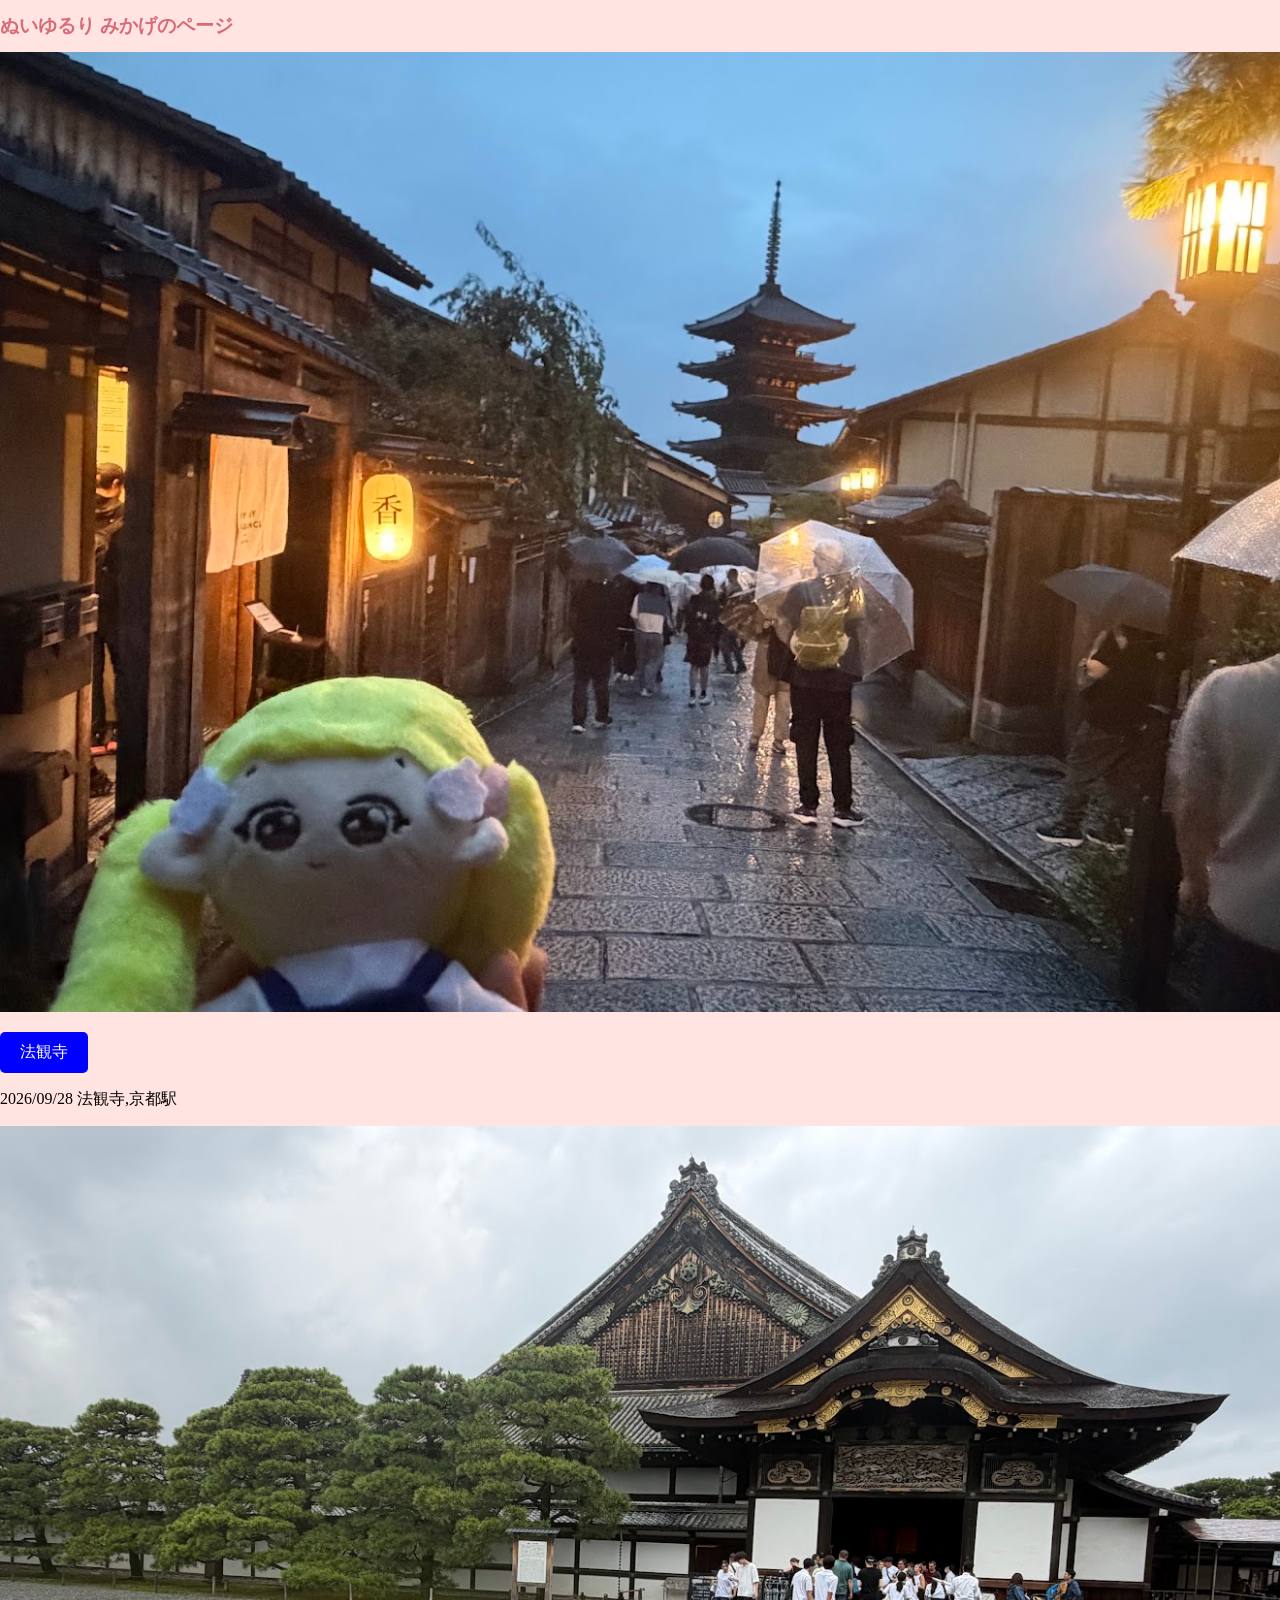
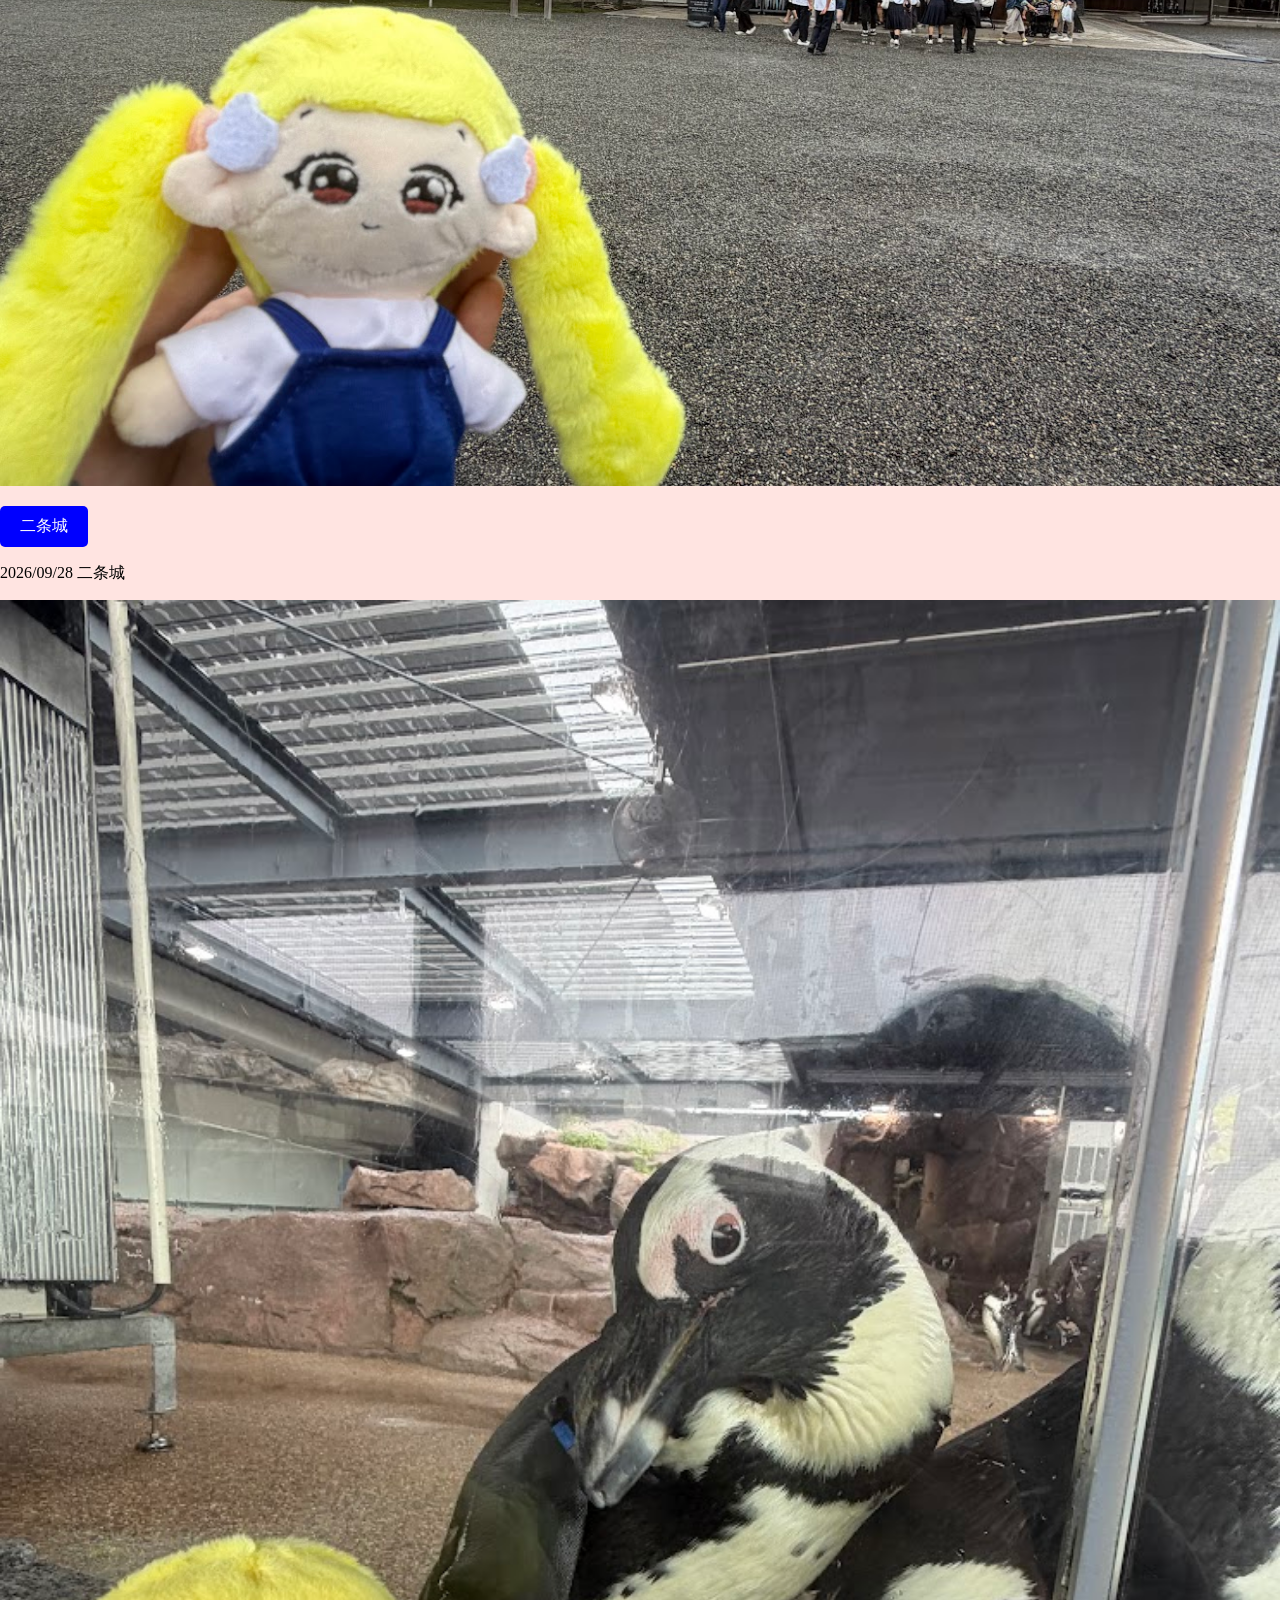
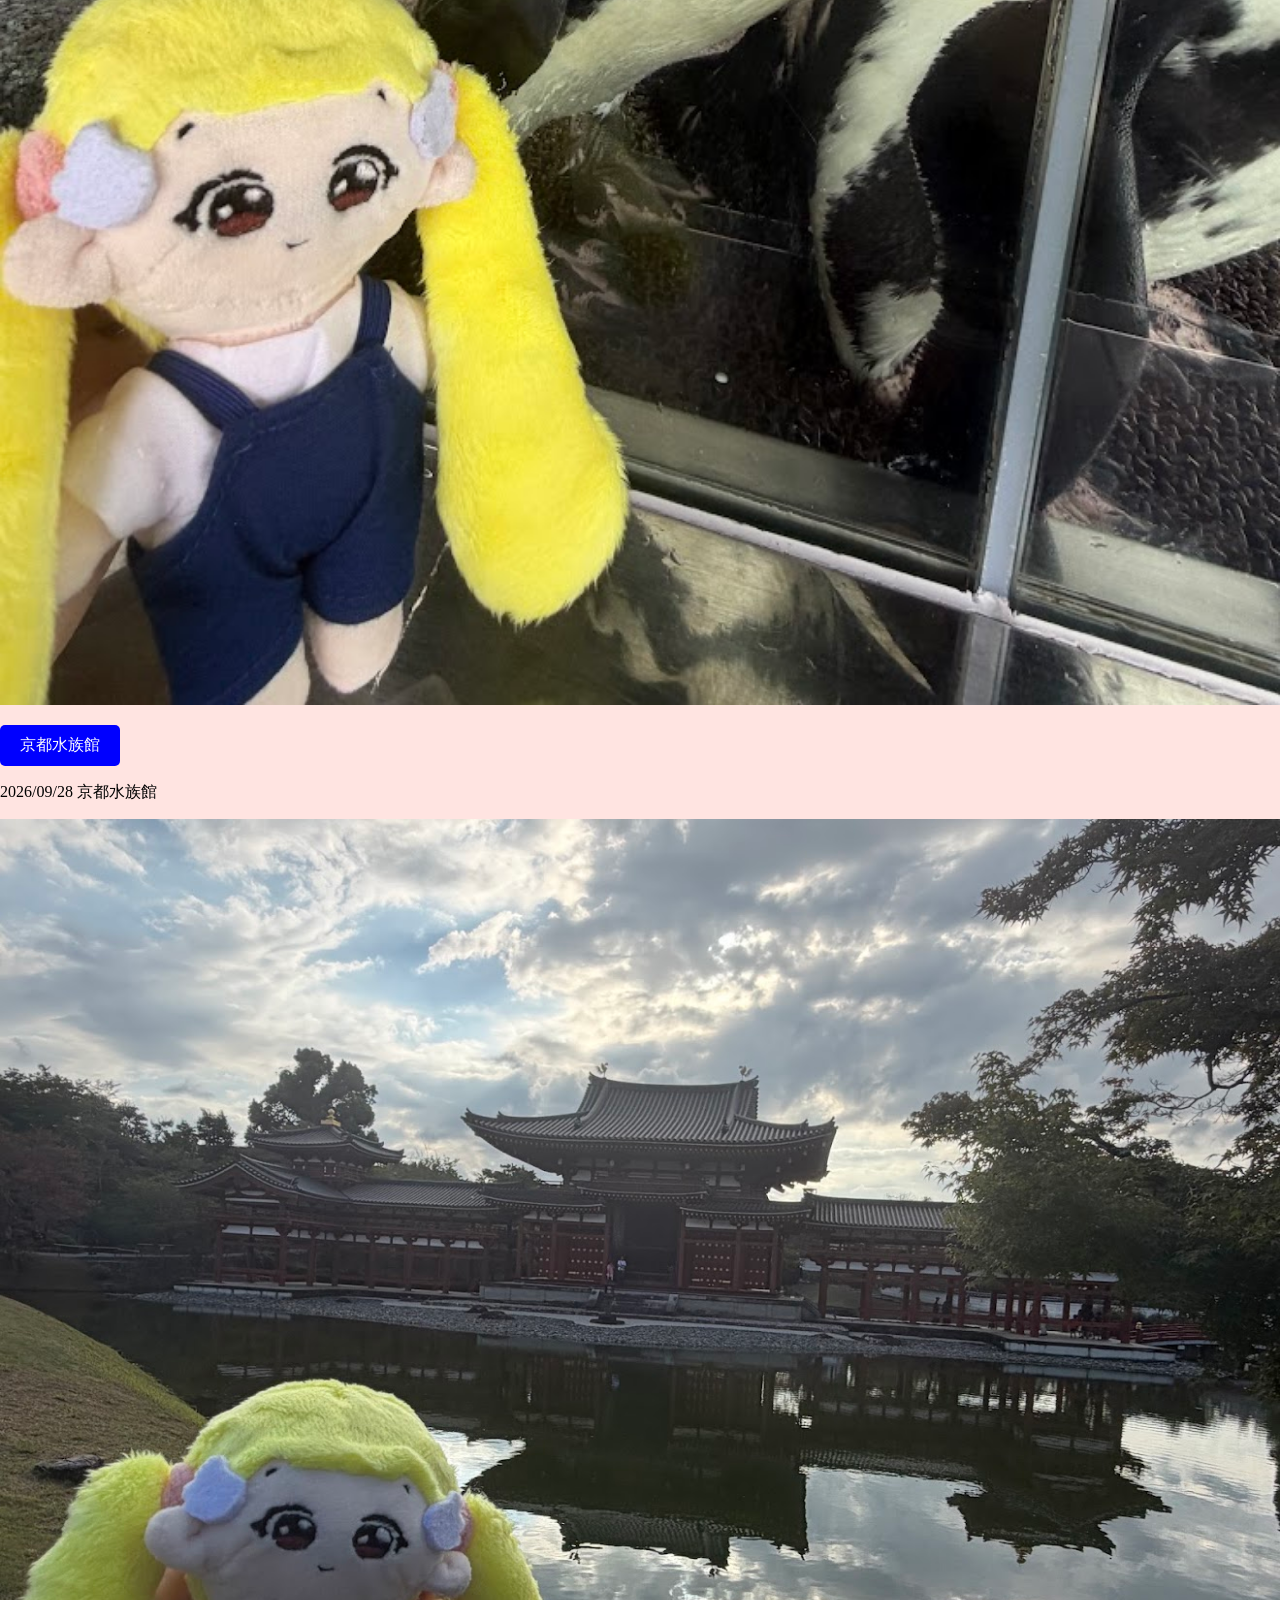
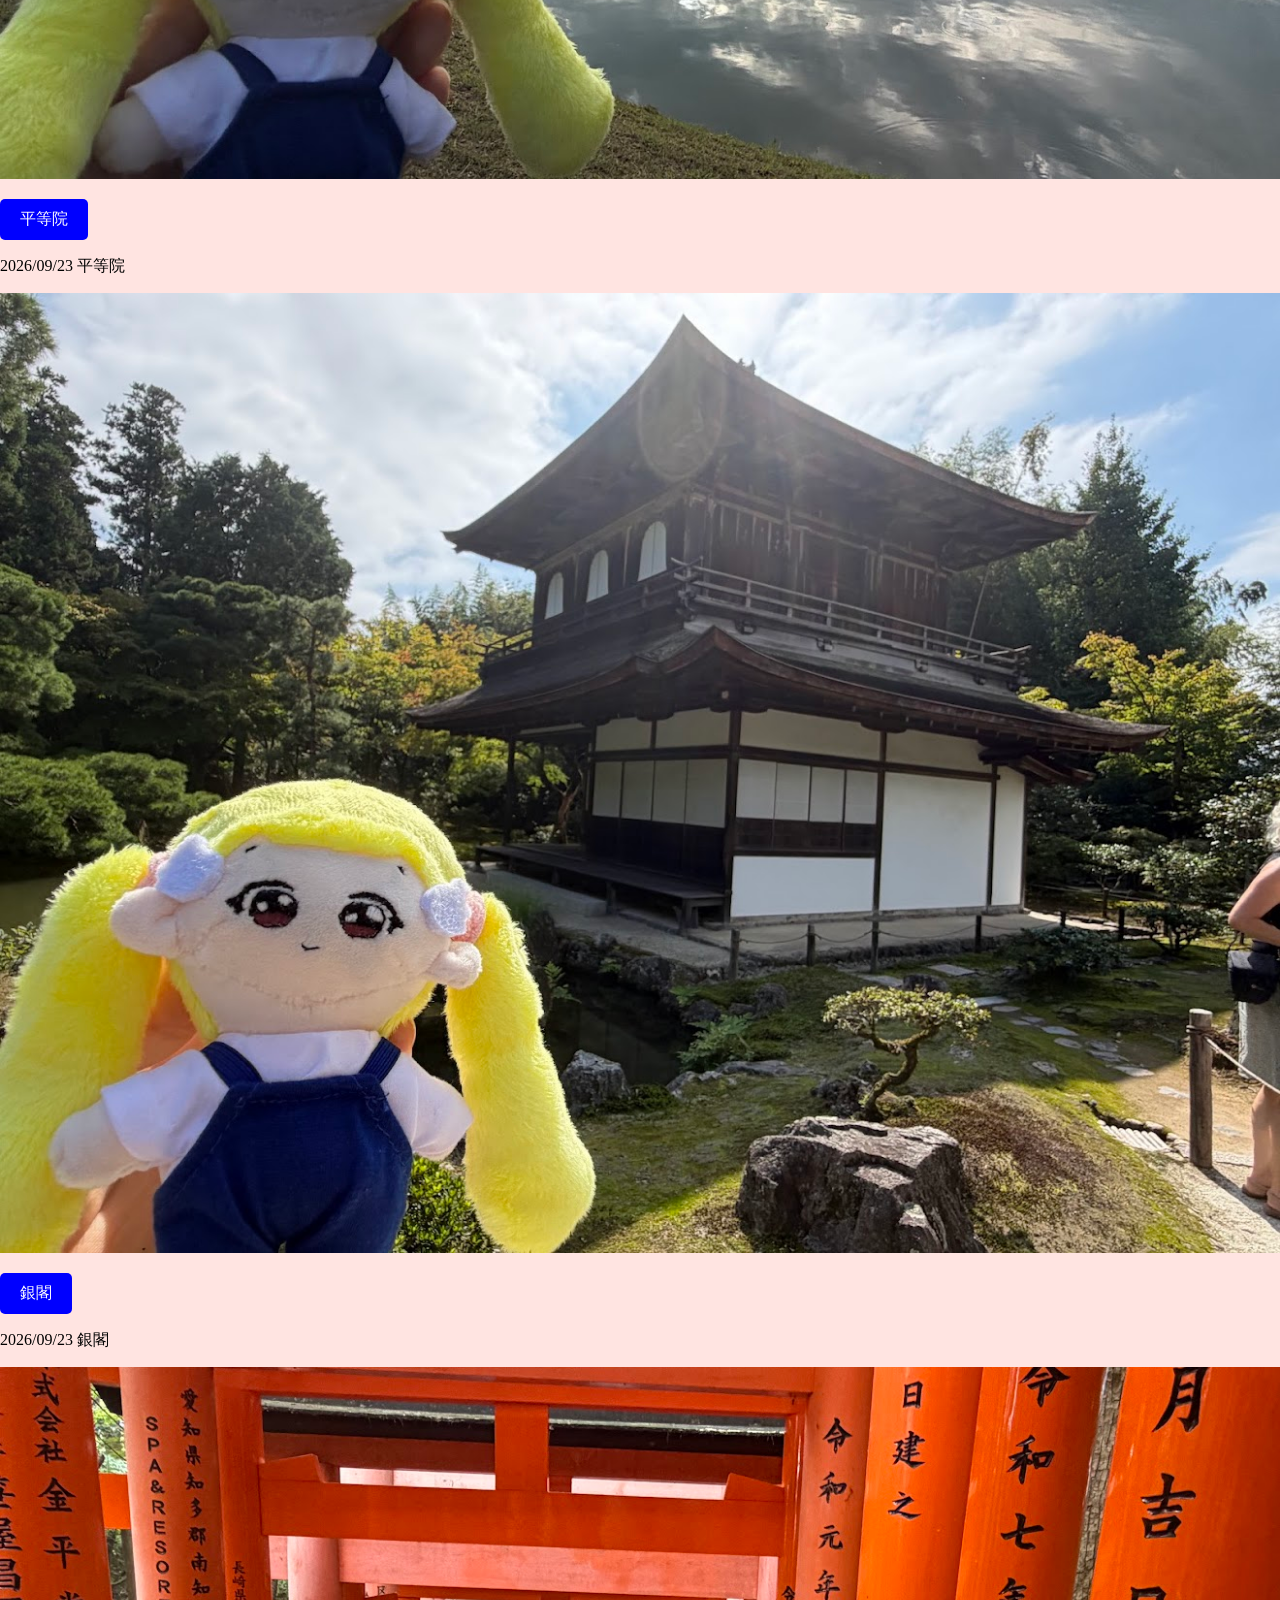
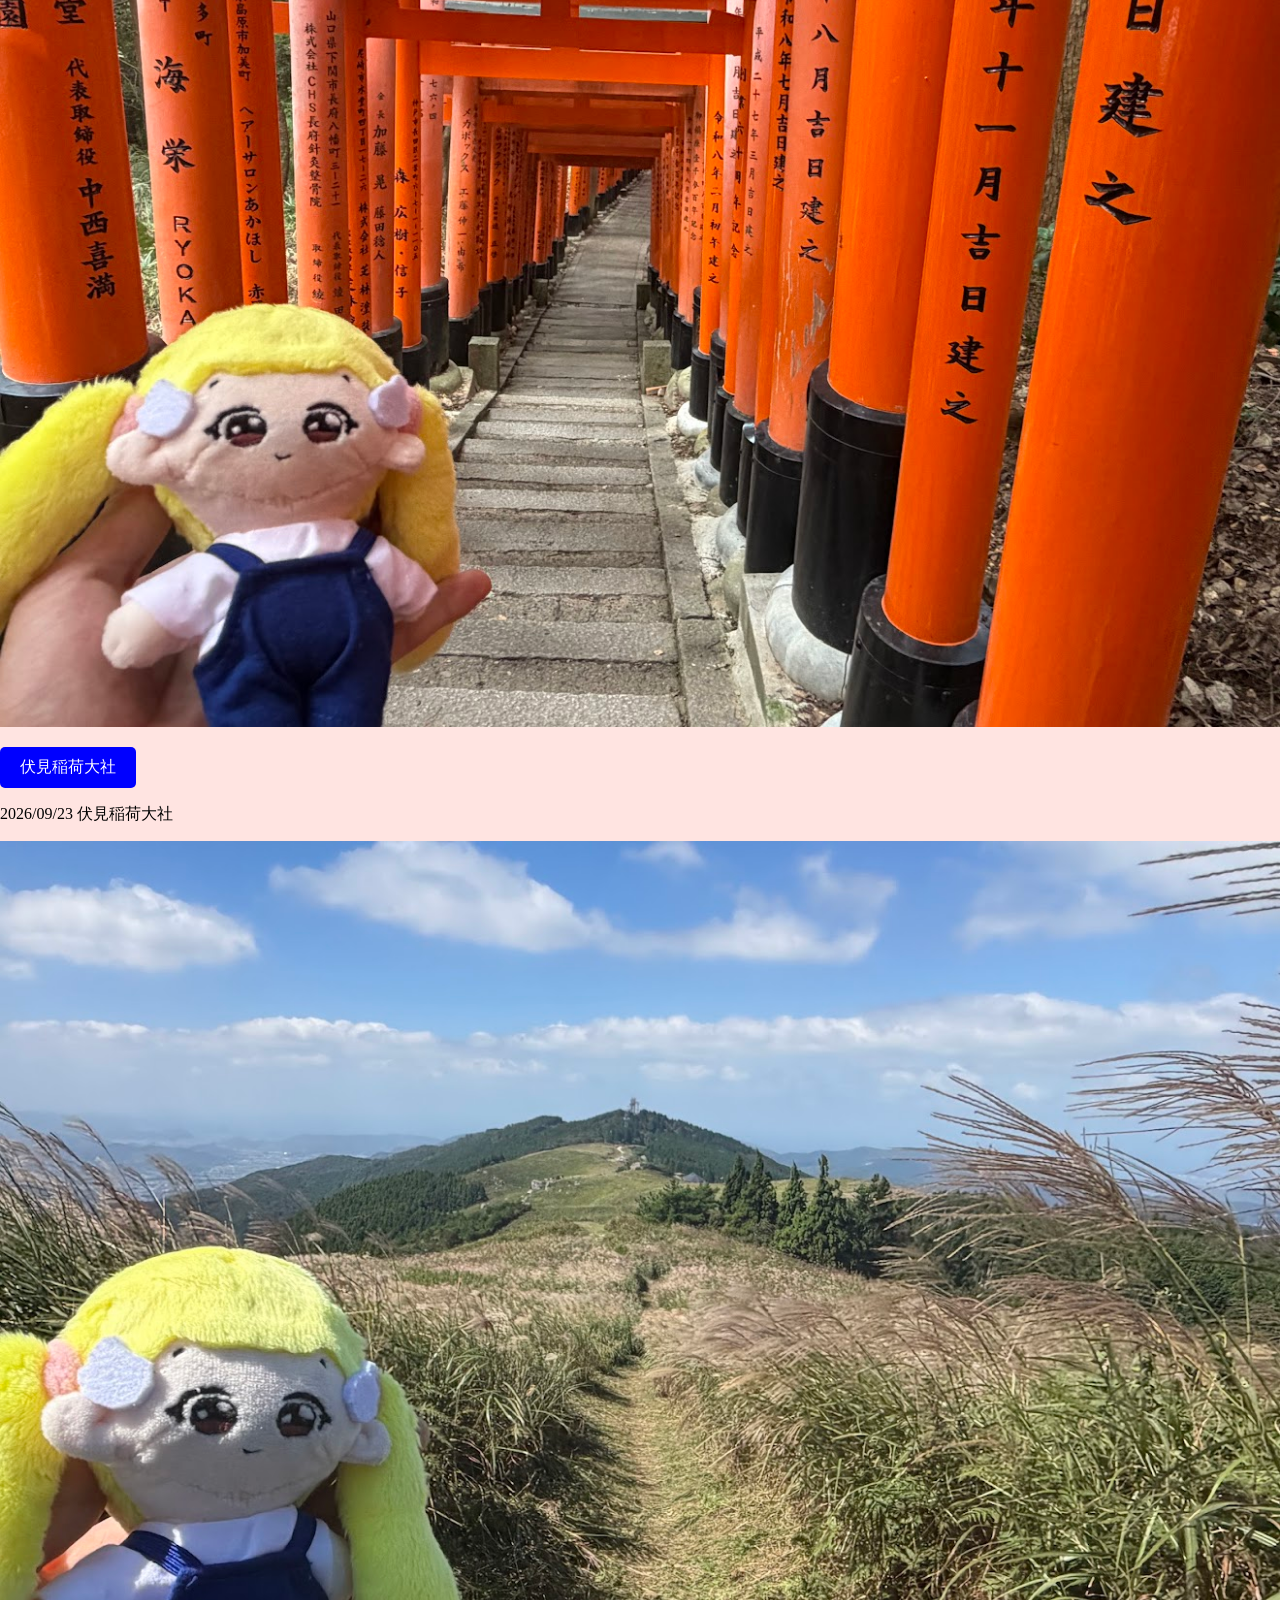
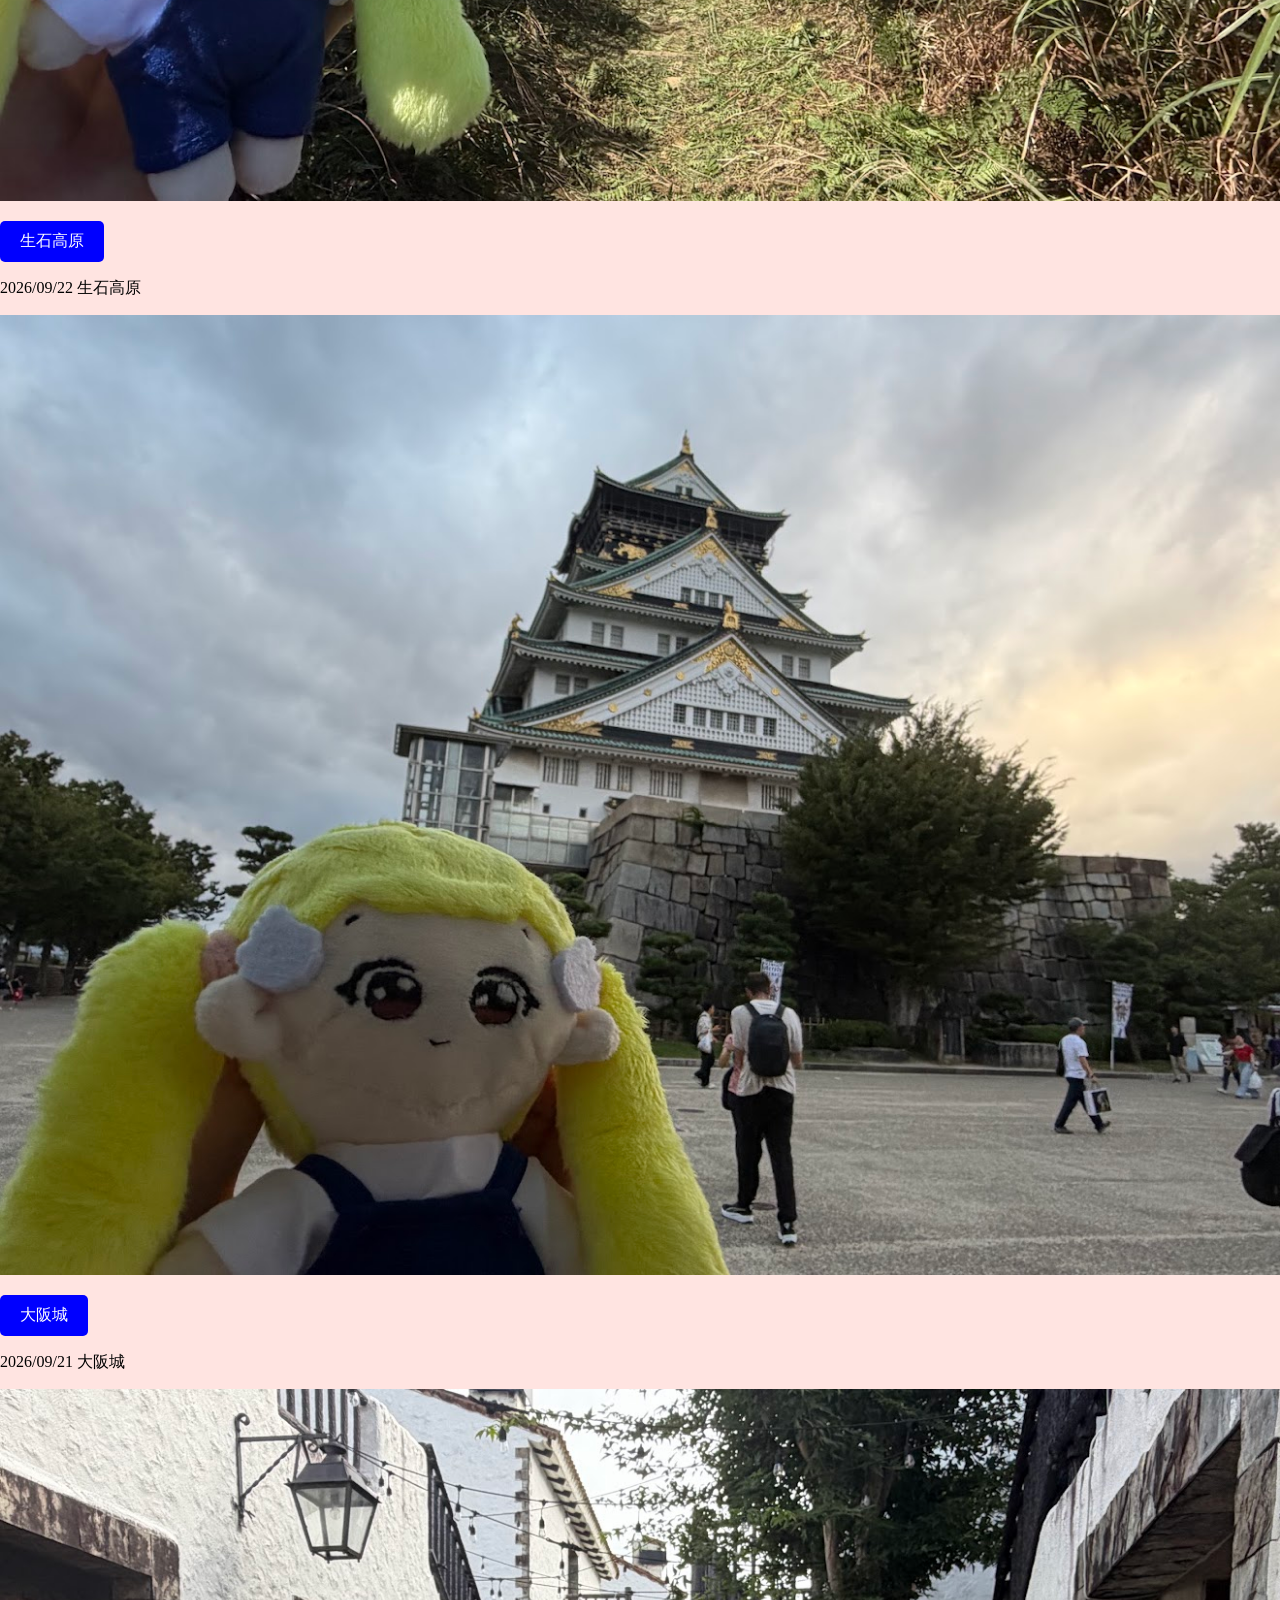
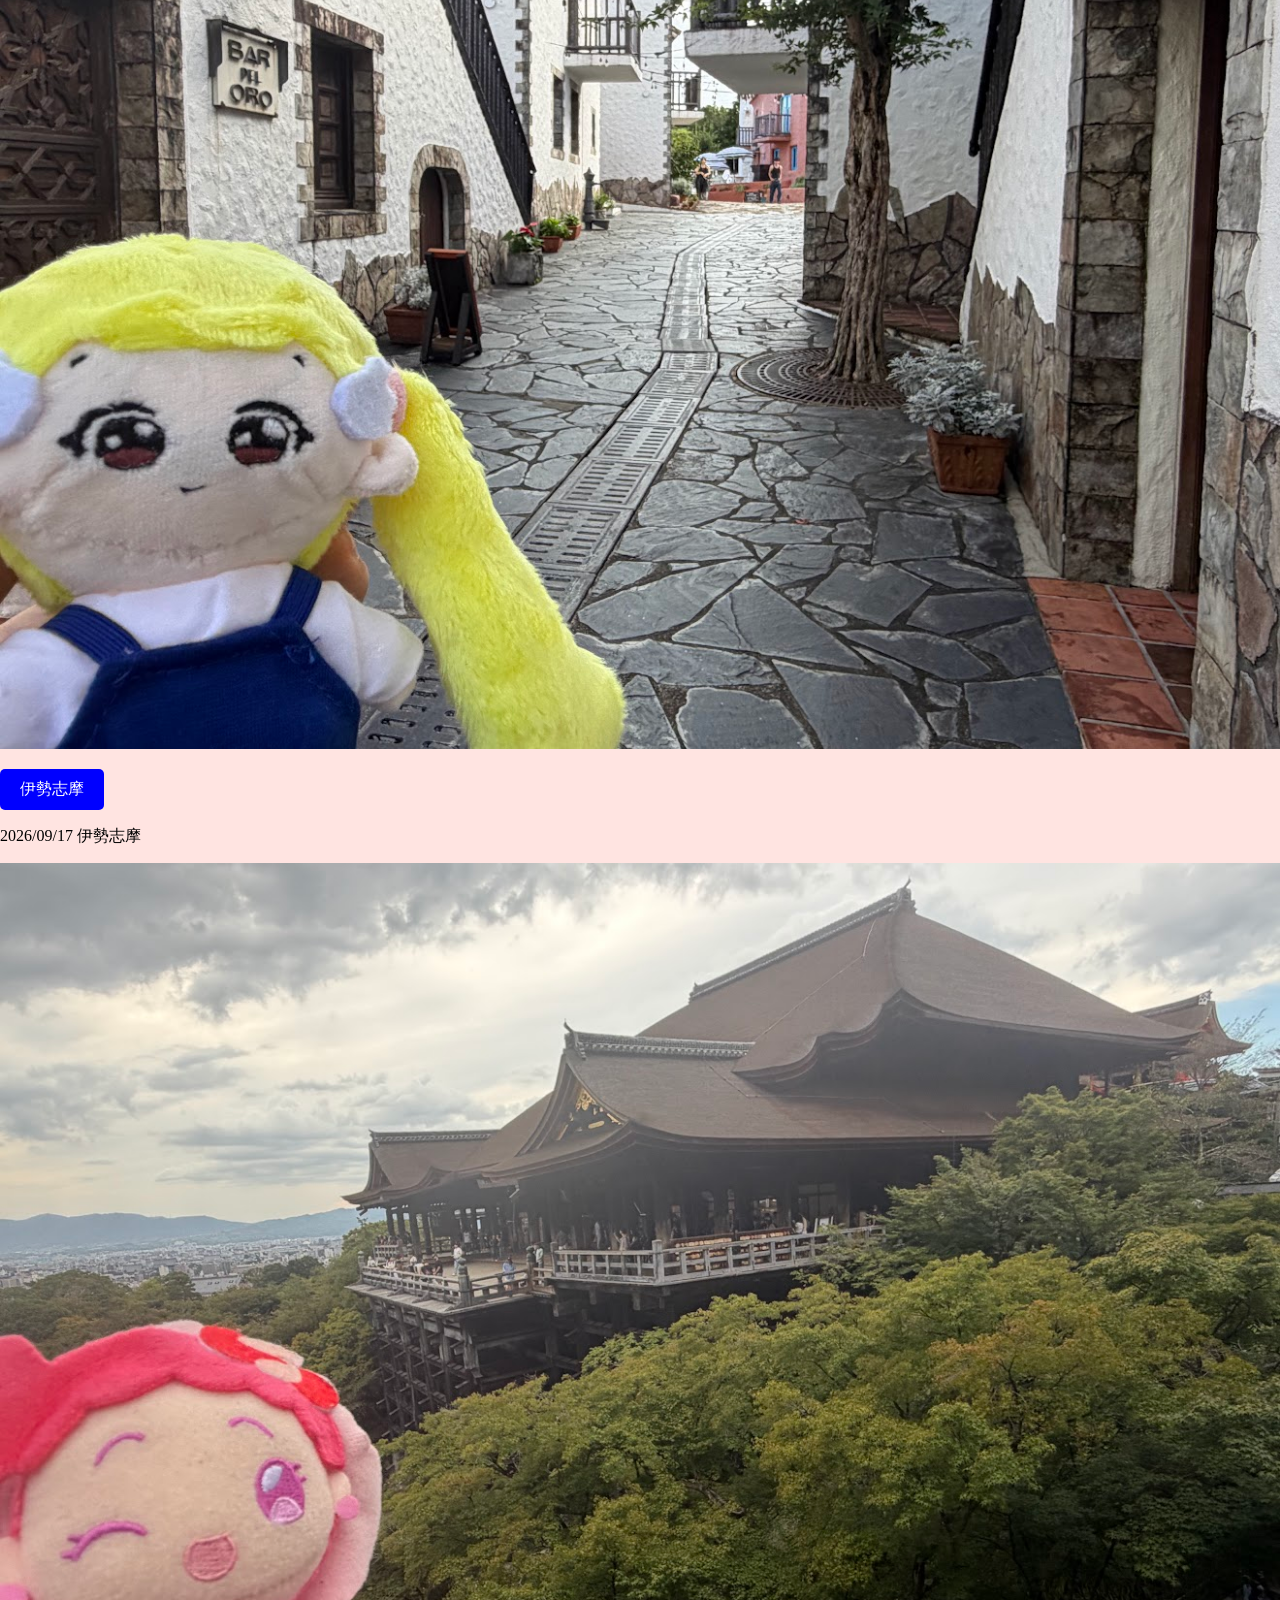
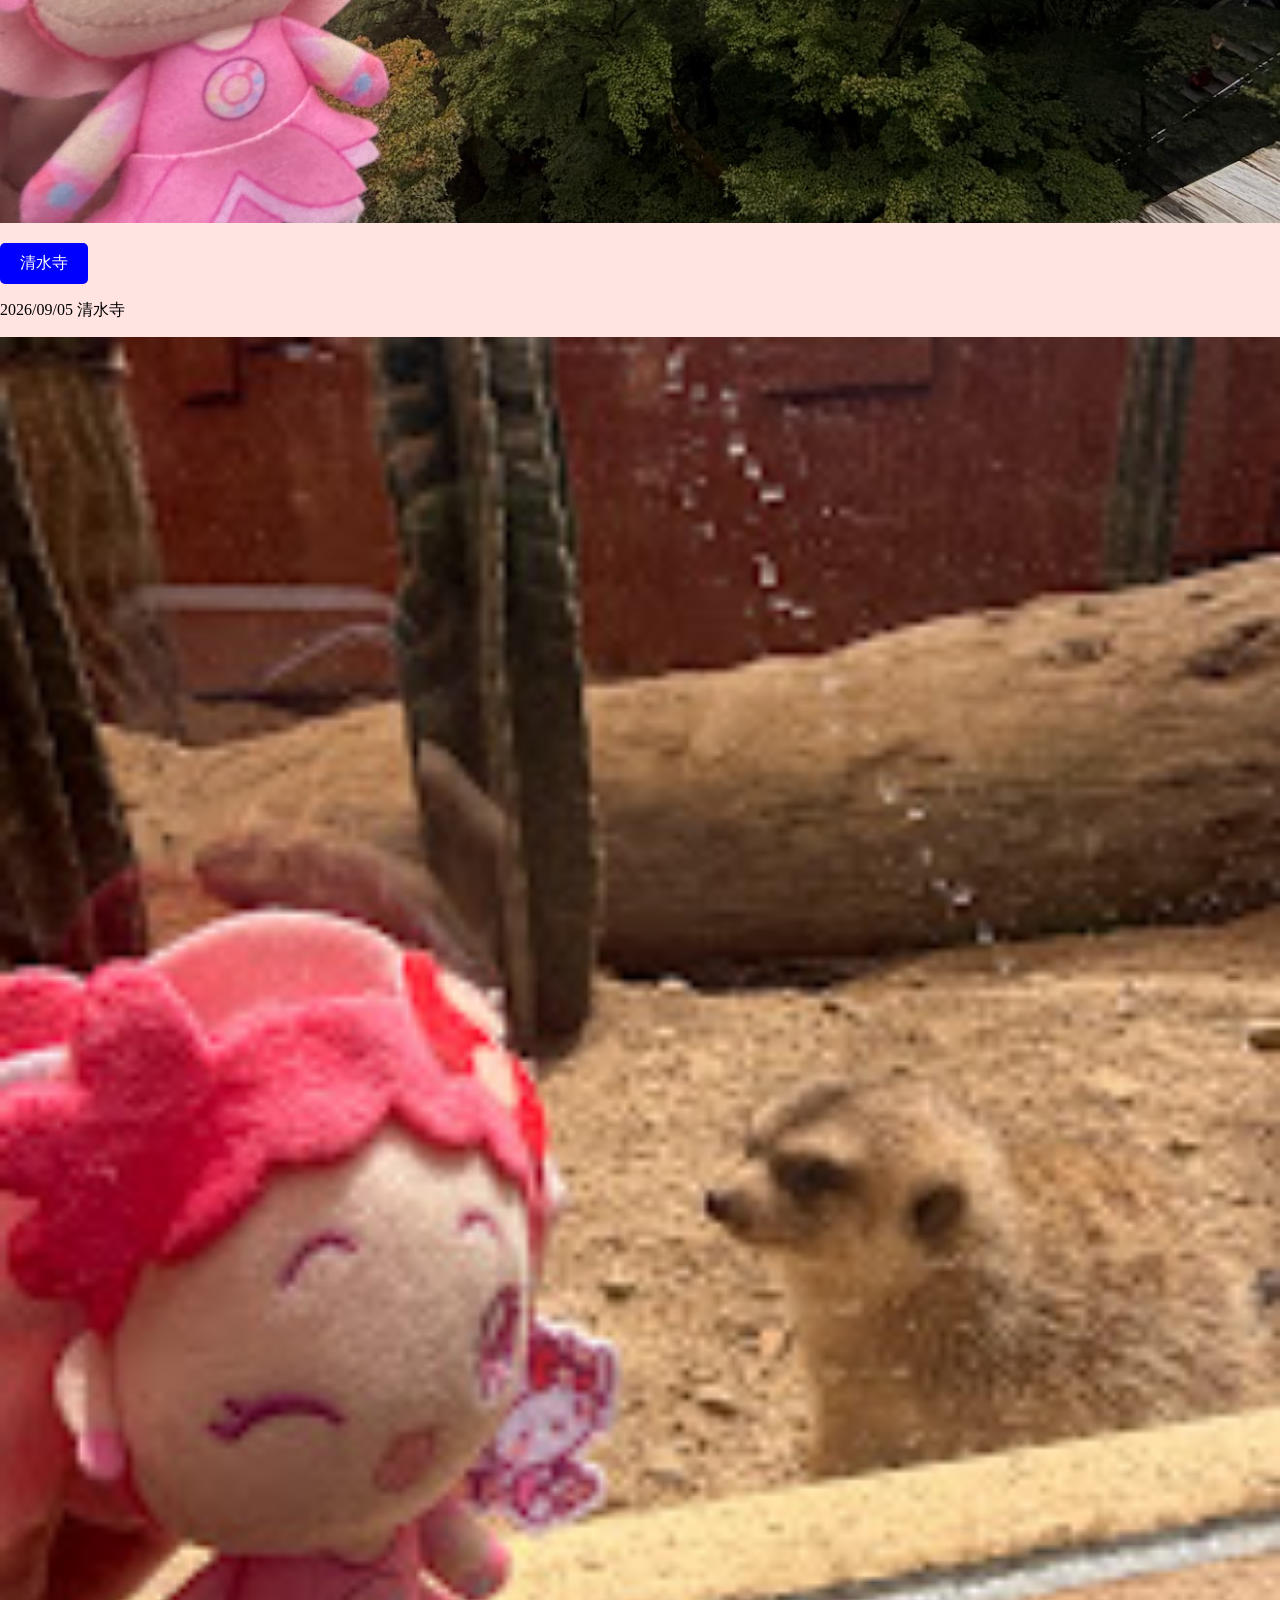
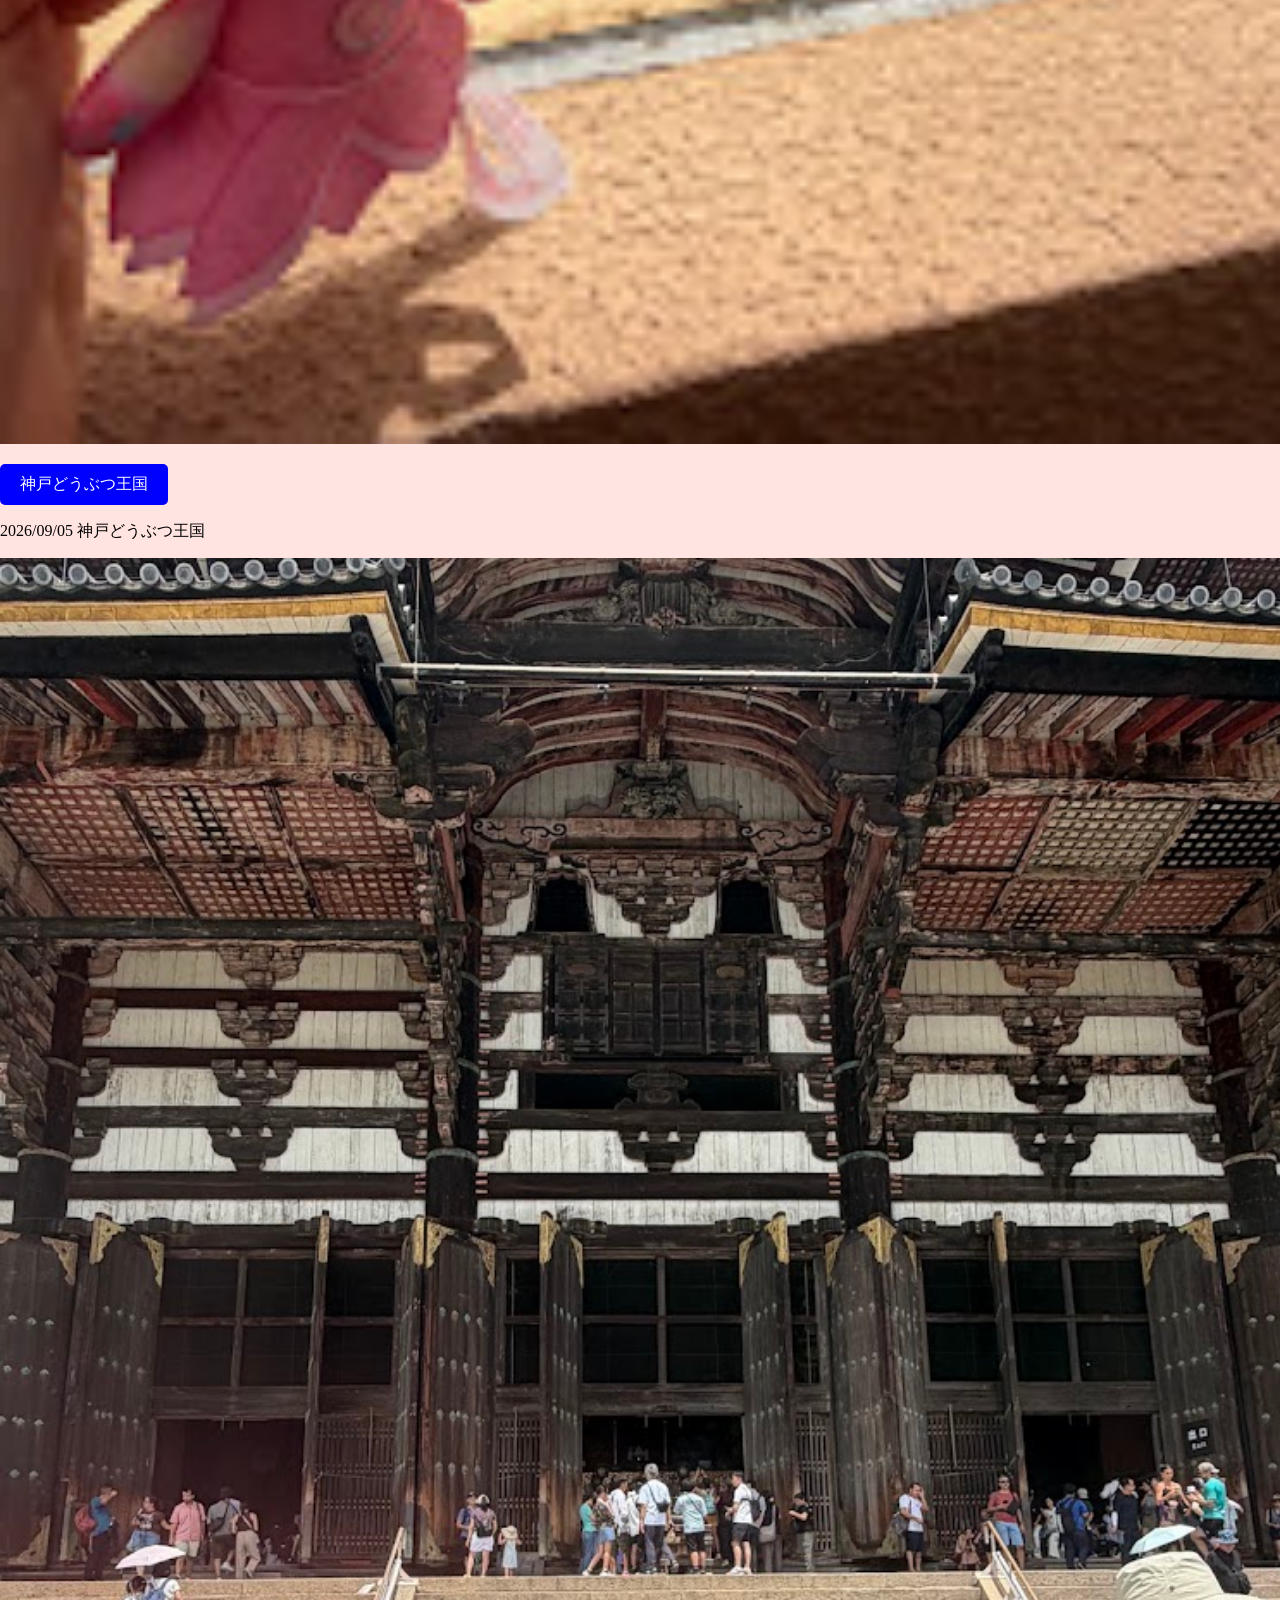
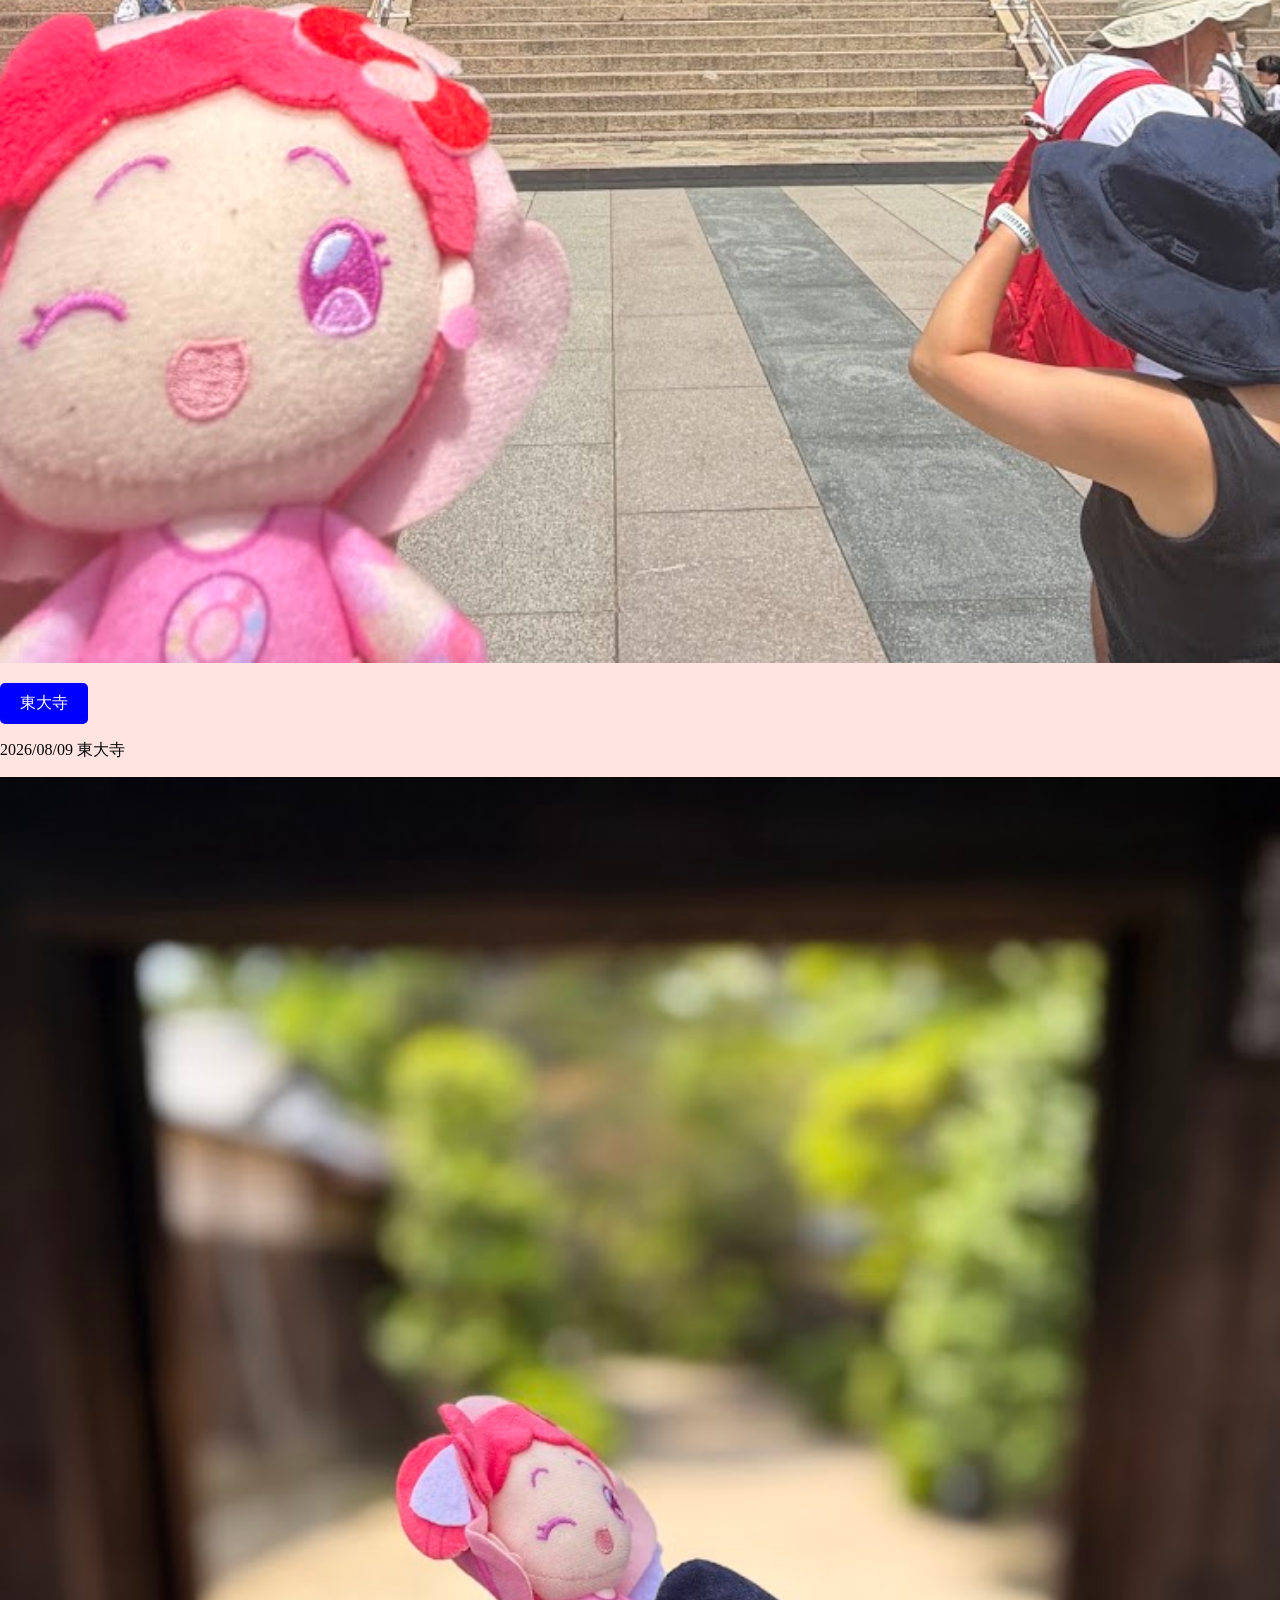
<file: index.html>
<!DOCTYPE html>
<html lang="ja">
<head>
    <meta charset="UTF-8">
    <meta name="viewport" content="width=device-width, initial-scale=1.0">
    <meta name="description" content="ぬいゆるり みかげ">
    <meta name="og:image" content="https://mikage-nuiyururi.github.io/-/%E9%8A%80%E9%96%A37.jpg">
    <link rel="stylesheet" href="styles.css" />
    <title>ぬいゆるり みかげのページ</title>
    <style>img{width:100%;max-width:100%;height:auto;}
           body{background-color:#ffe4e1;margin:0;min-height:100vh;}
    h1{font-size:1.2rem;color:#d86b76;font-family:"ヒラギノ明朝 ProN","Kiwi Maru",serif;}</style>
</head>
<body>
<h1>ぬいゆるり みかげのページ</h1>
<img src="法観寺25.jpg" alt="法観寺">
<p><a class="btn" href="hokanji.html">法観寺</a></p>
<p>2026/09/28 法観寺,京都駅</p> 
<img src="二条城4.jpg" alt="二条城">
<p><a class="btn" href="nijojo.html">二条城</a></p>
<p>2026/09/28 二条城</p> 
<img src="きょすい42.jpg" alt="京都水族館">
<p><a class="btn" href="kyotoaquarium.html">京都水族館</a></p>
<p>2026/09/28 京都水族館</p> 
<img src="平等院9.jpg" alt="平等院">
<p><a class="btn" href="byoudouin.html">平等院</a></p>
<p>2026/09/23 平等院</p> 
<img src="銀閣7.jpg" alt="銀閣">
<p><a class="btn" href="ginkaku.html">銀閣</a></p>
<p>2026/09/23 銀閣</p> 
<img src="伏見36.jpg" alt="伏見">
<p><a class="btn" href="hushimi.html">伏見稲荷大社</a></p>
<p>2026/09/23 伏見稲荷大社</p> 
<img src="生石35.jpg" alt="生石高原">
<p><a class="btn" href="oishi.html">生石高原</a></p>
<p>2026/09/22 生石高原</p> 
<img src="大阪城24.jpg" alt="大阪城">
<p><a class="btn" href="osakajo.html">大阪城</a></p>
<p>2026/09/21 大阪城</p>    
<img src="志摩40.jpg" alt="志摩">
<p><a class="btn"href="shima.html">伊勢志摩</a></p>
<p>2026/09/17 伊勢志摩</p>   
<img src="清水寺どれみ.jpg" alt="清水寺どれみ">
<p><a class="btn" href="kiyomizu.html">清水寺</a></p>
<p>2026/09/05 清水寺</p>
<img src="神戸どうぶつ1.jpg"alt="神戸どうぶつ1">
<p><a class="btn" href="kobeanimal.html">神戸どうぶつ王国</a></p>
<p>2026/09/05 神戸どうぶつ王国</p>
<img src="奈良13.jpg"alt="奈良">
<p><a class="btn" href="toudaizi.html">東大寺</a></p>
<p>2026/08/09 東大寺</p>
<img src="西尾1.jpg"alt="西尾">
<p><a class="btn" href="nishio.html">西尾</a></p>
<p>2026/06/13 2026/06/14 西尾</p>


</body>
</html>
</file>
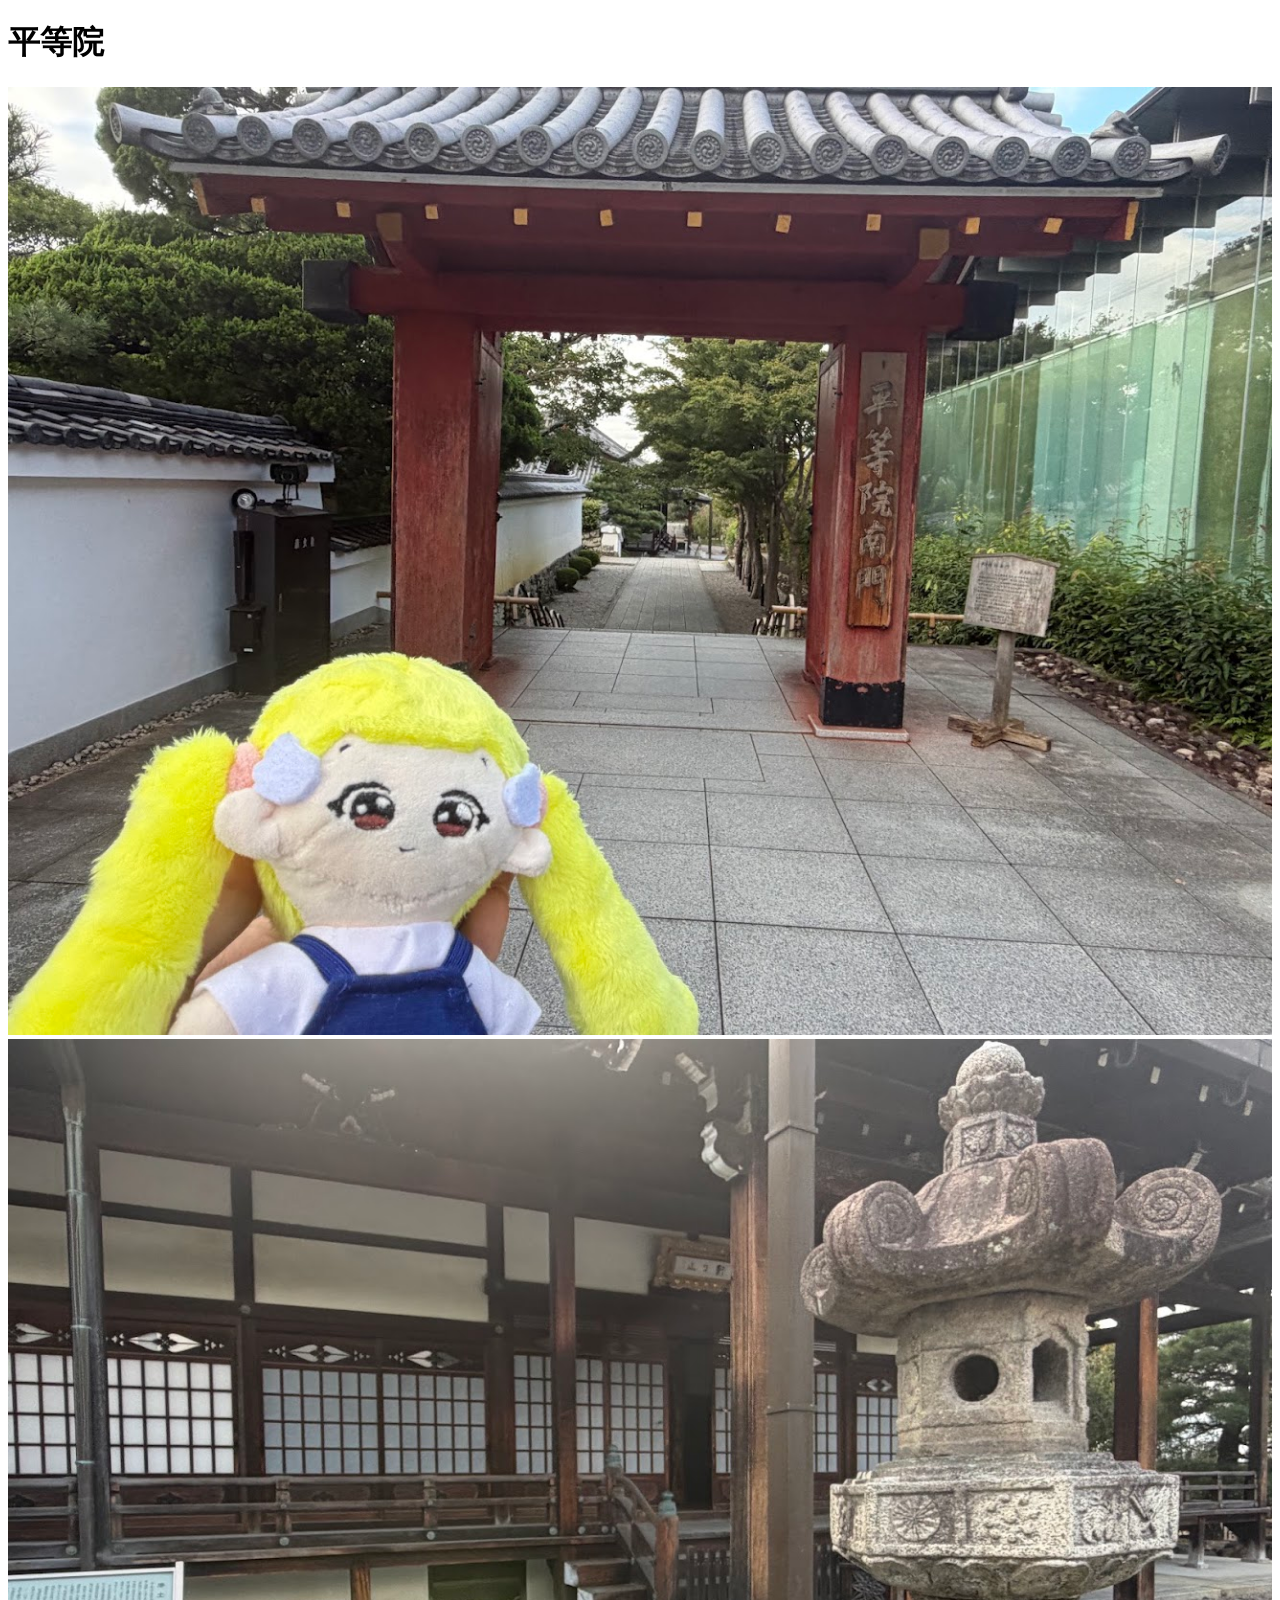
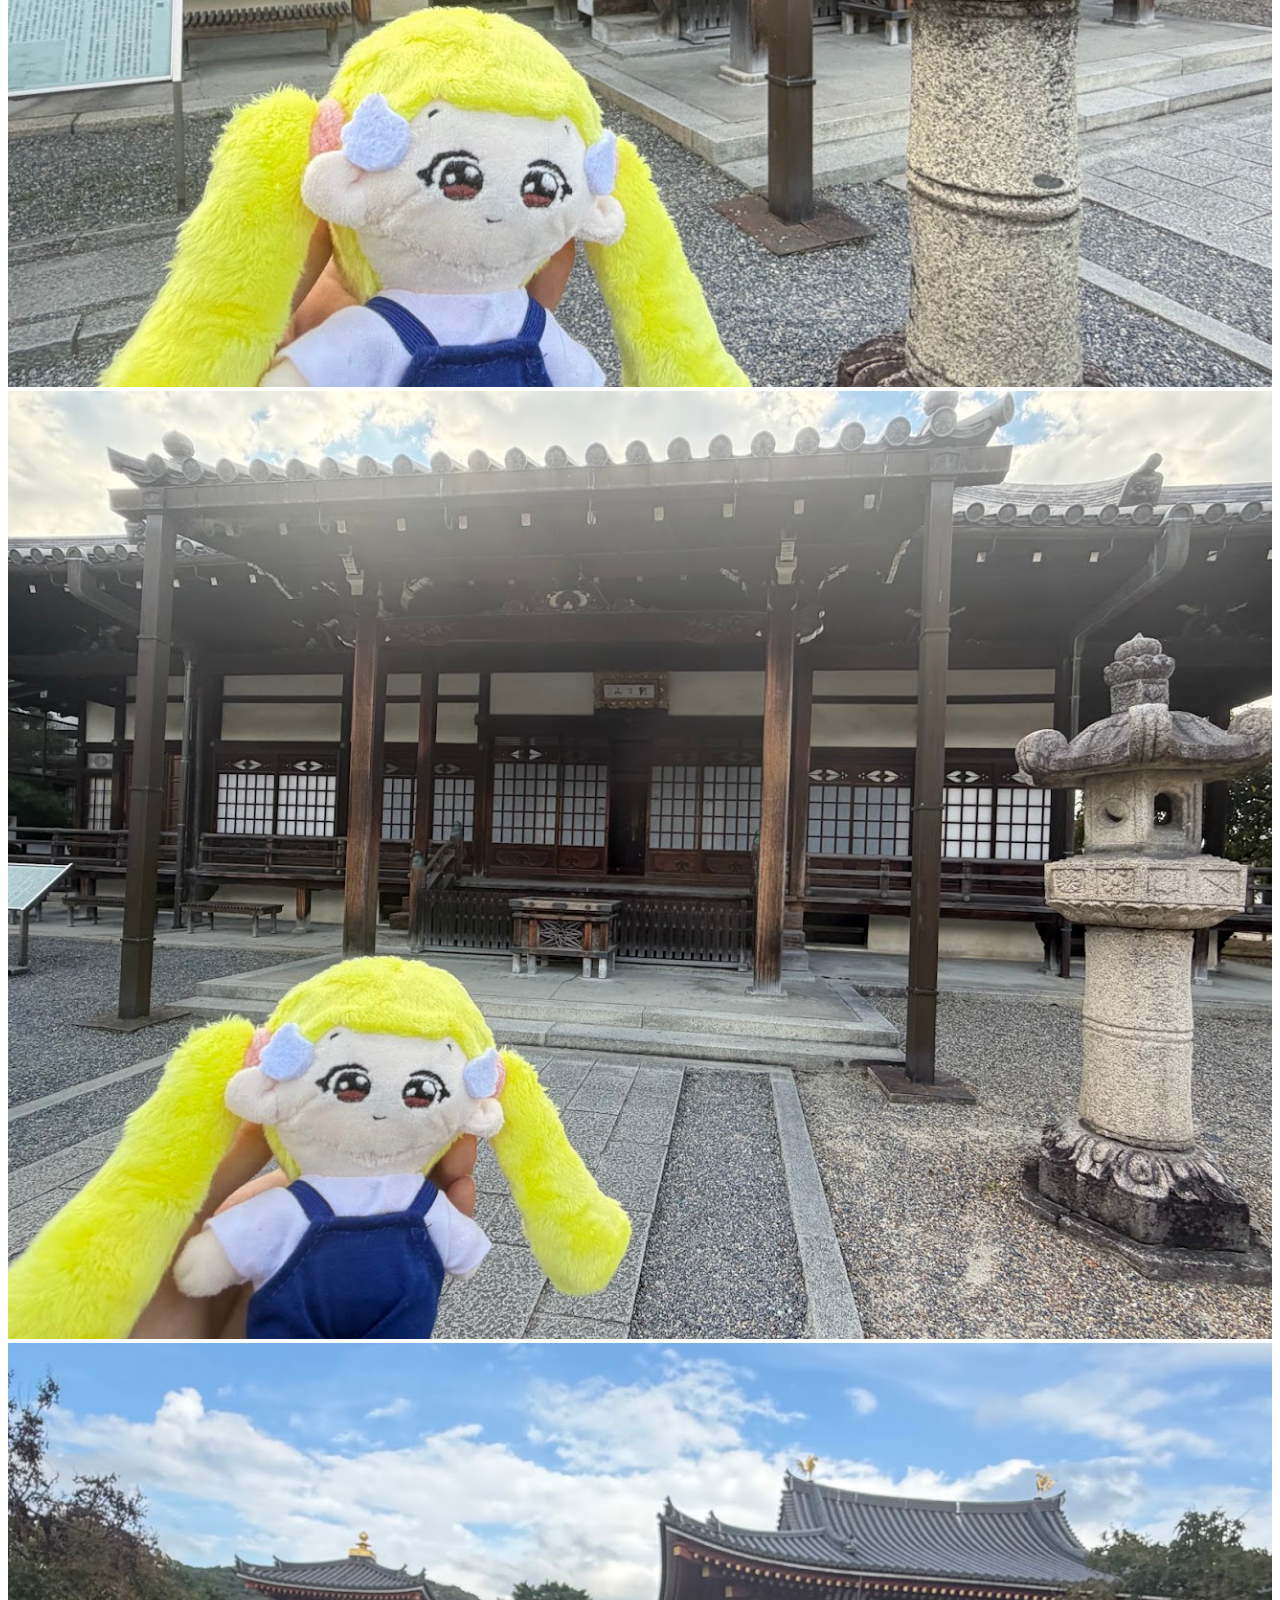
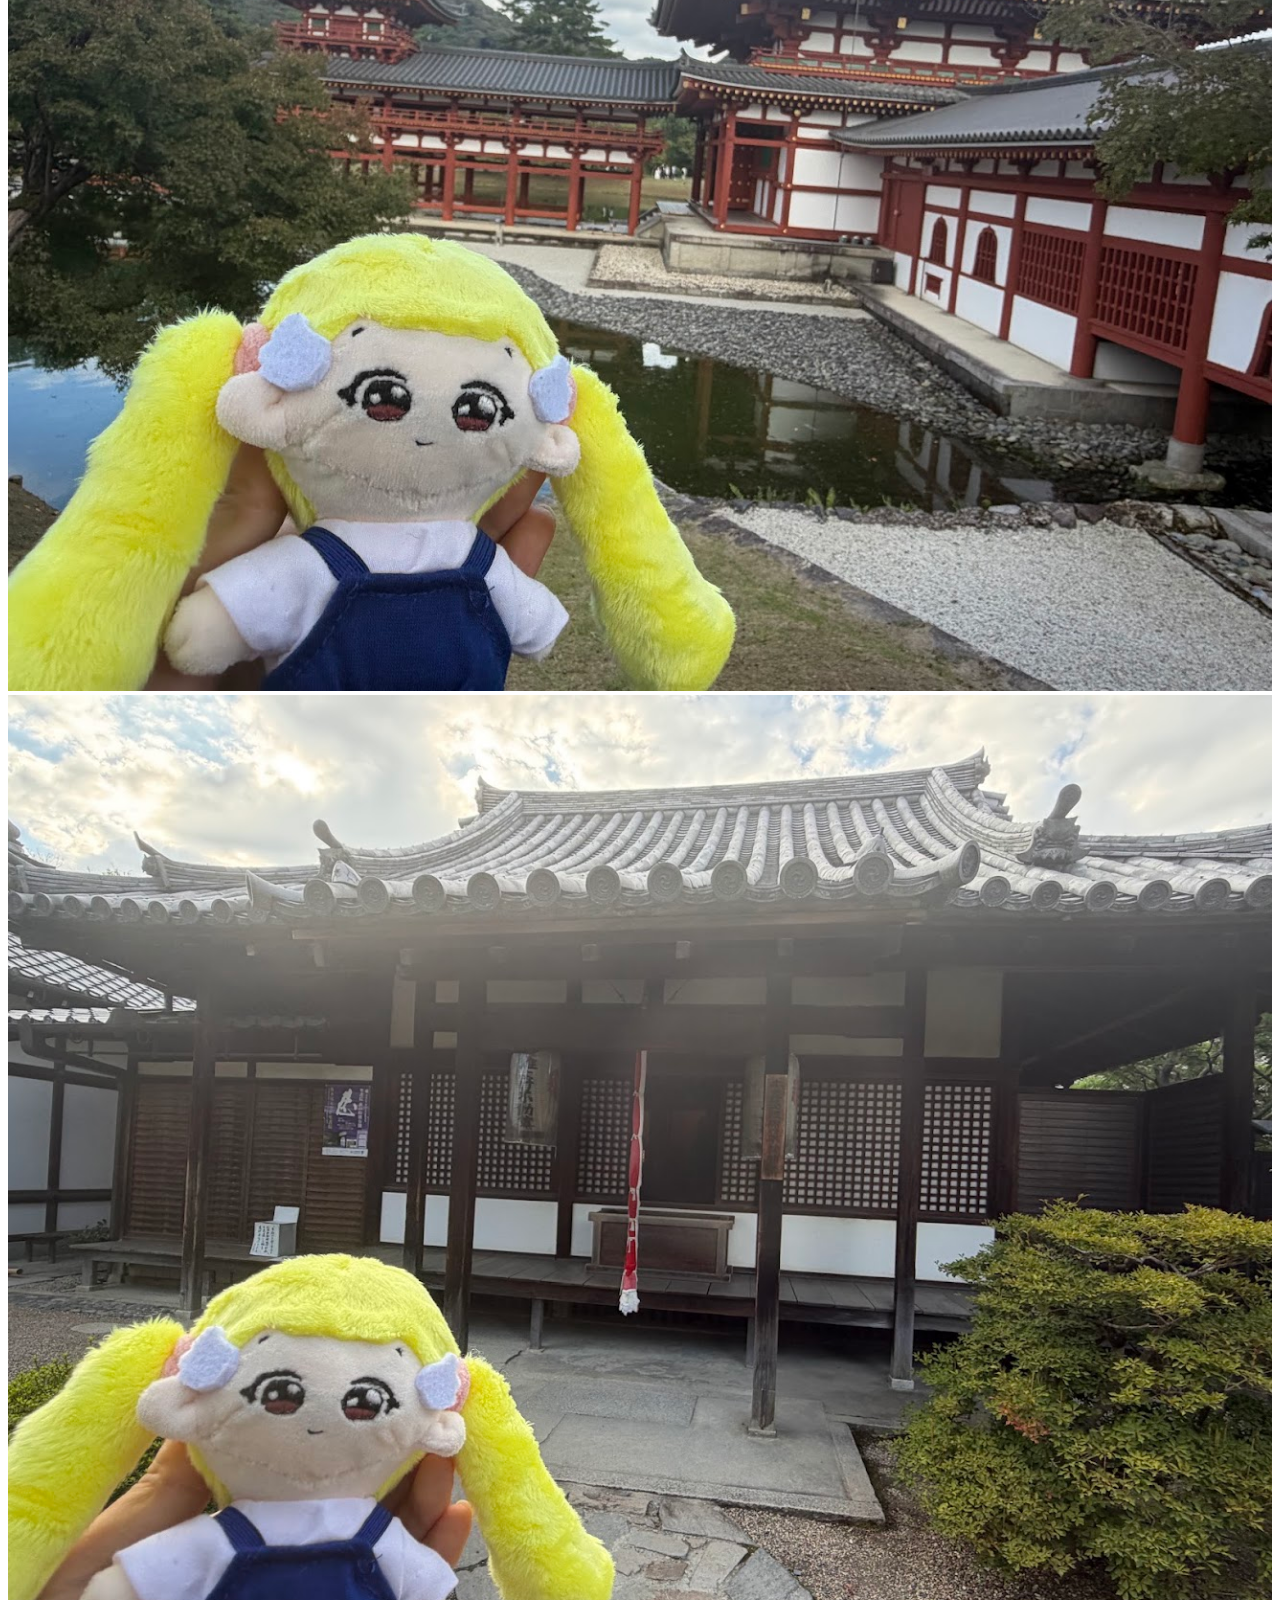
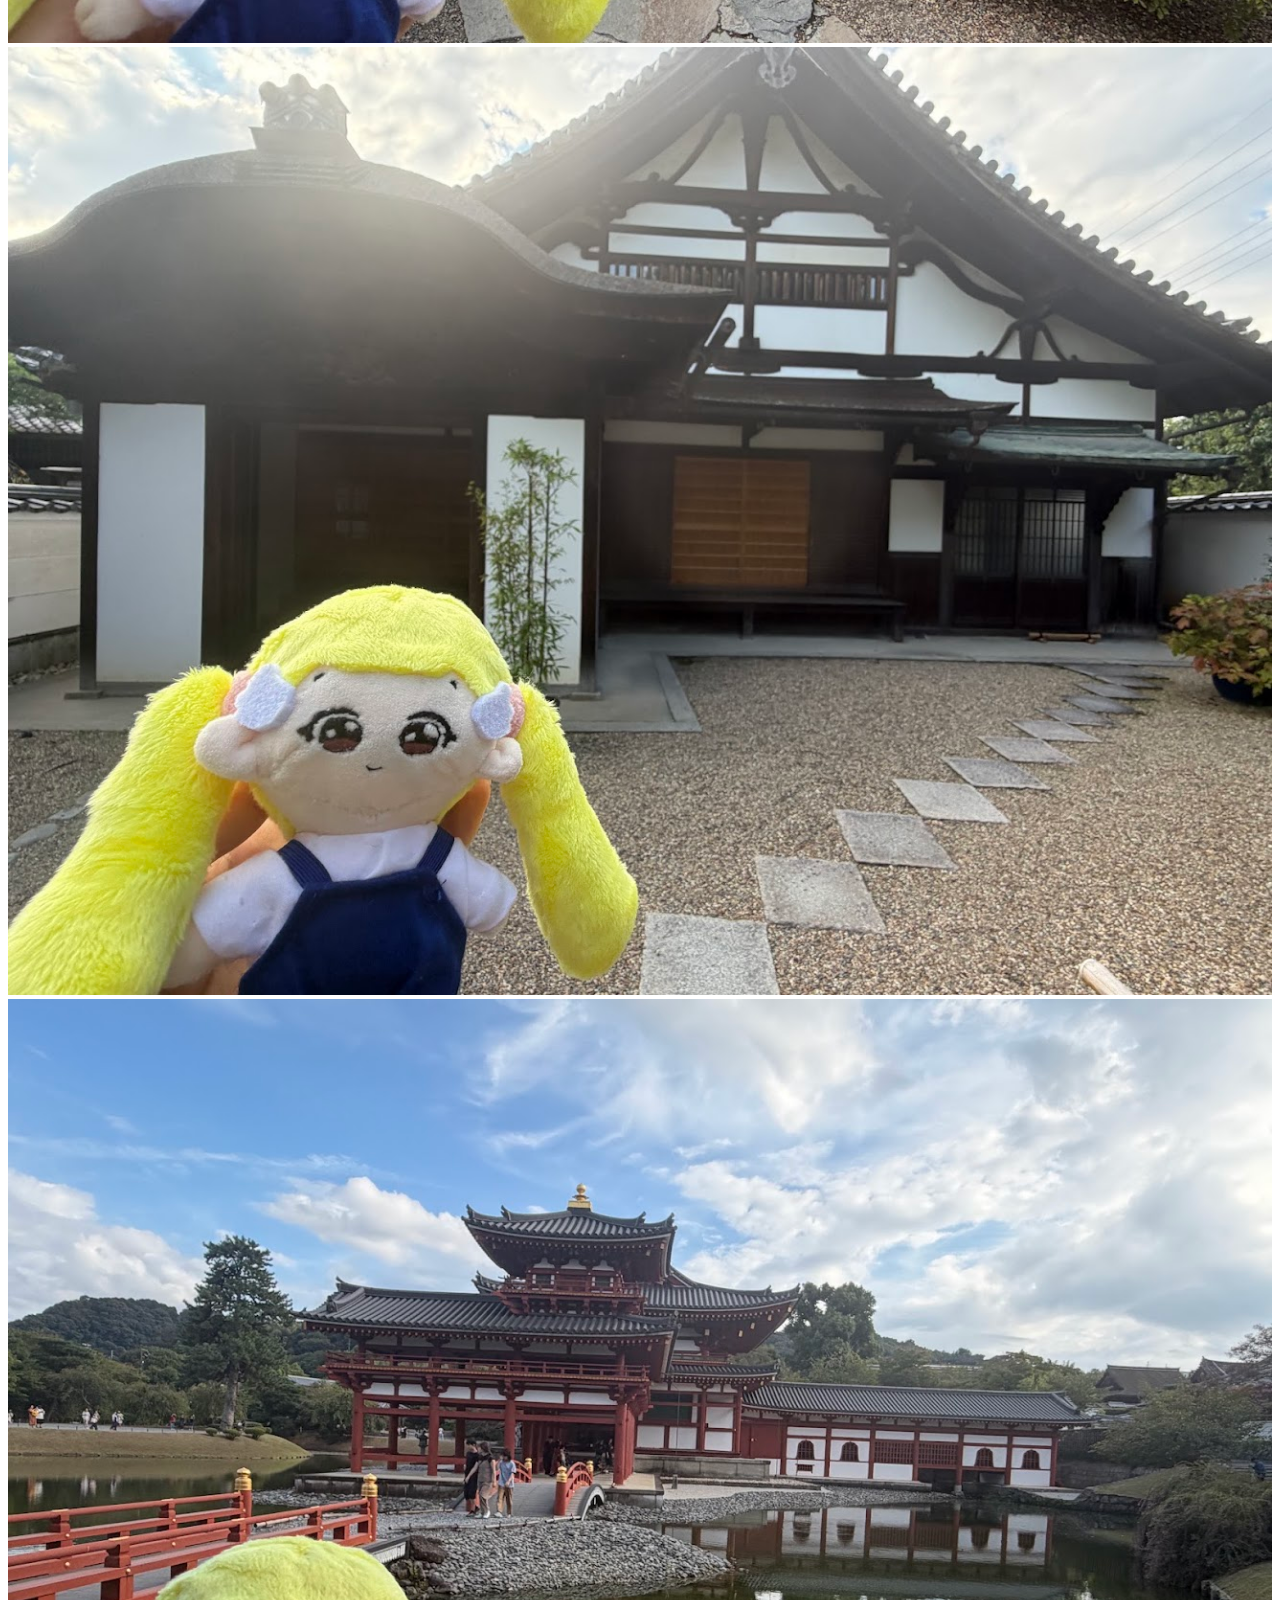
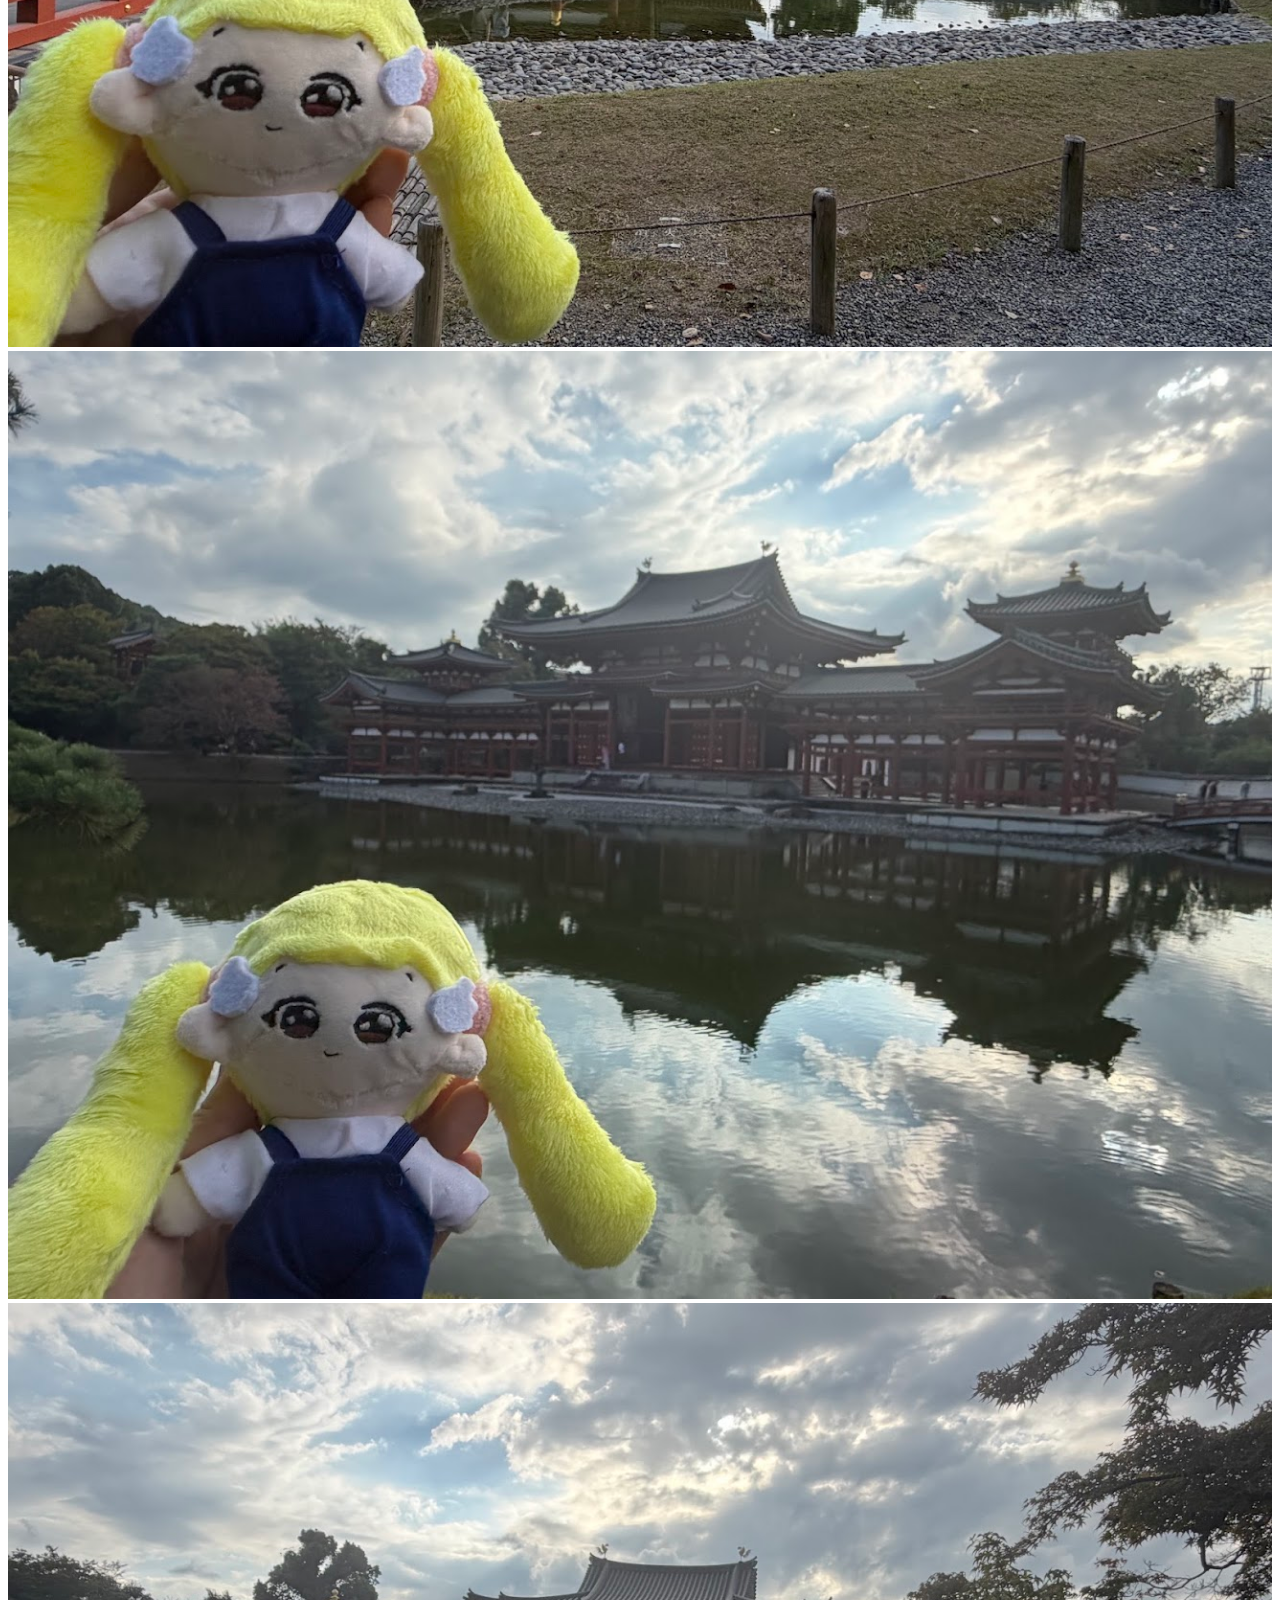
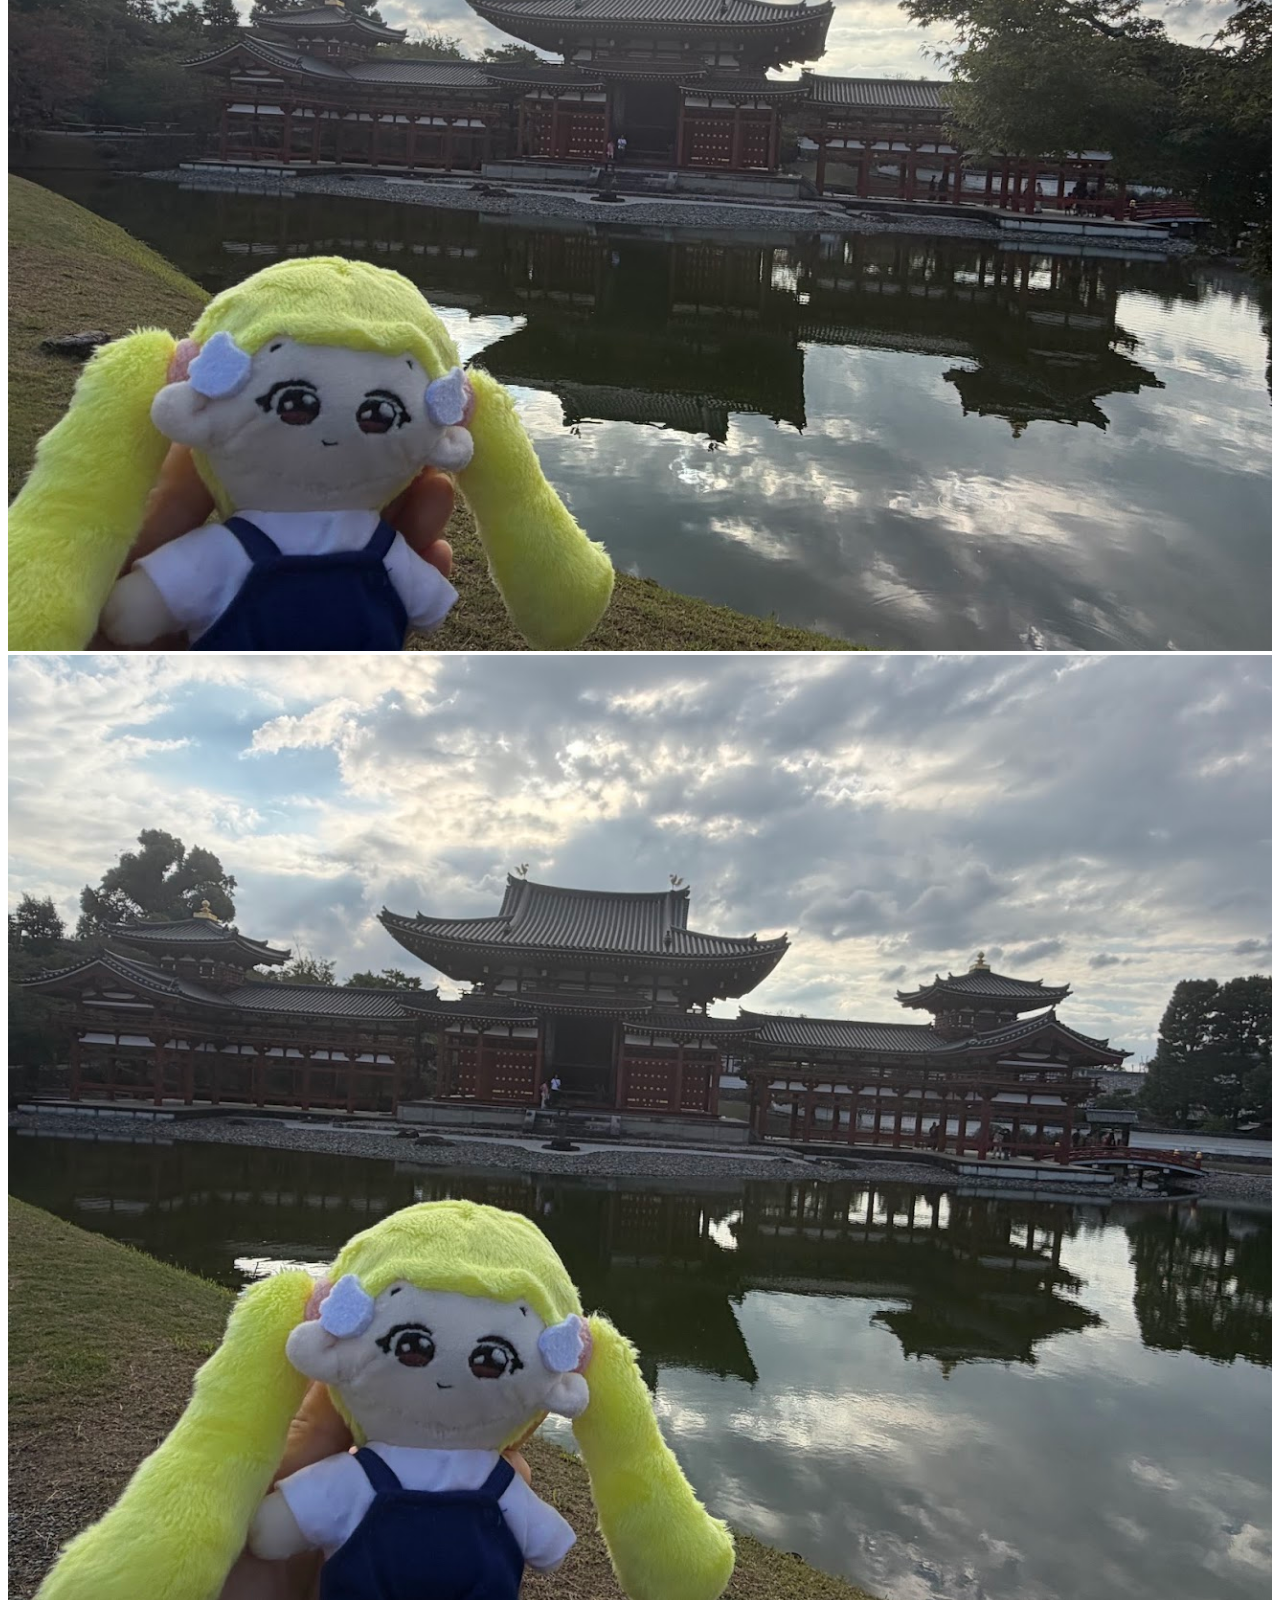
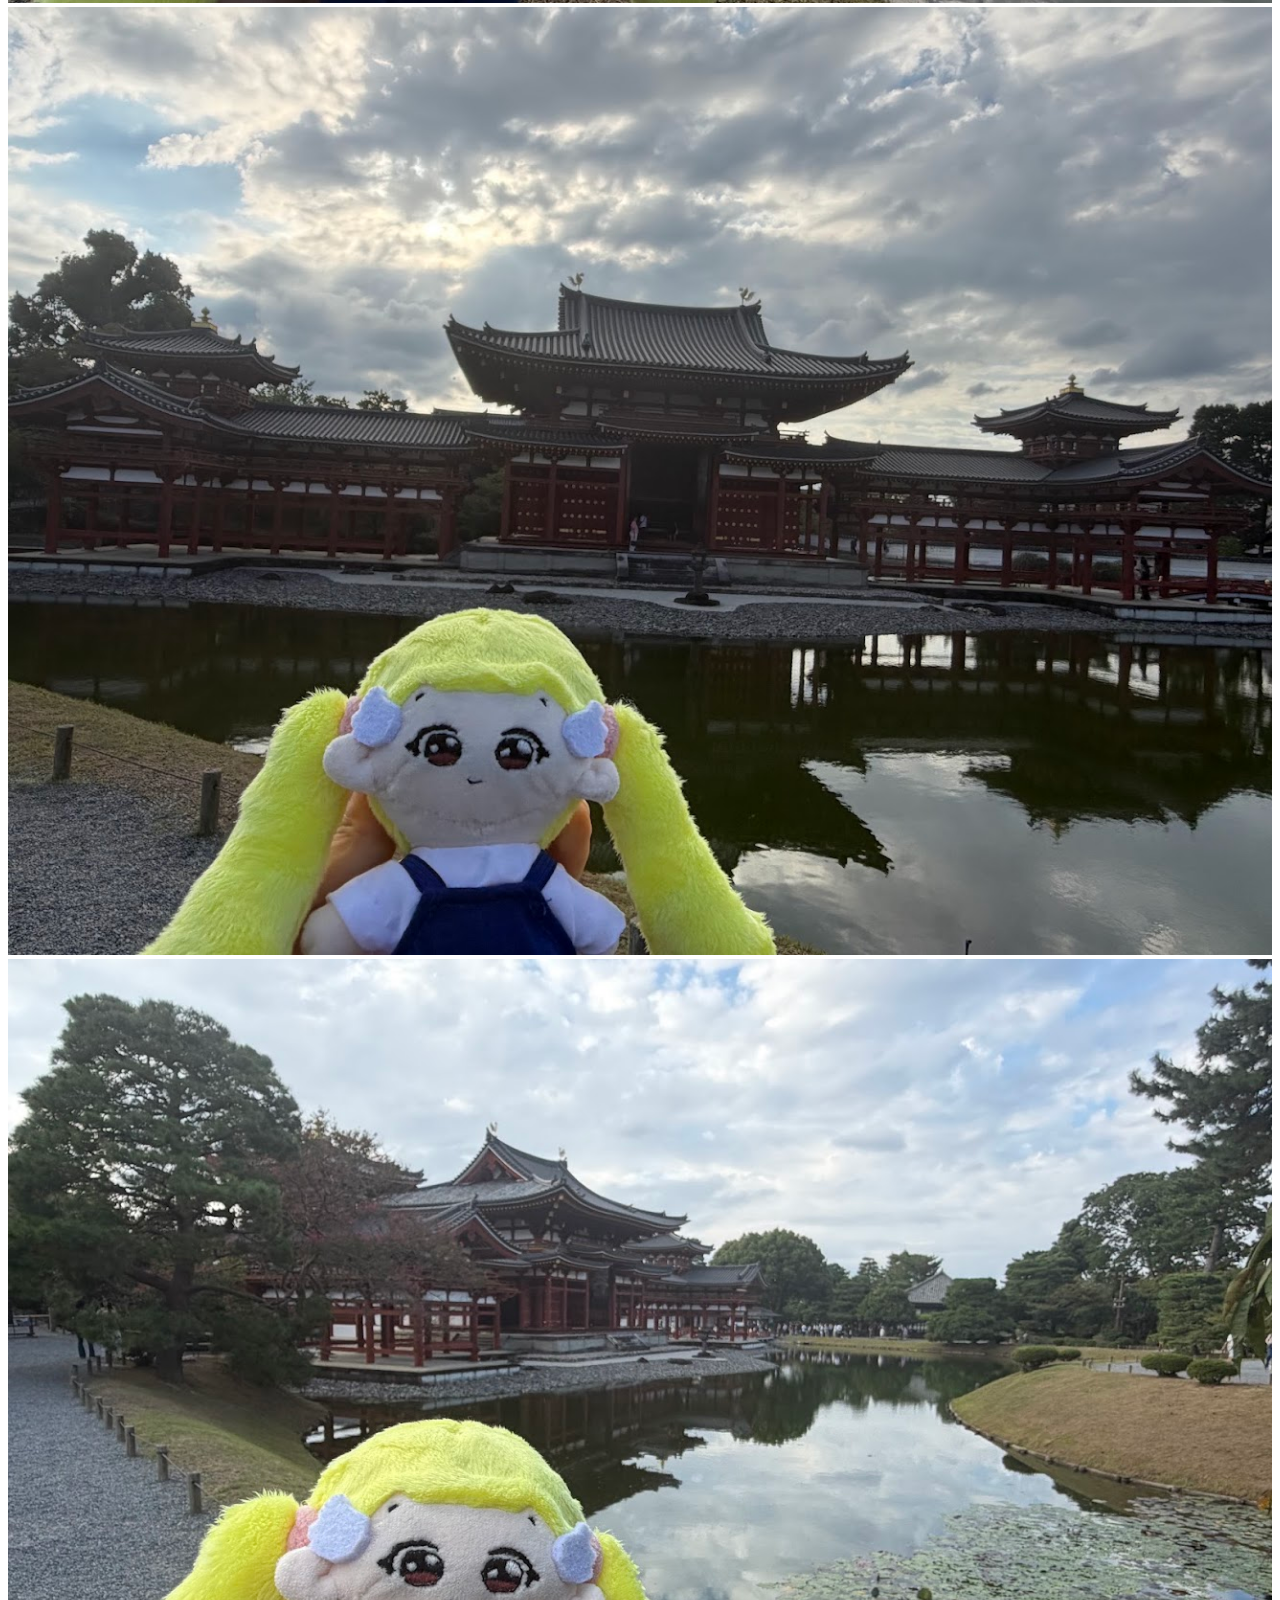
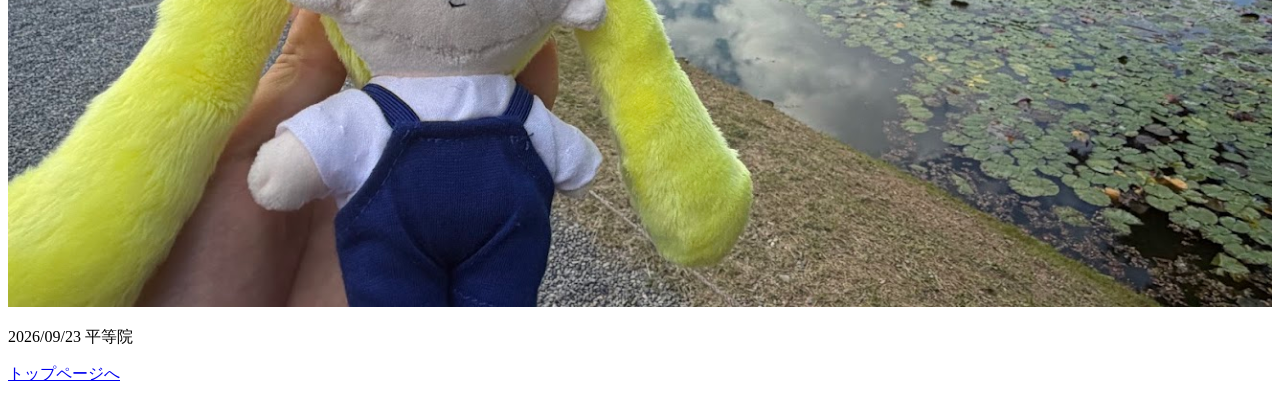
<file: byoudouin.html>
<!DOCTYPE html>
<html lang="ja">
<head>
    <meta charset="UTF-8">
    <meta name="viewport" content="width=device-width, initial-scale=1.0">
    <title>平等院</title>
    <style>img{width:100%;max-width: 100%; height: auto;}</style>
</head>
<body>
    <h1>平等院</h1>
    <img src="平等院1.jpg" alt="ぬいゆるり みかげ">
    <img src="平等院2.jpg" alt="ぬいゆるり みかげ">
    <img src="平等院3.jpg" alt="ぬいゆるり みかげ">
    <img src="平等院4.jpg" alt="ぬいゆるり みかげ">
    <img src="平等院5.jpg" alt="ぬいゆるり みかげ">
    <img src="平等院6.jpg" alt="ぬいゆるり みかげ">
    <img src="平等院7.jpg" alt="ぬいゆるり みかげ">
    <img src="平等院8.jpg" alt="ぬいゆるり みかげ">
    <img src="平等院9.jpg" alt="ぬいゆるり みかげ">
    <img src="平等院10.jpg" alt="ぬいゆるり みかげ">
    <img src="平等院11.jpg" alt="ぬいゆるり みかげ">
    <img src="平等院12.jpg" alt="ぬいゆるり みかげ">
    
   <p>2026/09/23 平等院</p>
   <p><a href="index.html">トップページへ</a></p>
                        
</body>
</file>
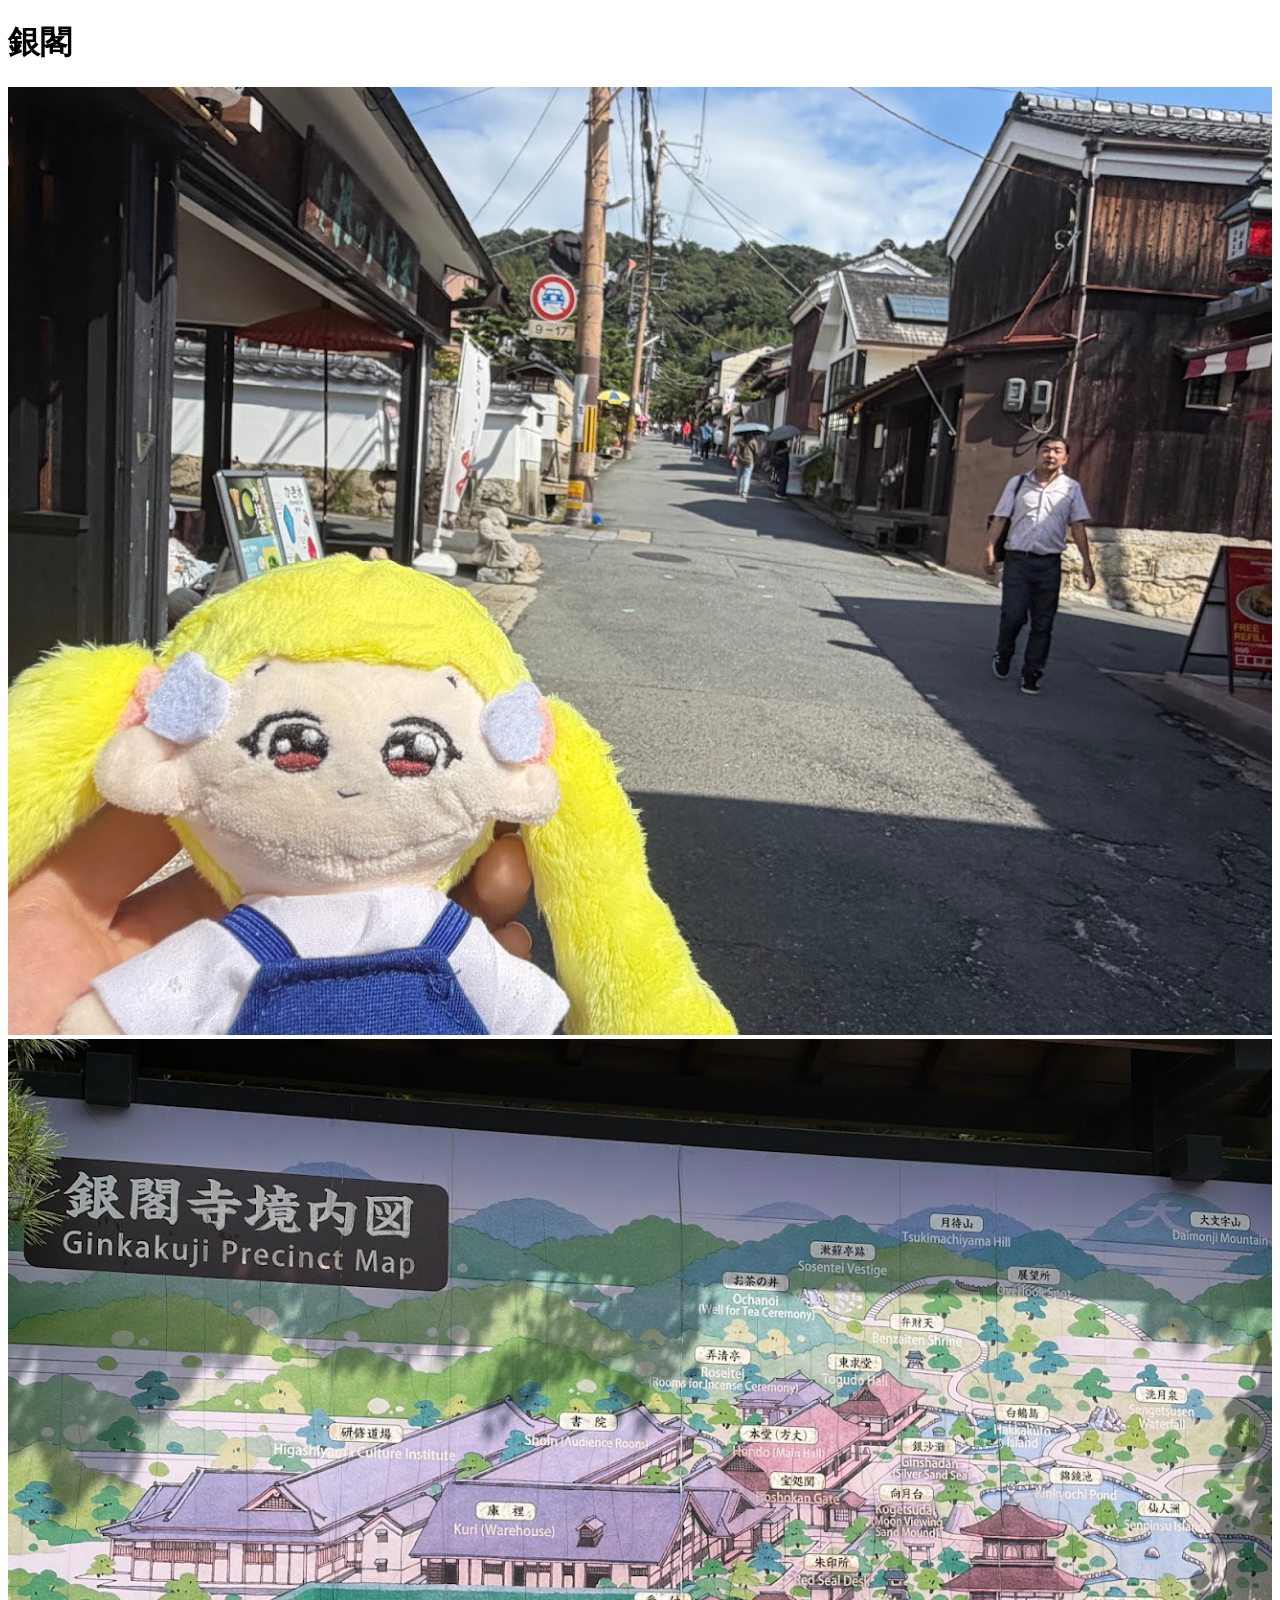
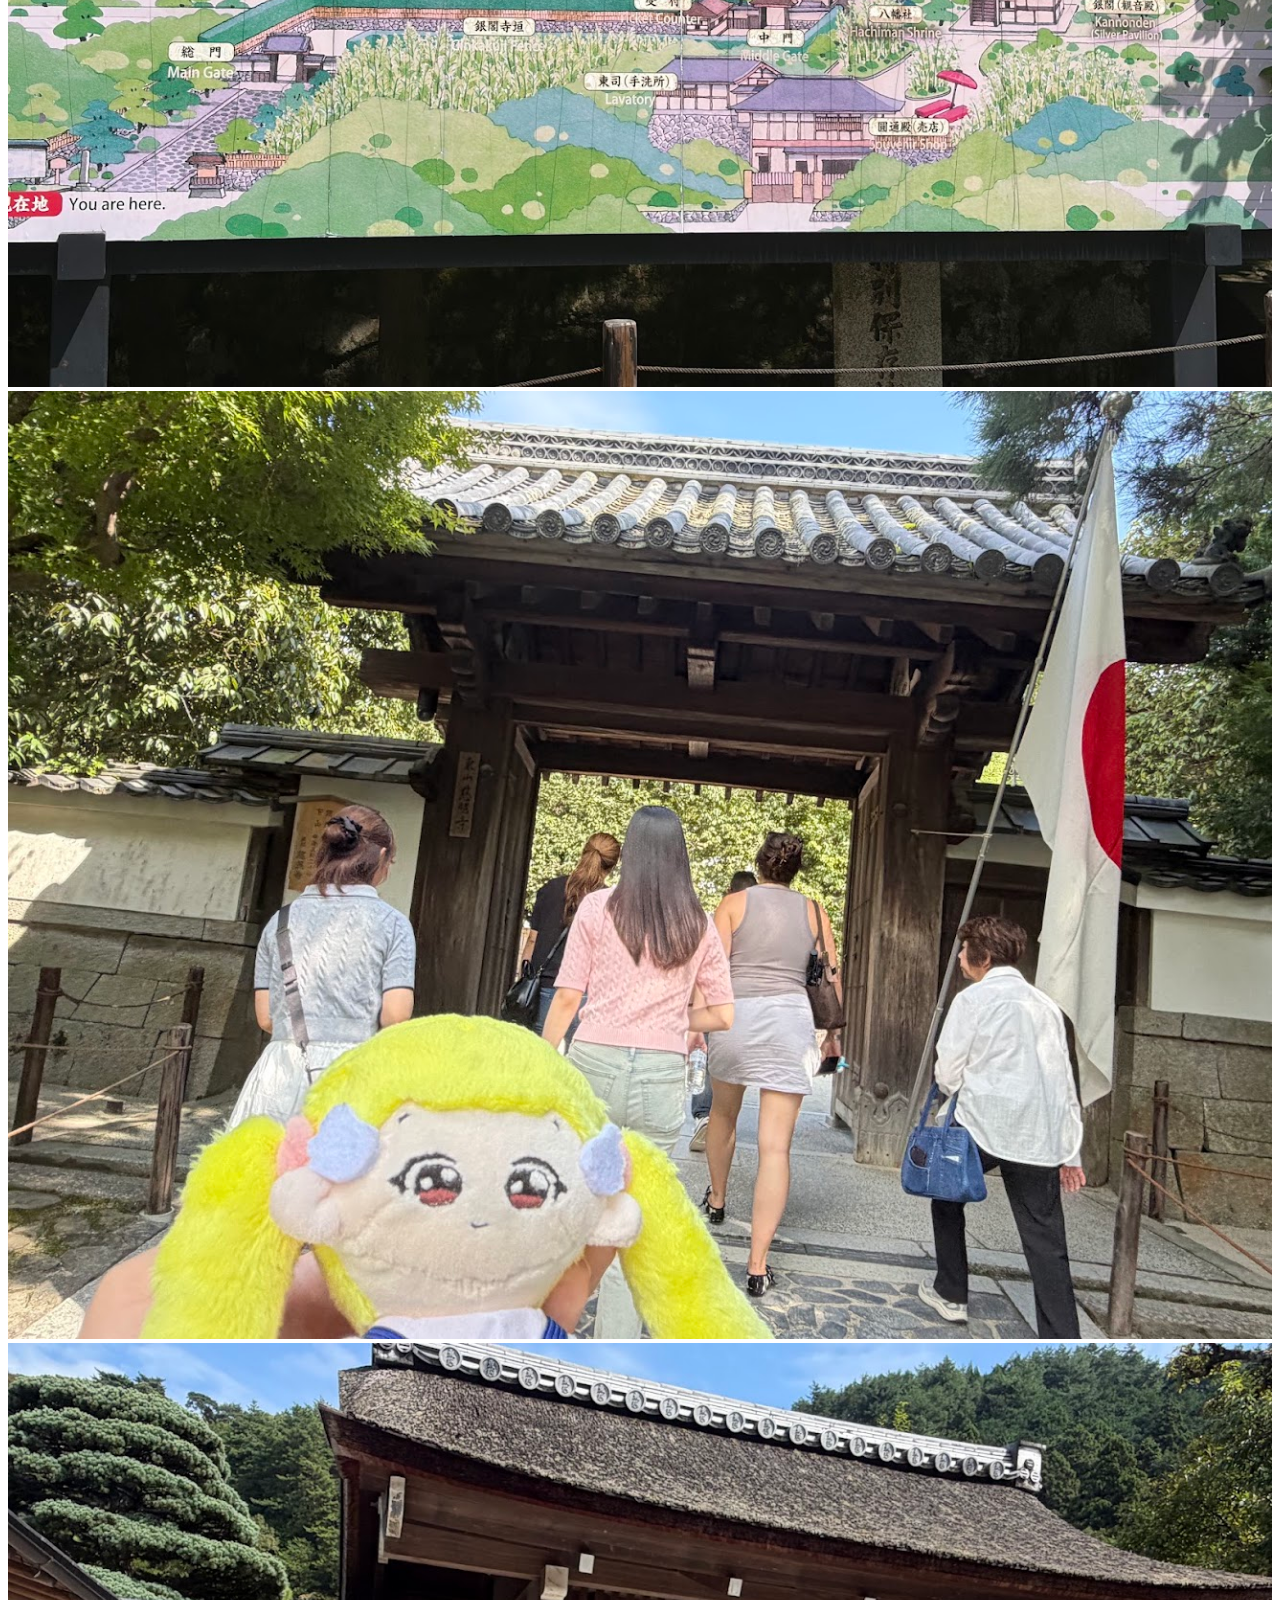
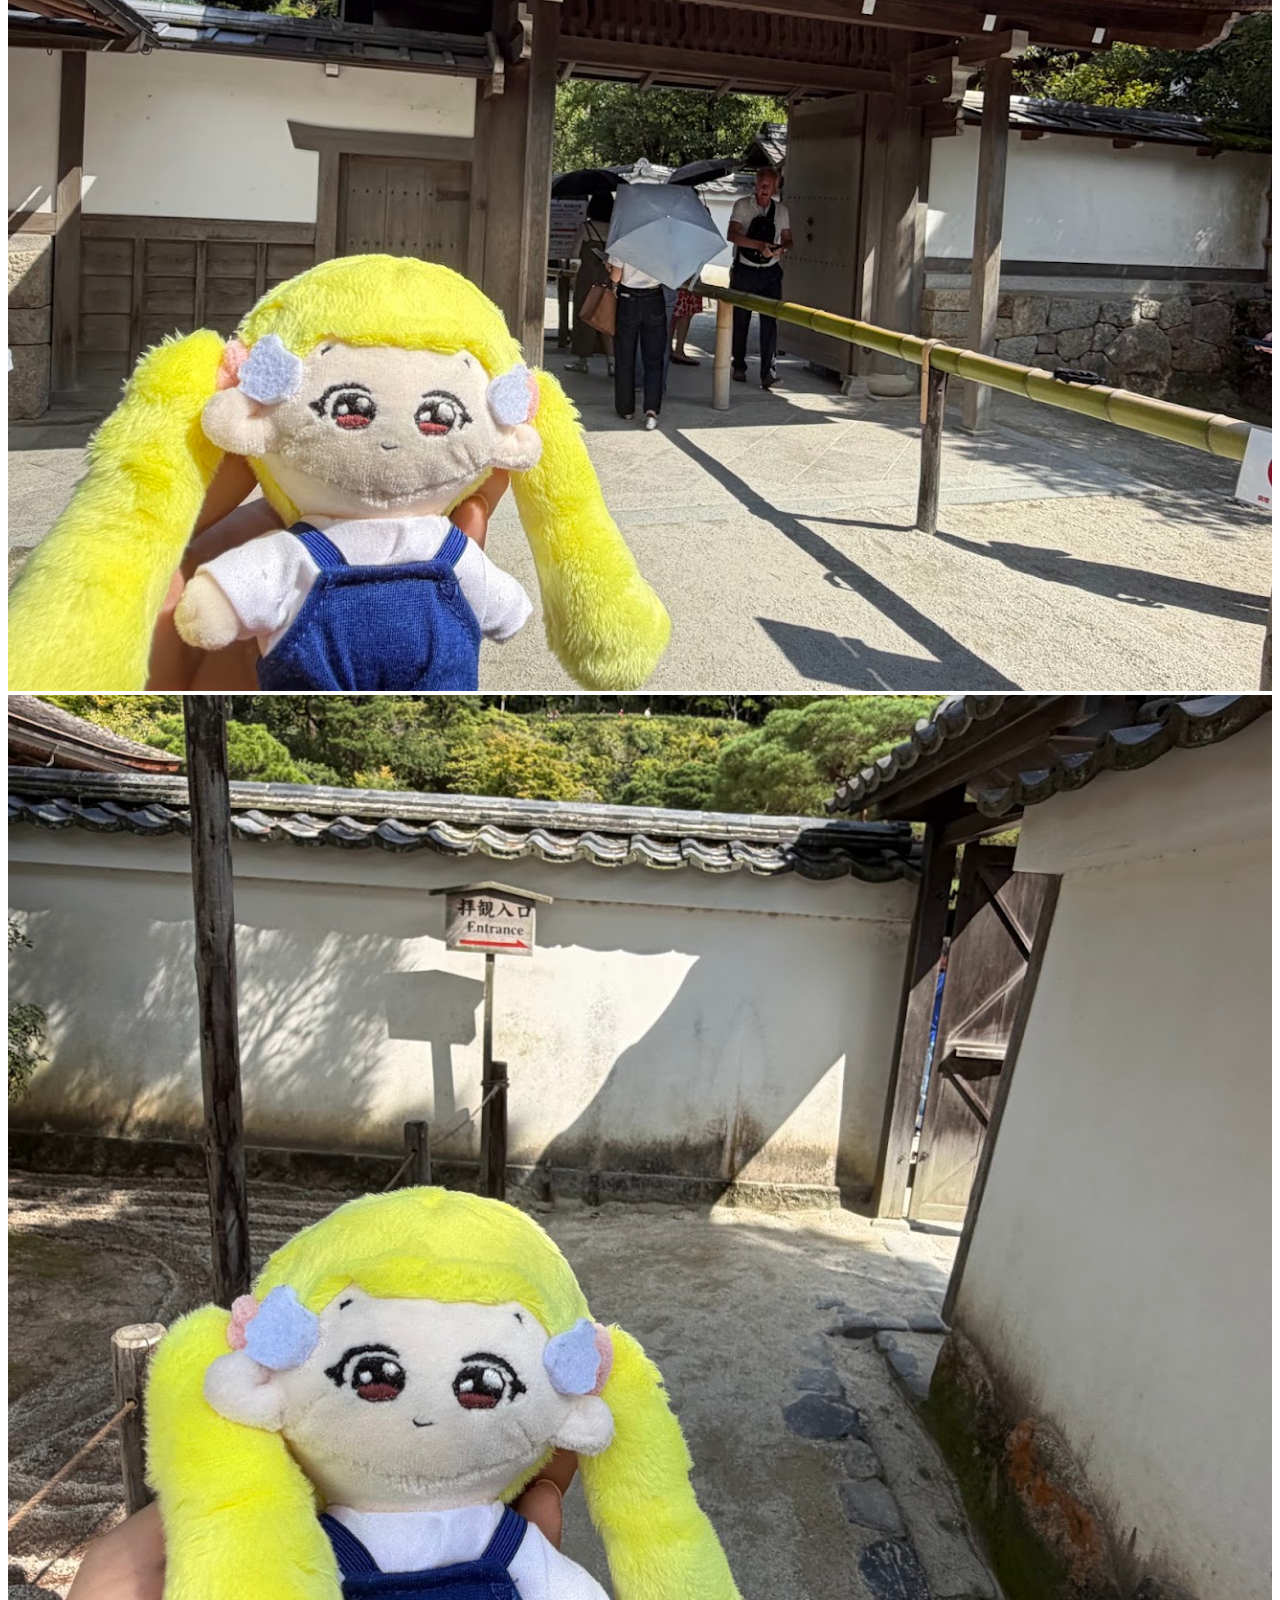
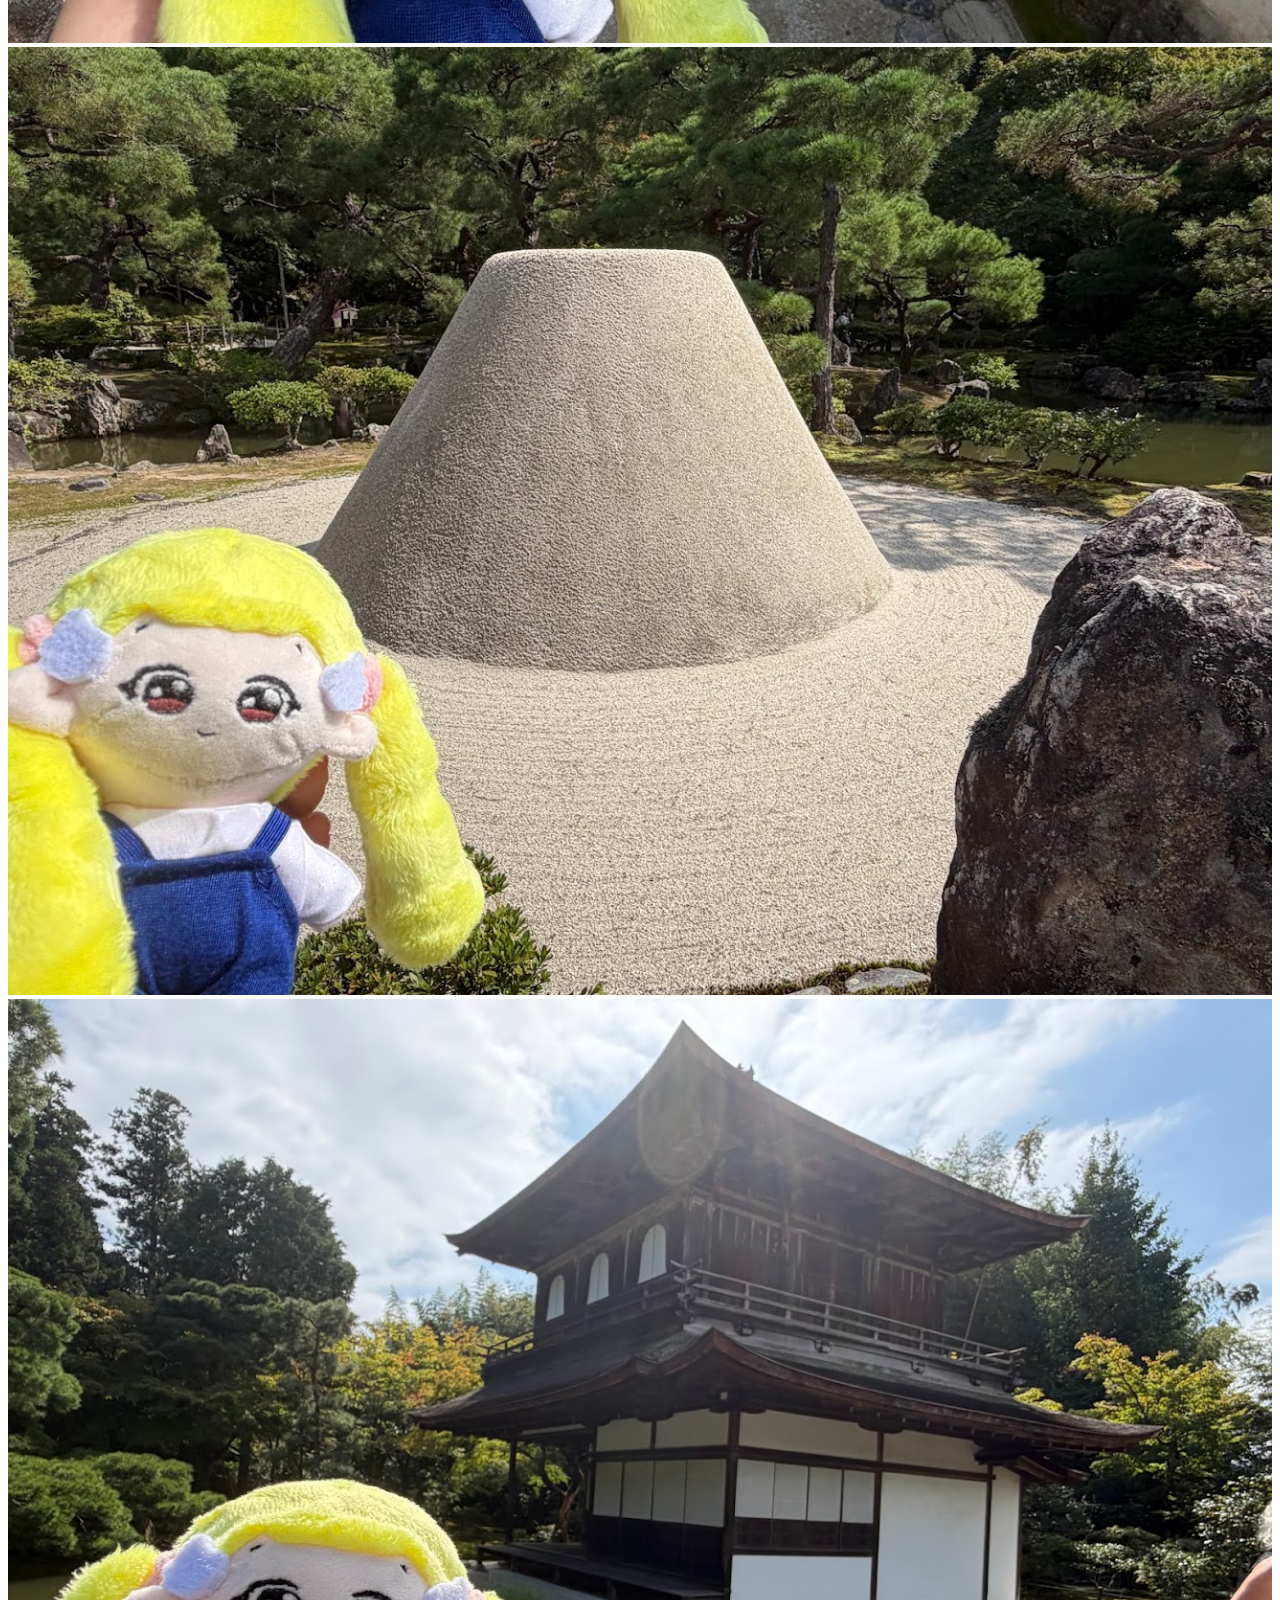
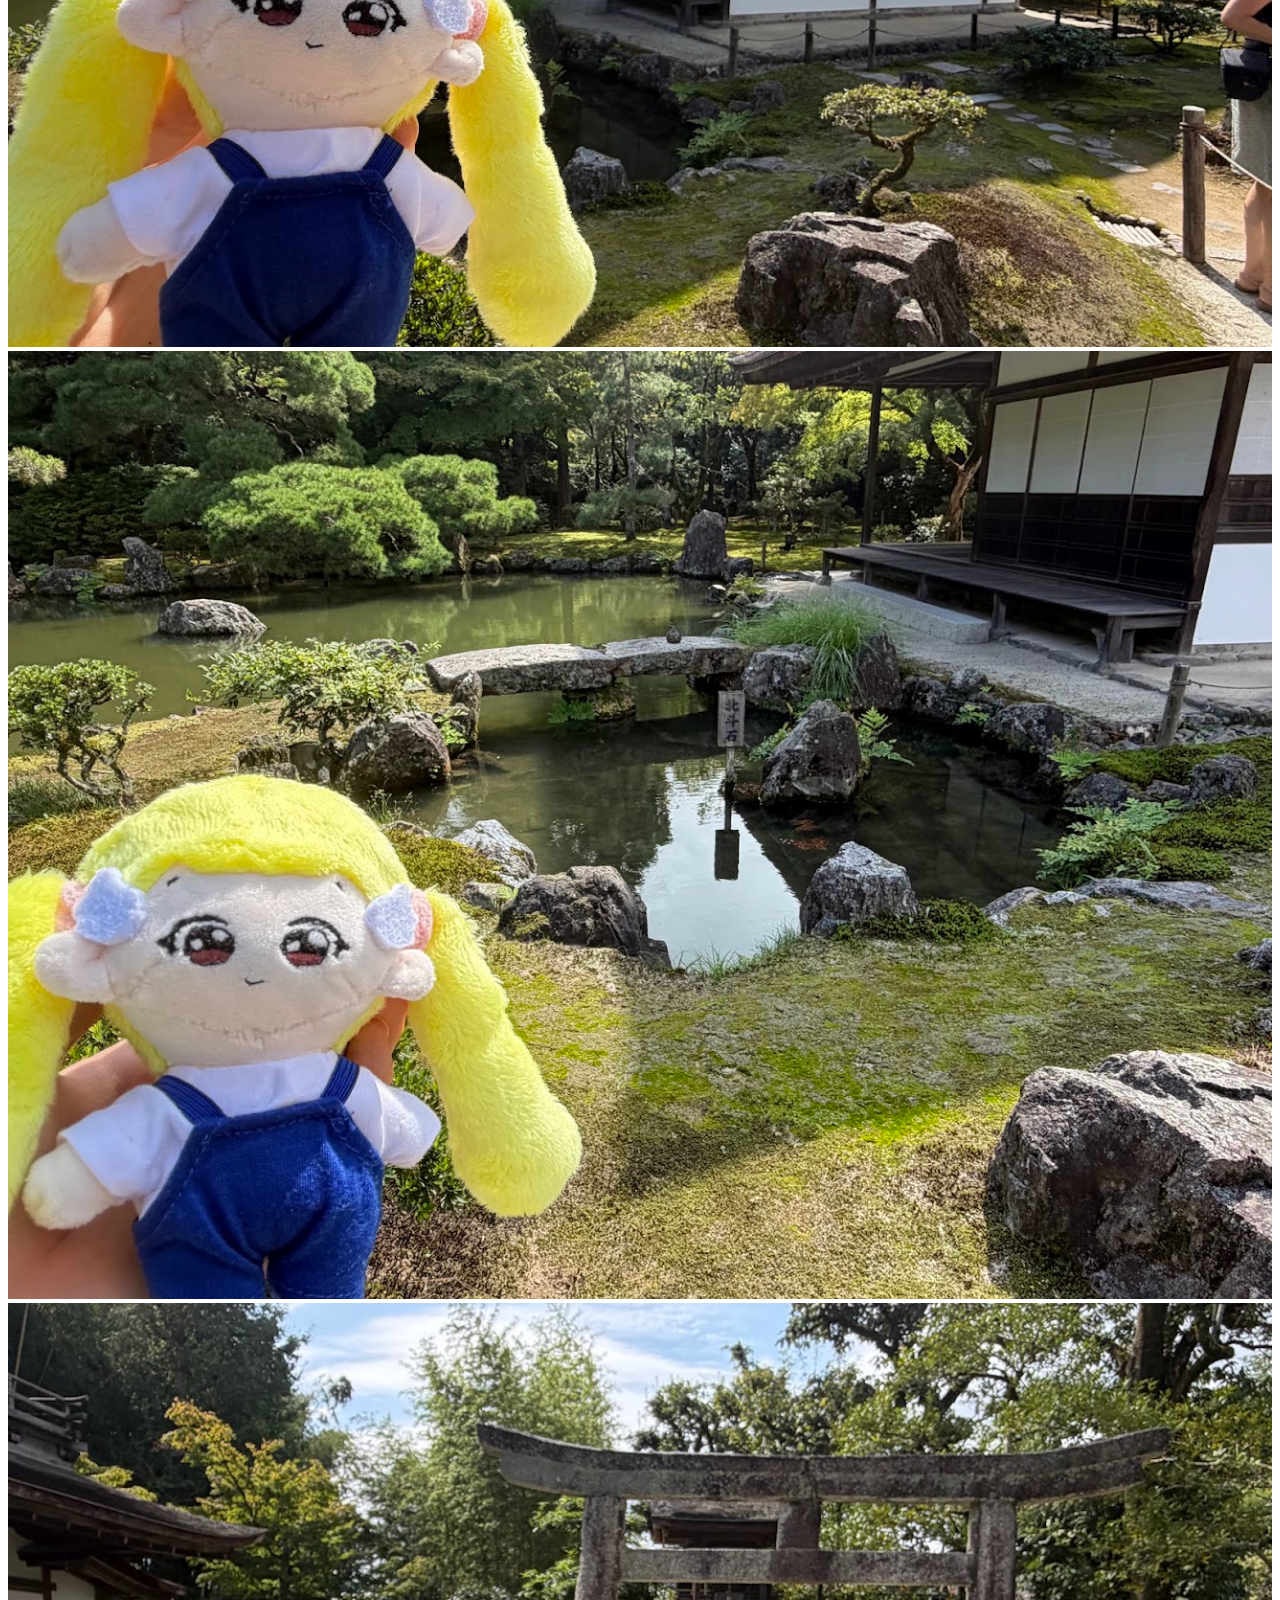
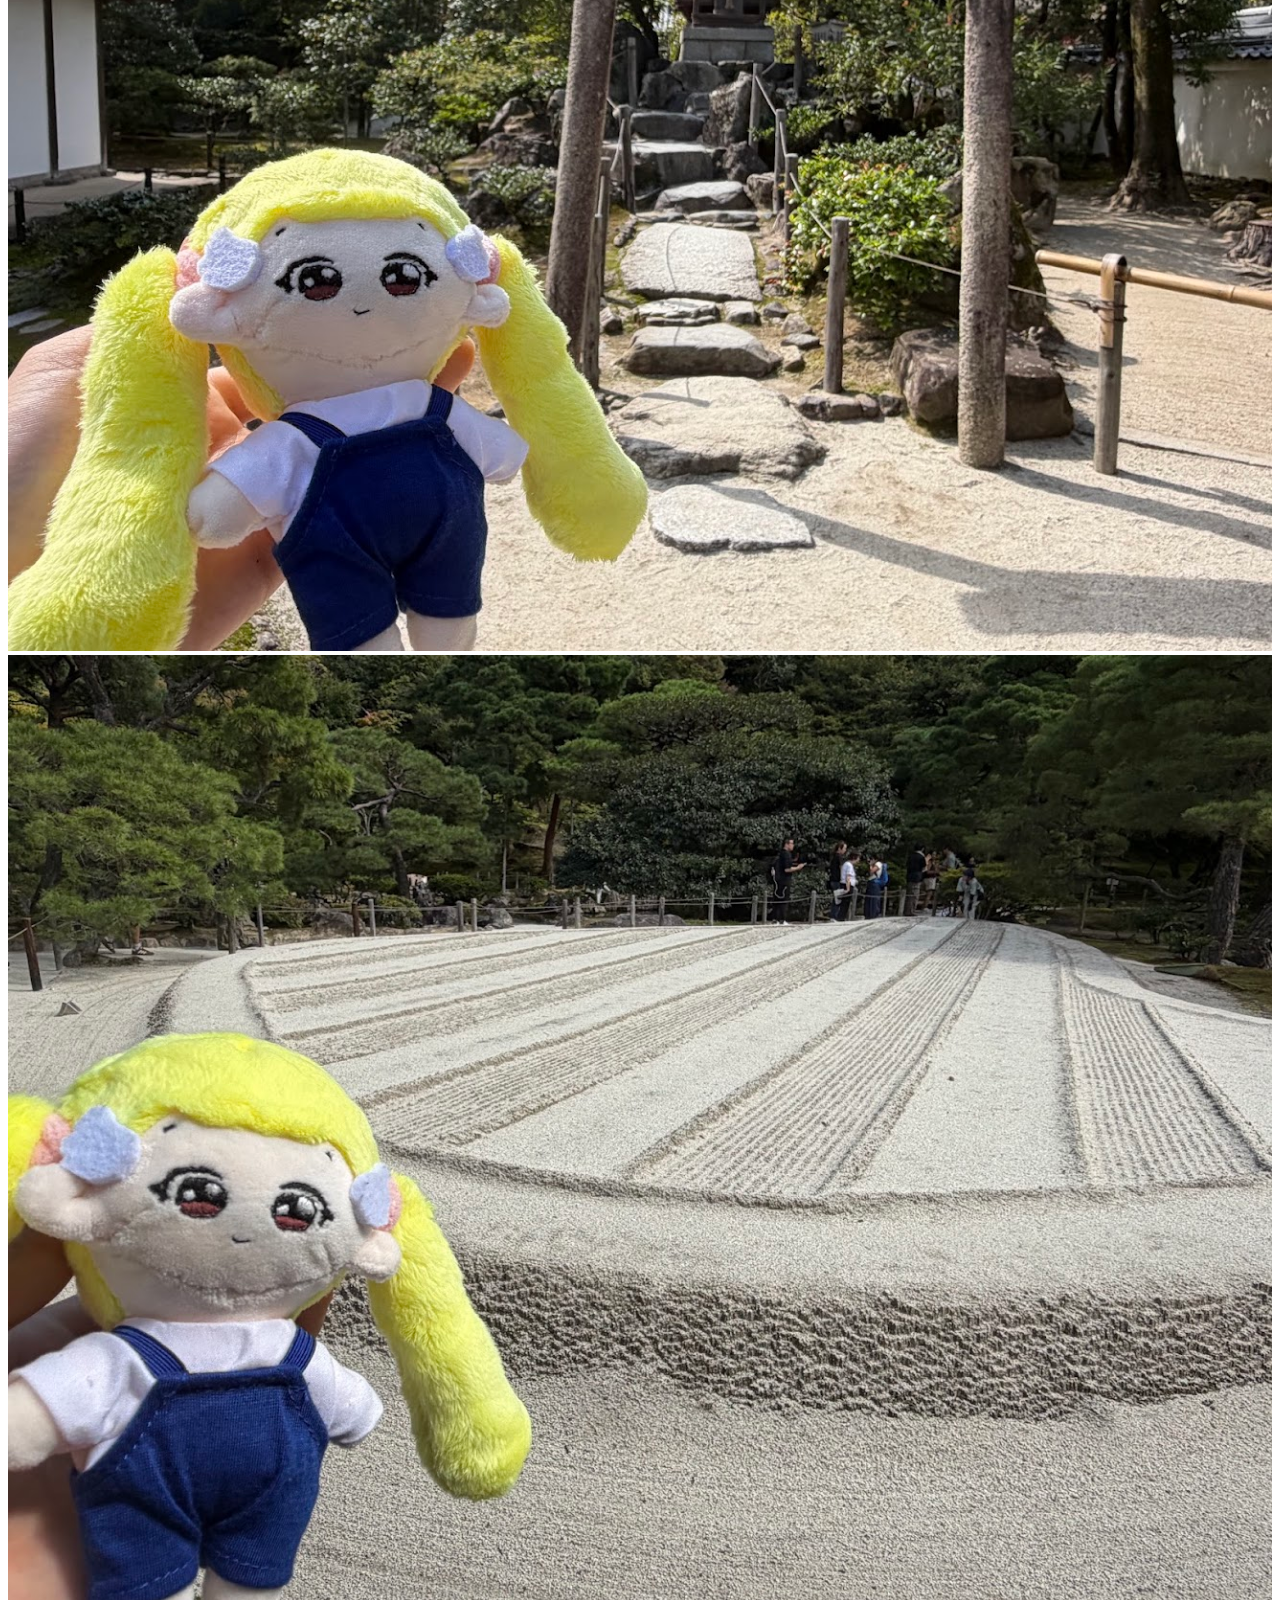
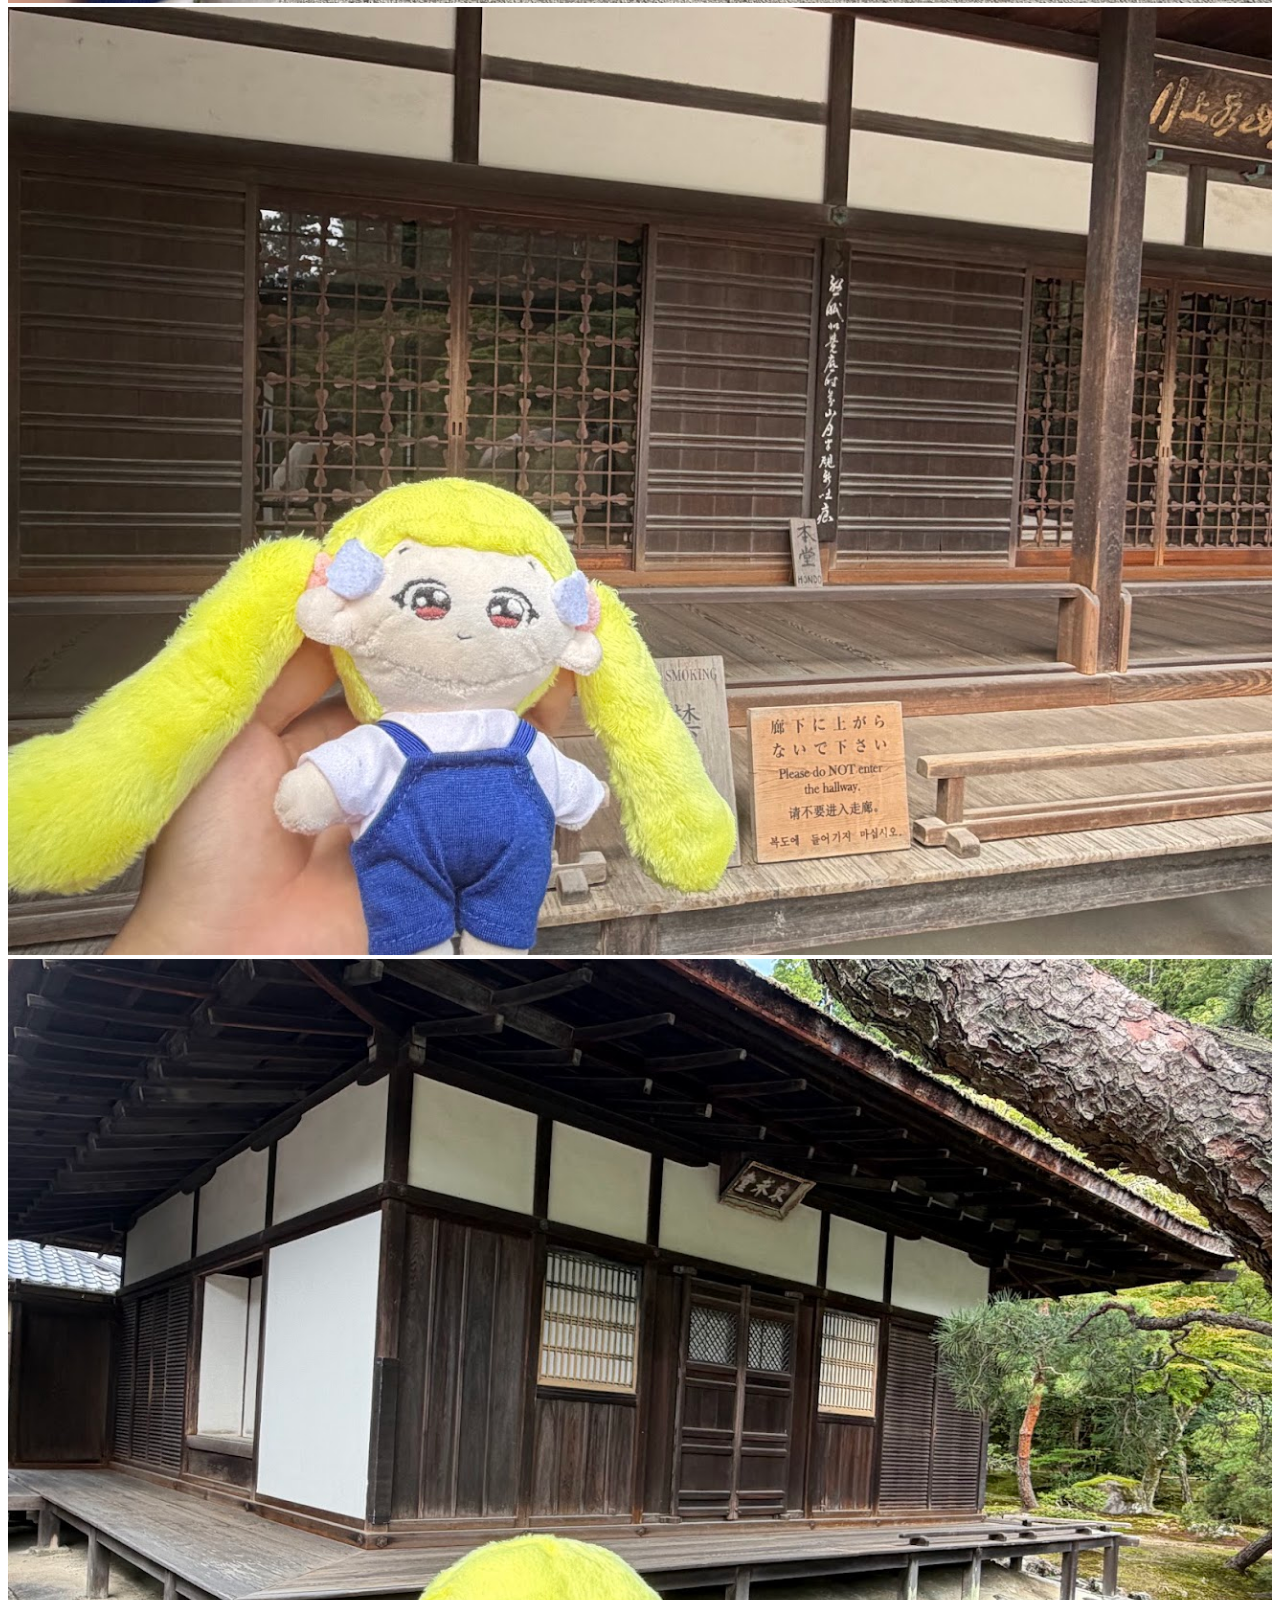
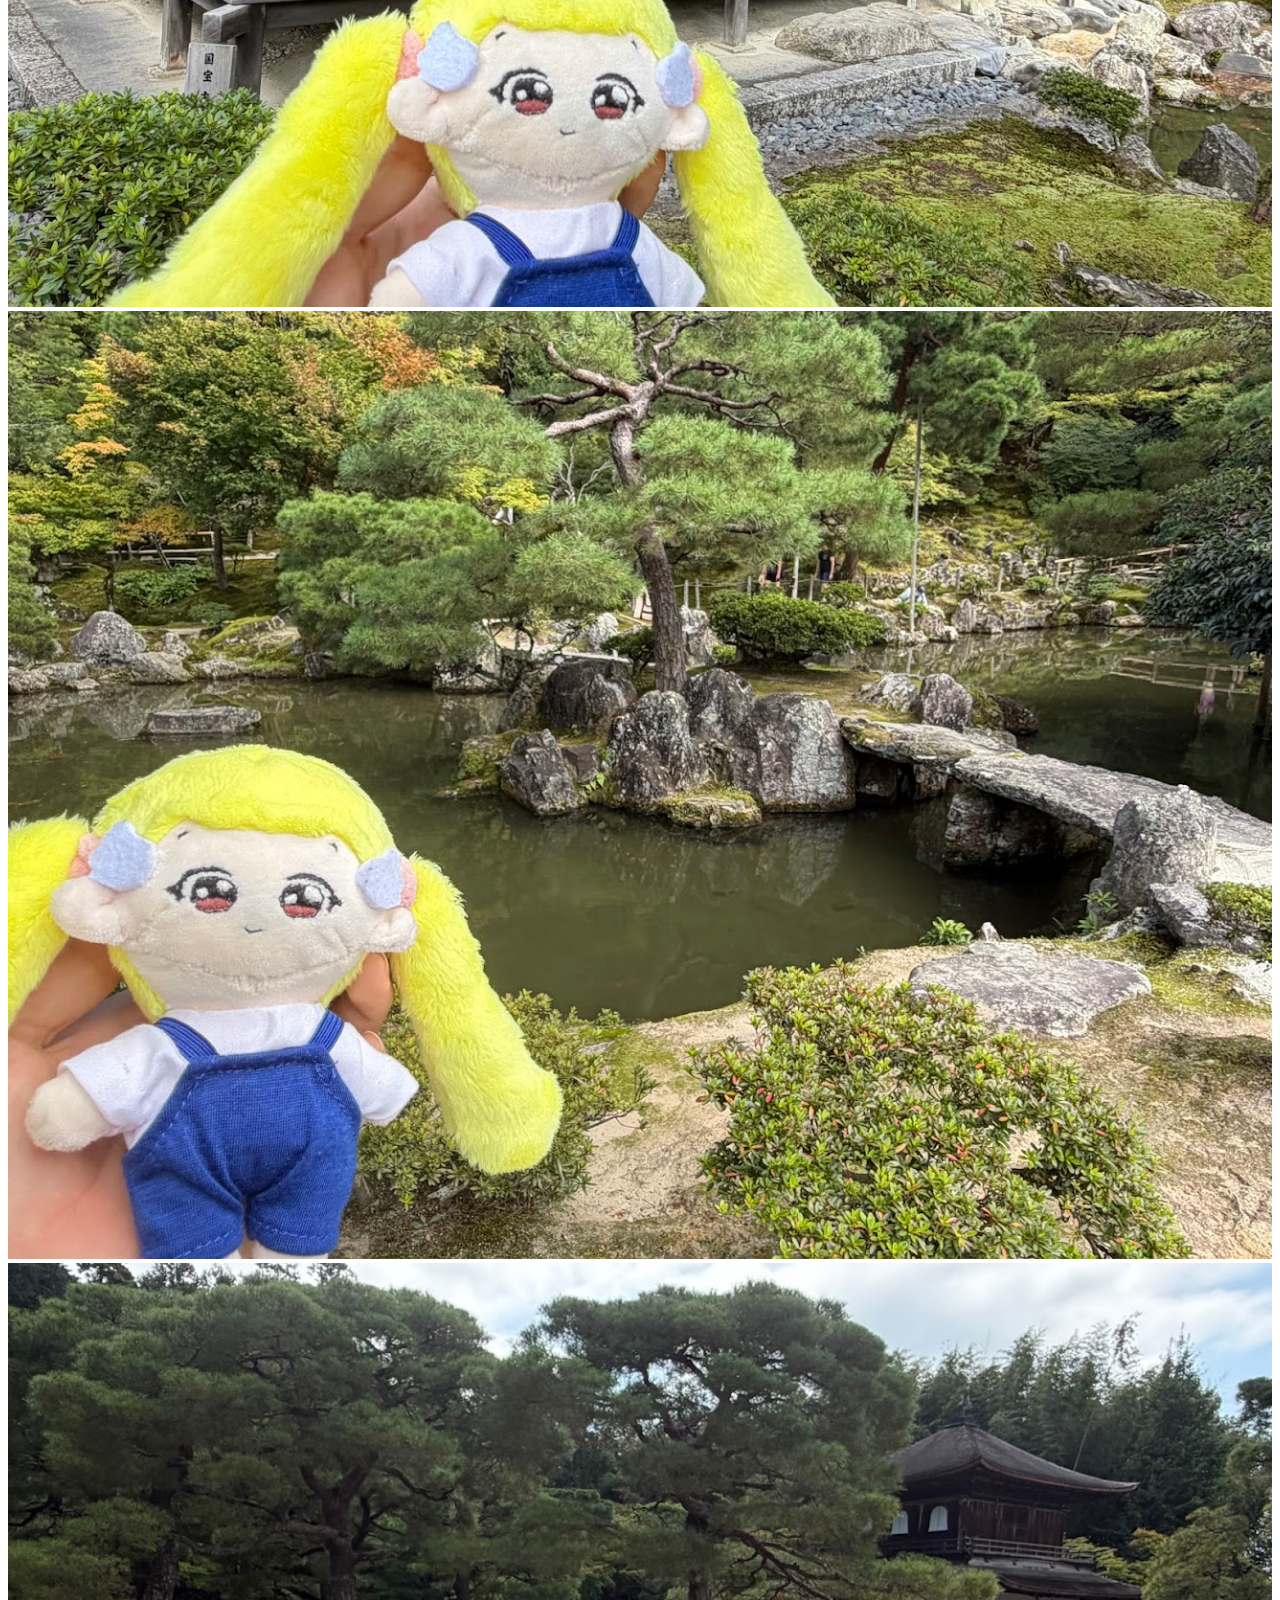
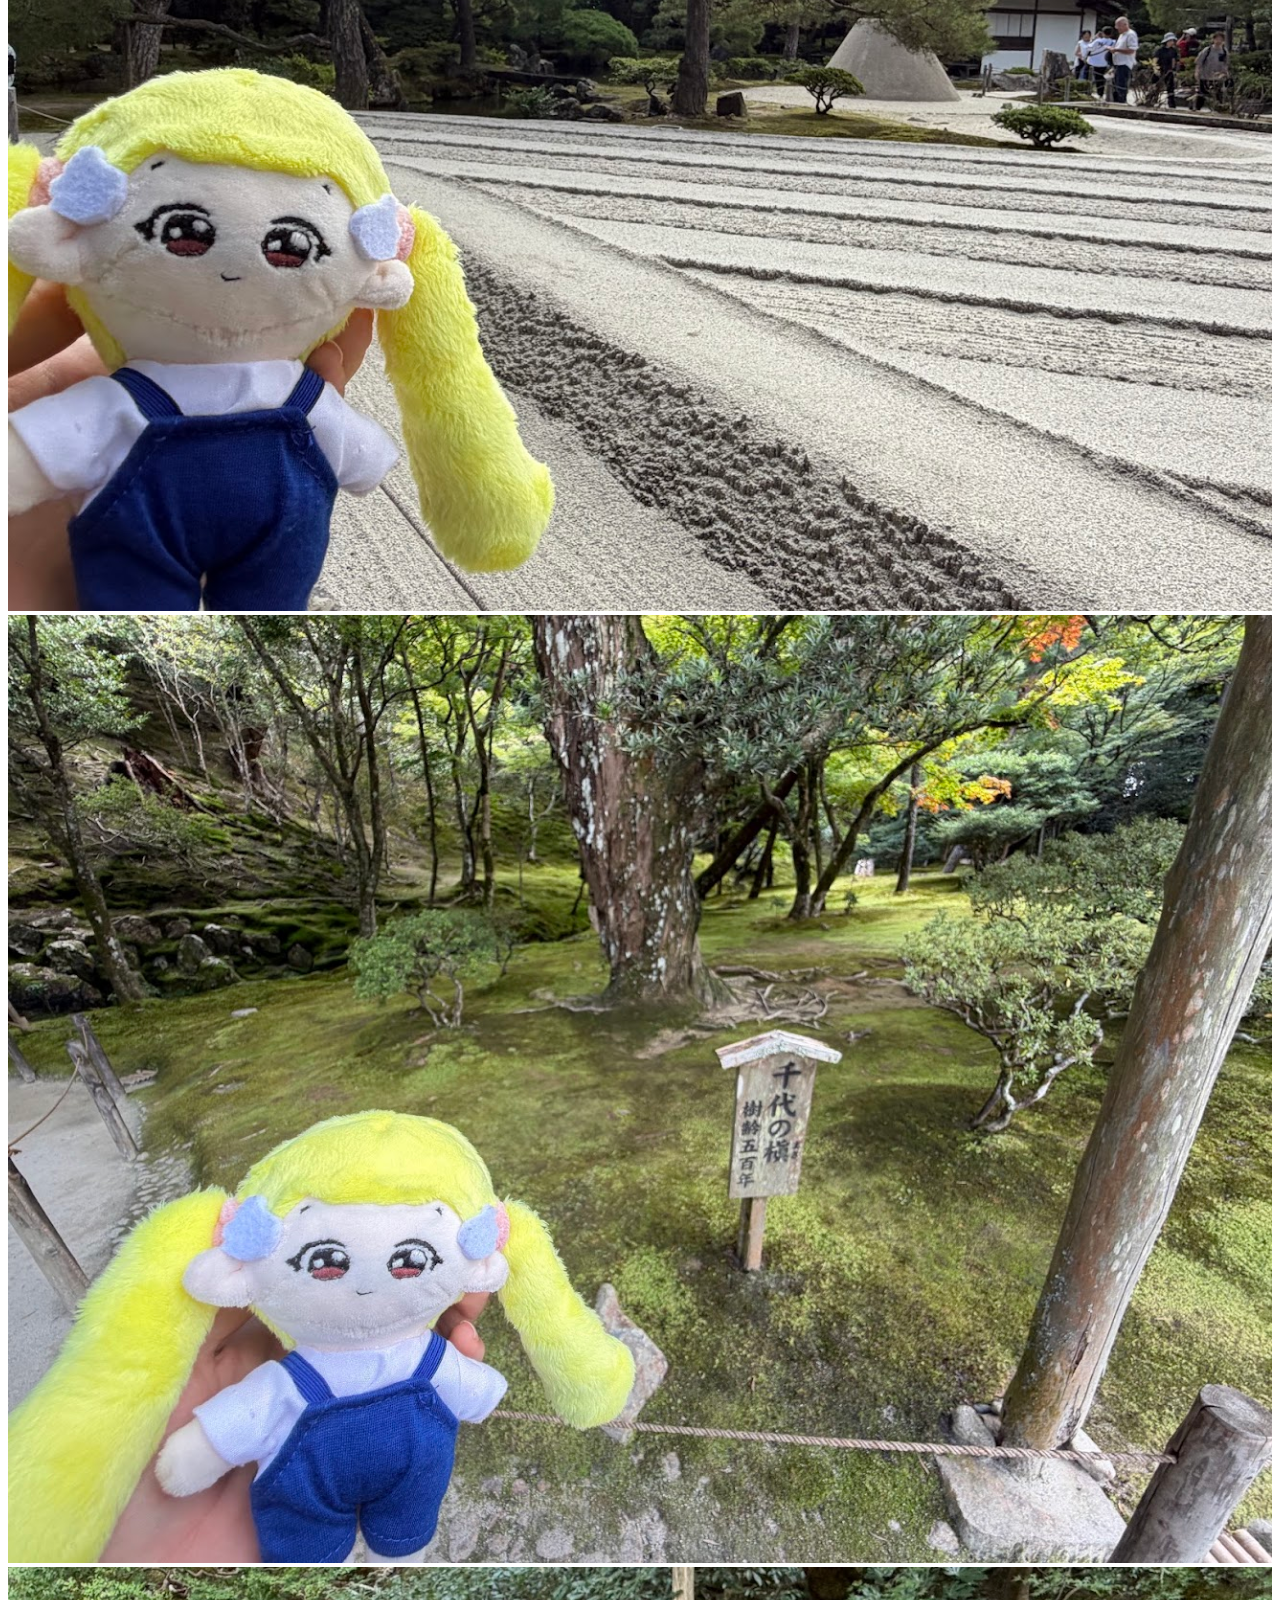
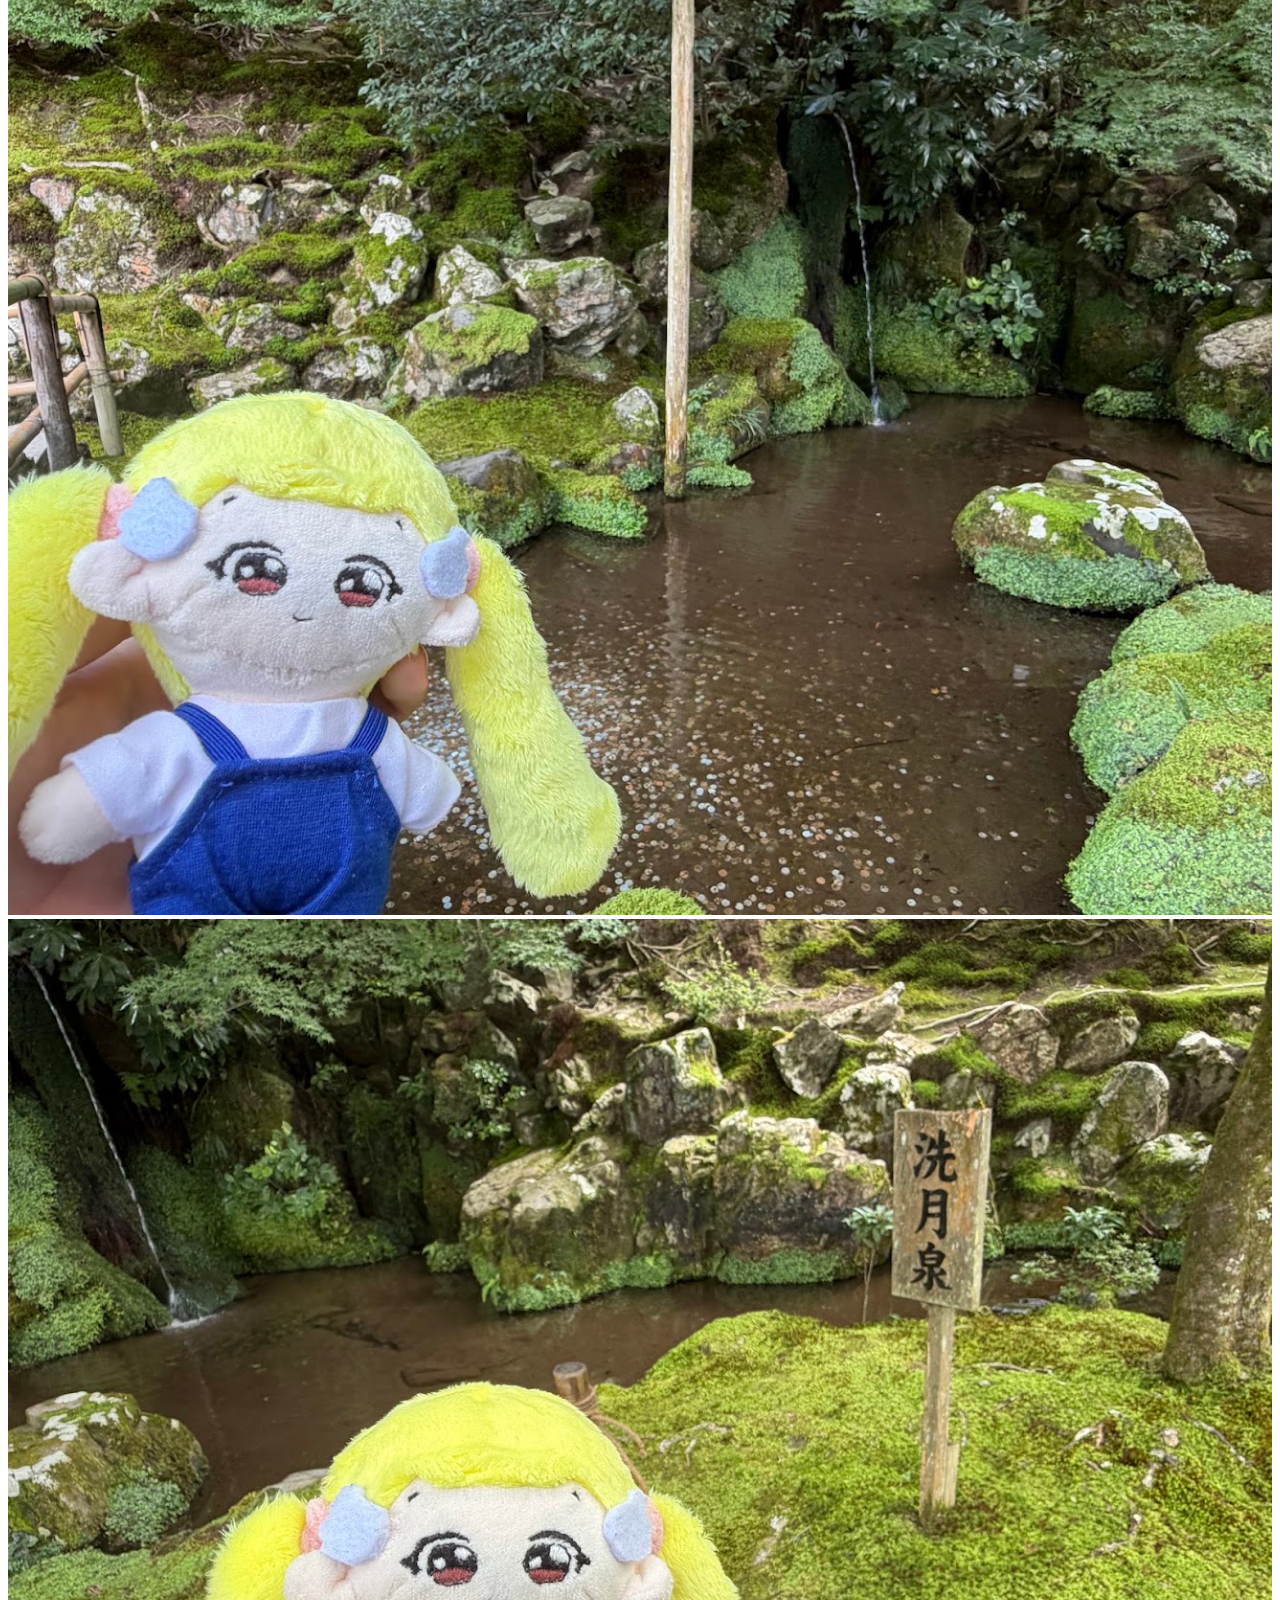
<file: ginkaku.html>
<!DOCTYPE html>
<html lang="ja">
<head>
    <meta charset="UTF-8">
    <meta name="viewport" content="width=device-width, initial-scale=1.0">
    <title>銀閣</title>
    <style>img{width:100%;max-width: 100%; height: auto;}</style>
</head>
<body>
    <h1>銀閣</h1>
    <img src="銀閣1.jpg" alt="奈良">
    <img src="銀閣2.jpg" alt="奈良">
    <img src="銀閣3.jpg" alt="奈良">
    <img src="銀閣4.jpg" alt="奈良">
    <img src="銀閣5.jpg" alt="奈良">
    <img src="銀閣6.jpg" alt="奈良">
    <img src="銀閣7.jpg" alt="奈良">
    <img src="銀閣8.jpg" alt="奈良">
    <img src="銀閣9.jpg" alt="奈良">
    <img src="銀閣10.jpg" alt="奈良">
    <img src="銀閣11.jpg" alt="奈良">
    <img src="銀閣12.jpg" alt="奈良">
    <img src="銀閣13.jpg" alt="奈良">
    <img src="銀閣14.jpg" alt="奈良">
    <img src="銀閣15.jpg" alt="奈良">
    <img src="銀閣16.jpg" alt="奈良">
    <img src="銀閣17.jpg" alt="奈良">
    <img src="銀閣18.jpg" alt="奈良">
    <img src="銀閣19.jpg" alt="奈良">
    <img src="銀閣20.jpg" alt="奈良">
    <img src="銀閣21.jpg" alt="奈良">
    <img src="銀閣22.jpg" alt="ぬいゆるり みかげ">
    <img src="銀閣23.jpg" alt="ぬいゆるり みかげ">
    <img src="銀閣24.jpg" alt="ぬいゆるり みかげ">
    <img src="銀閣25.jpg" alt="ぬいゆるり みかげ">
     <p>2026/09/23 銀閣<p>
     <p><a href="index.html">トップページへ</a></p>
                        
</body>
</file>
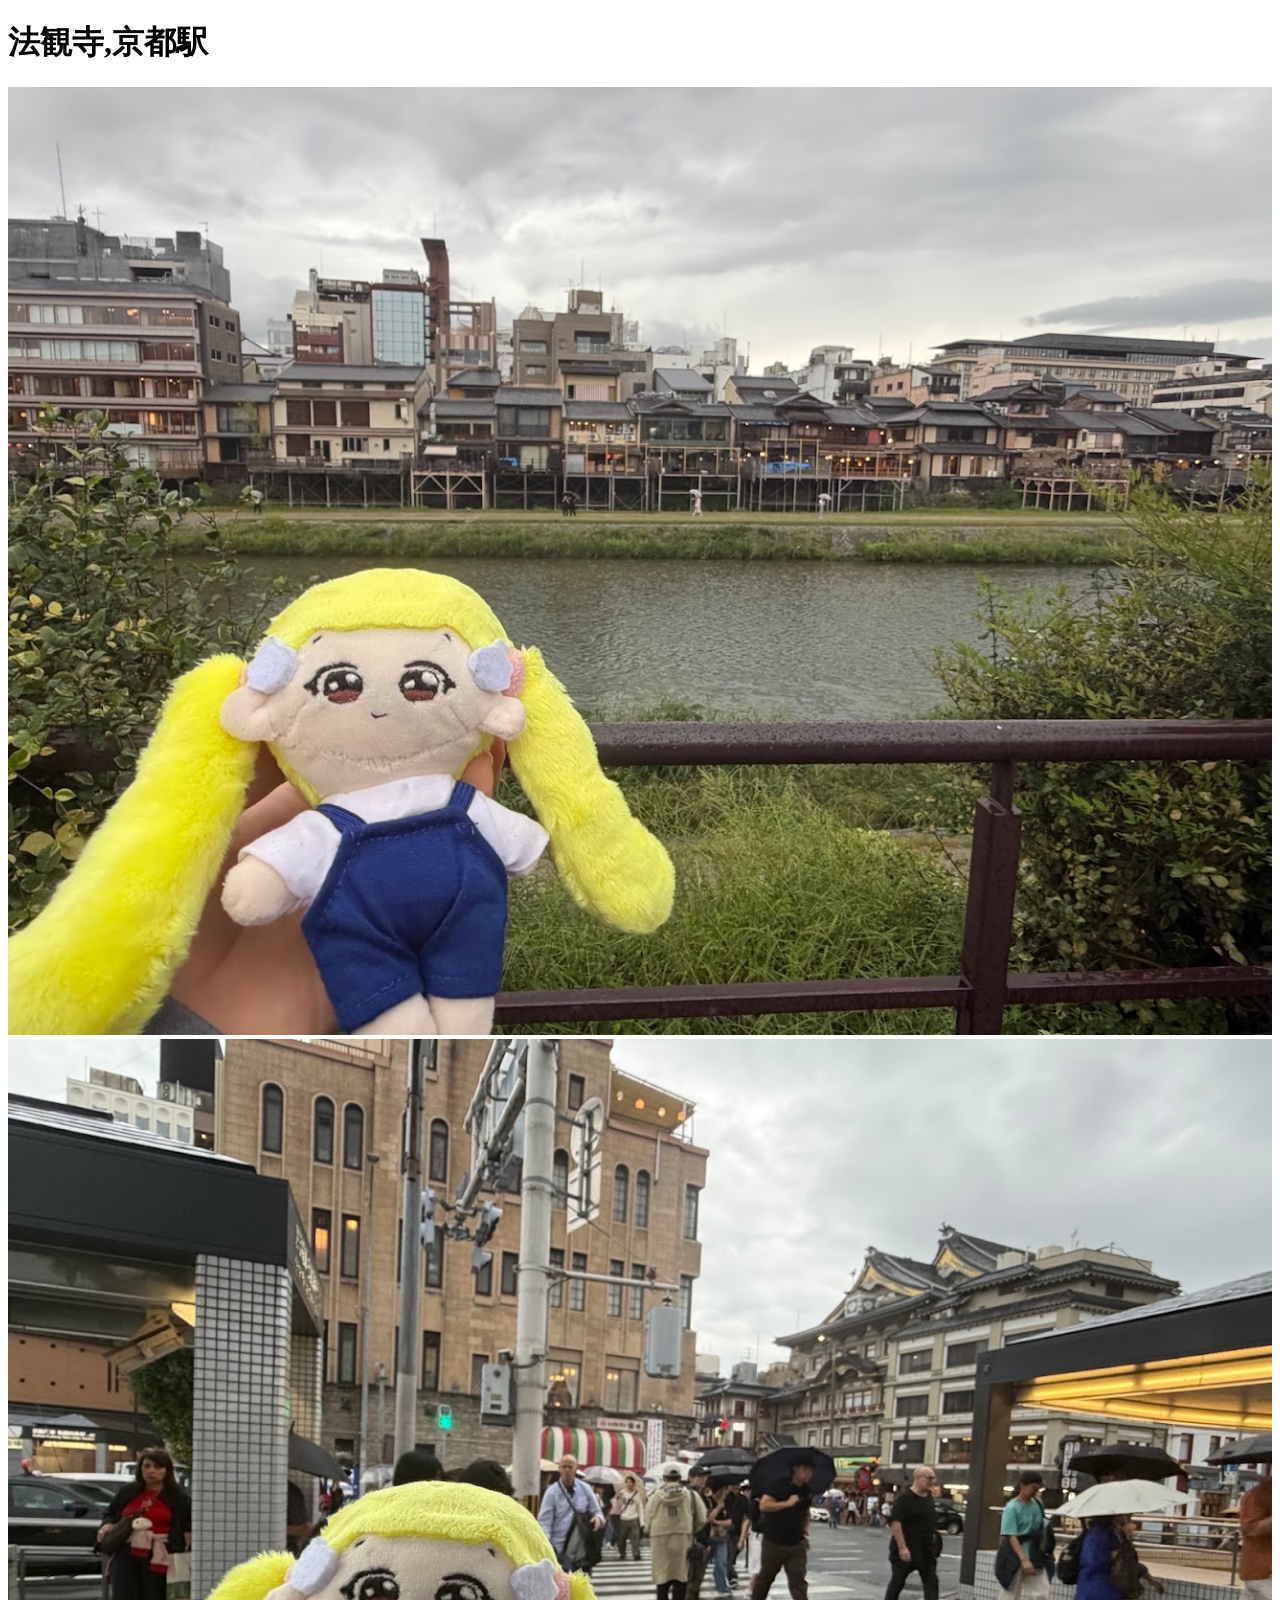
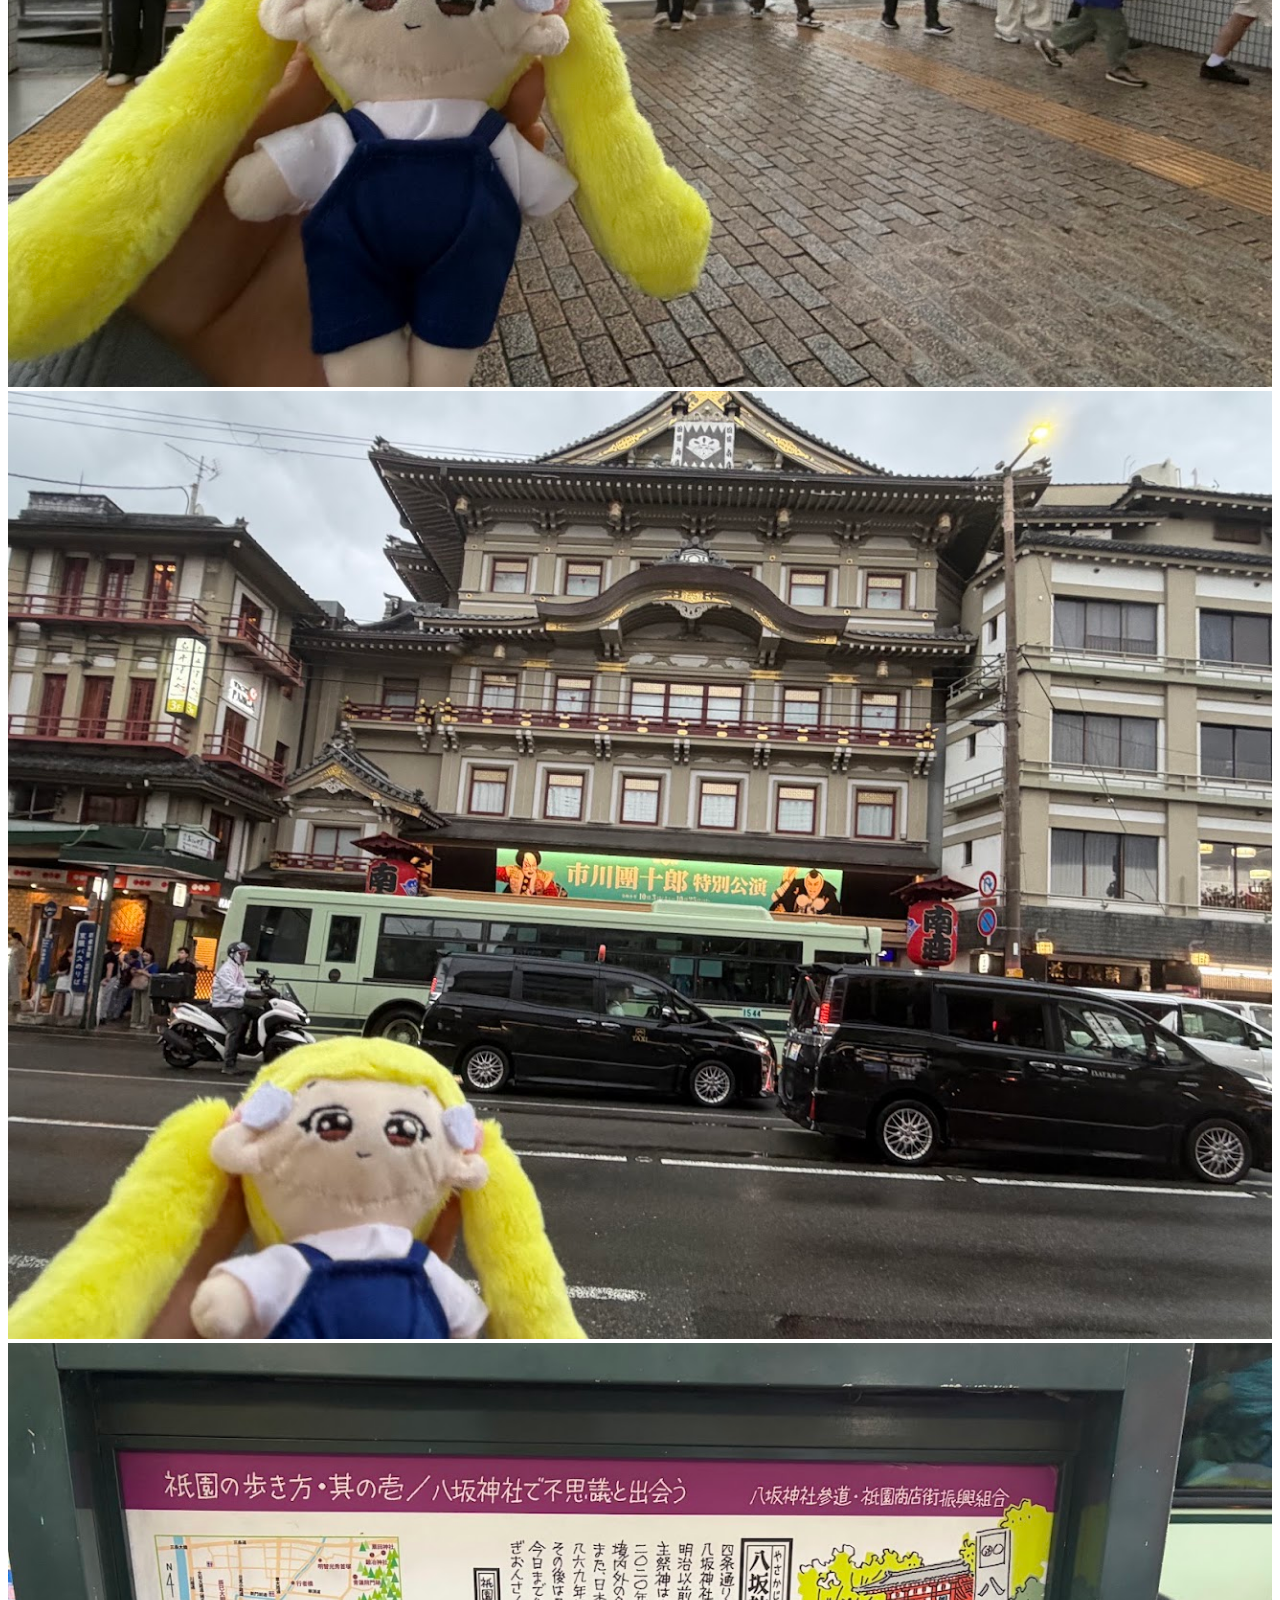
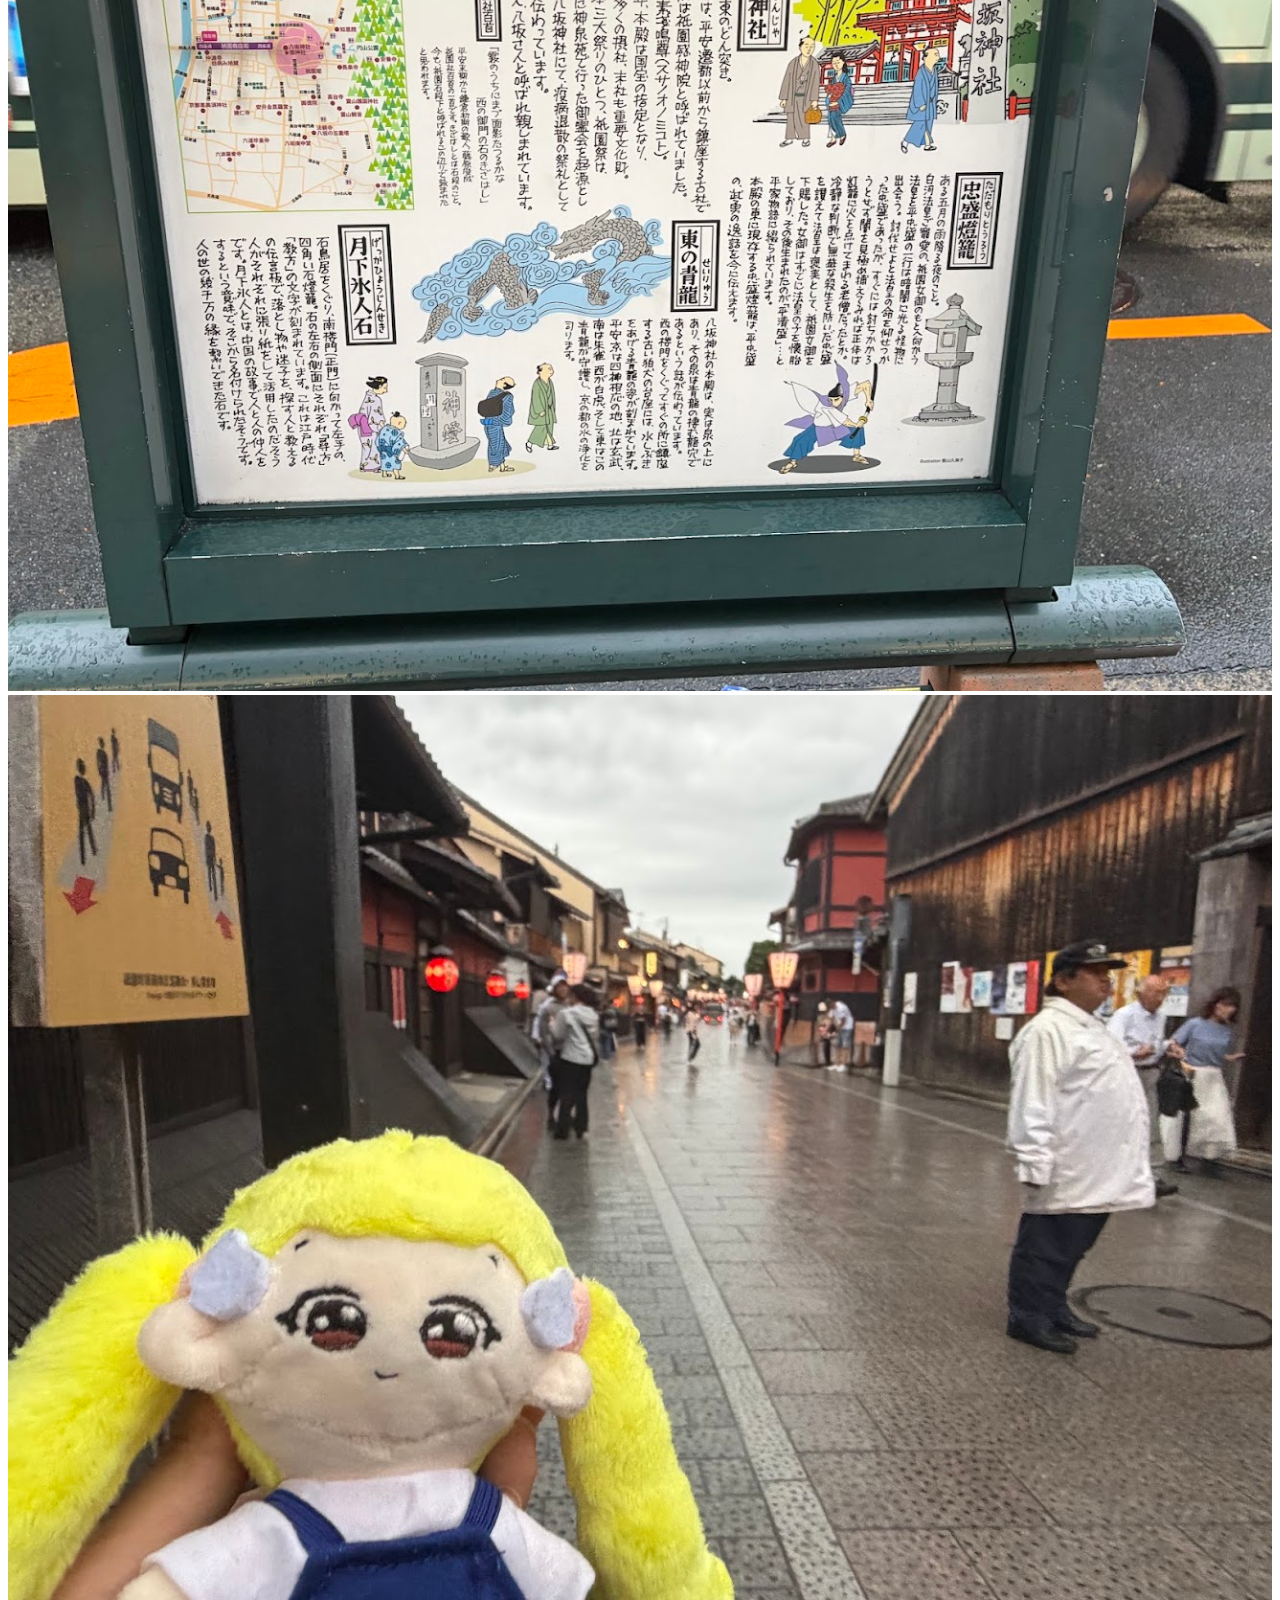
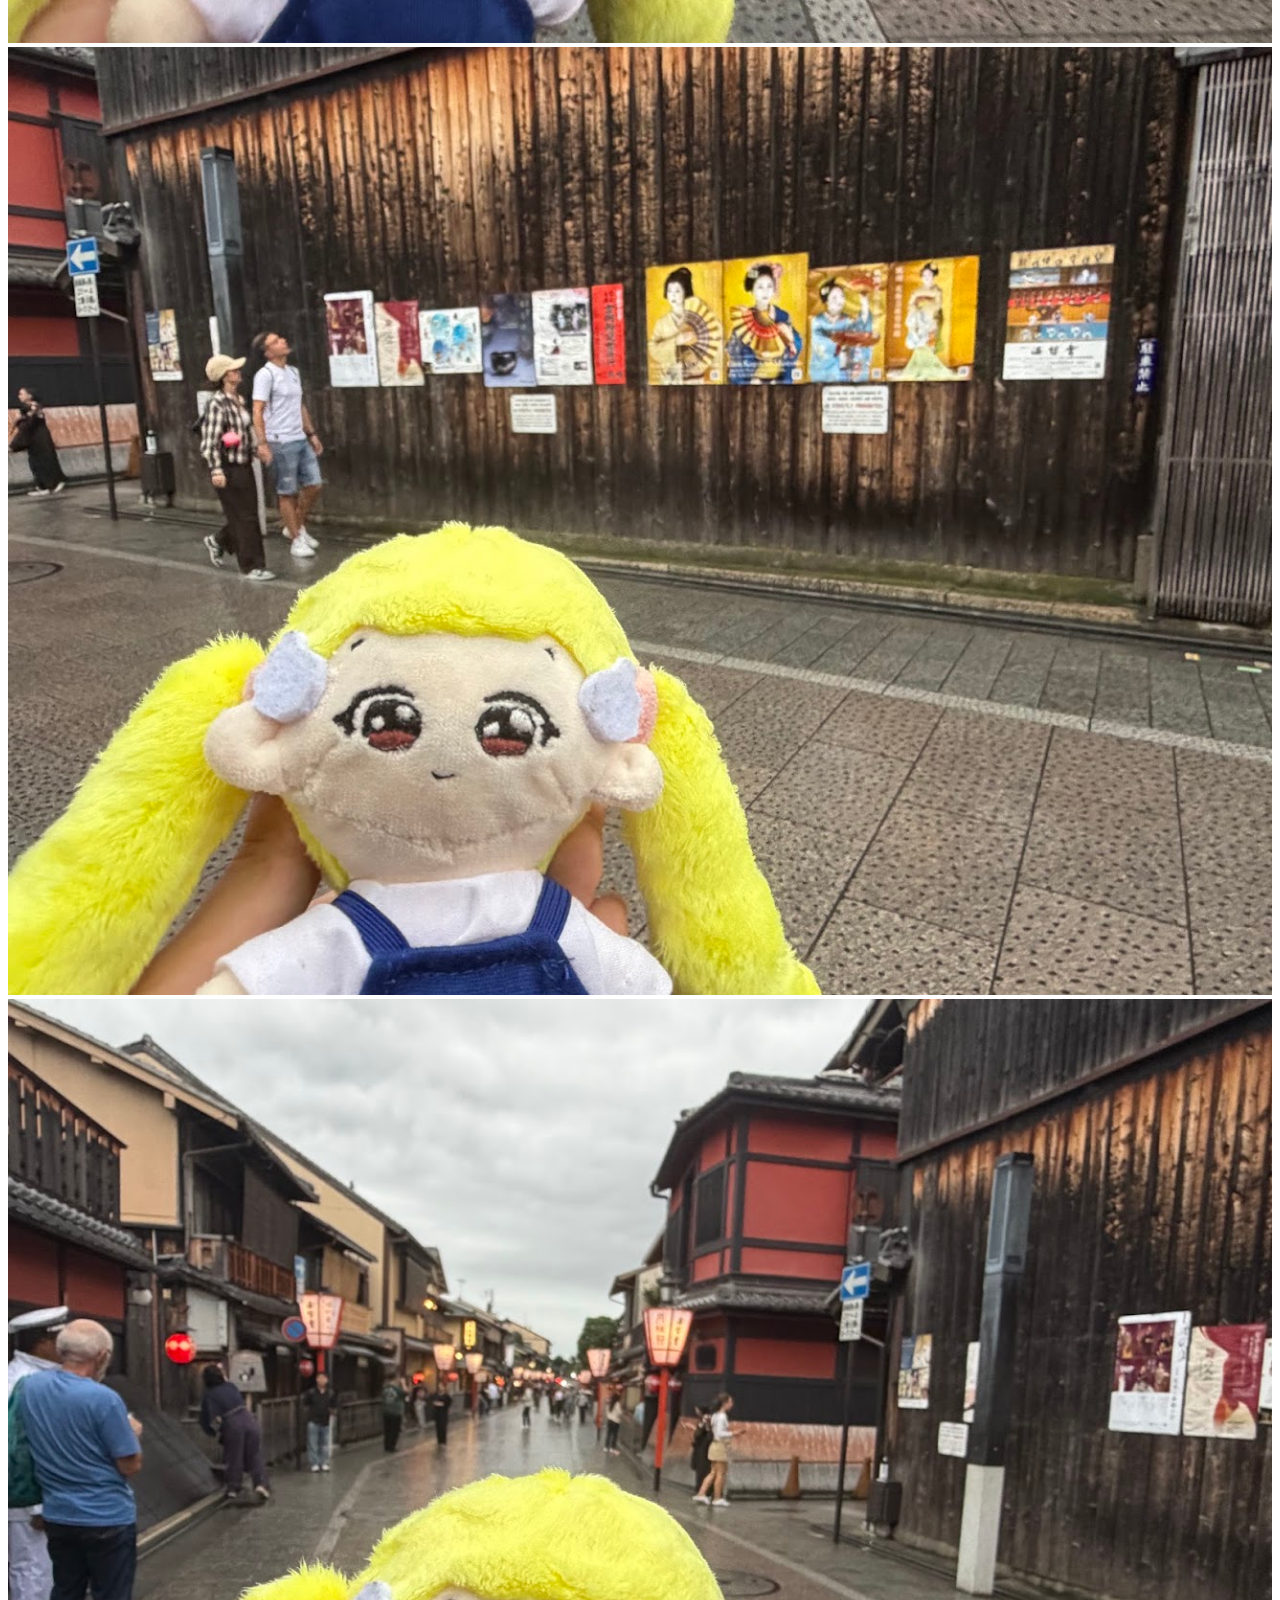
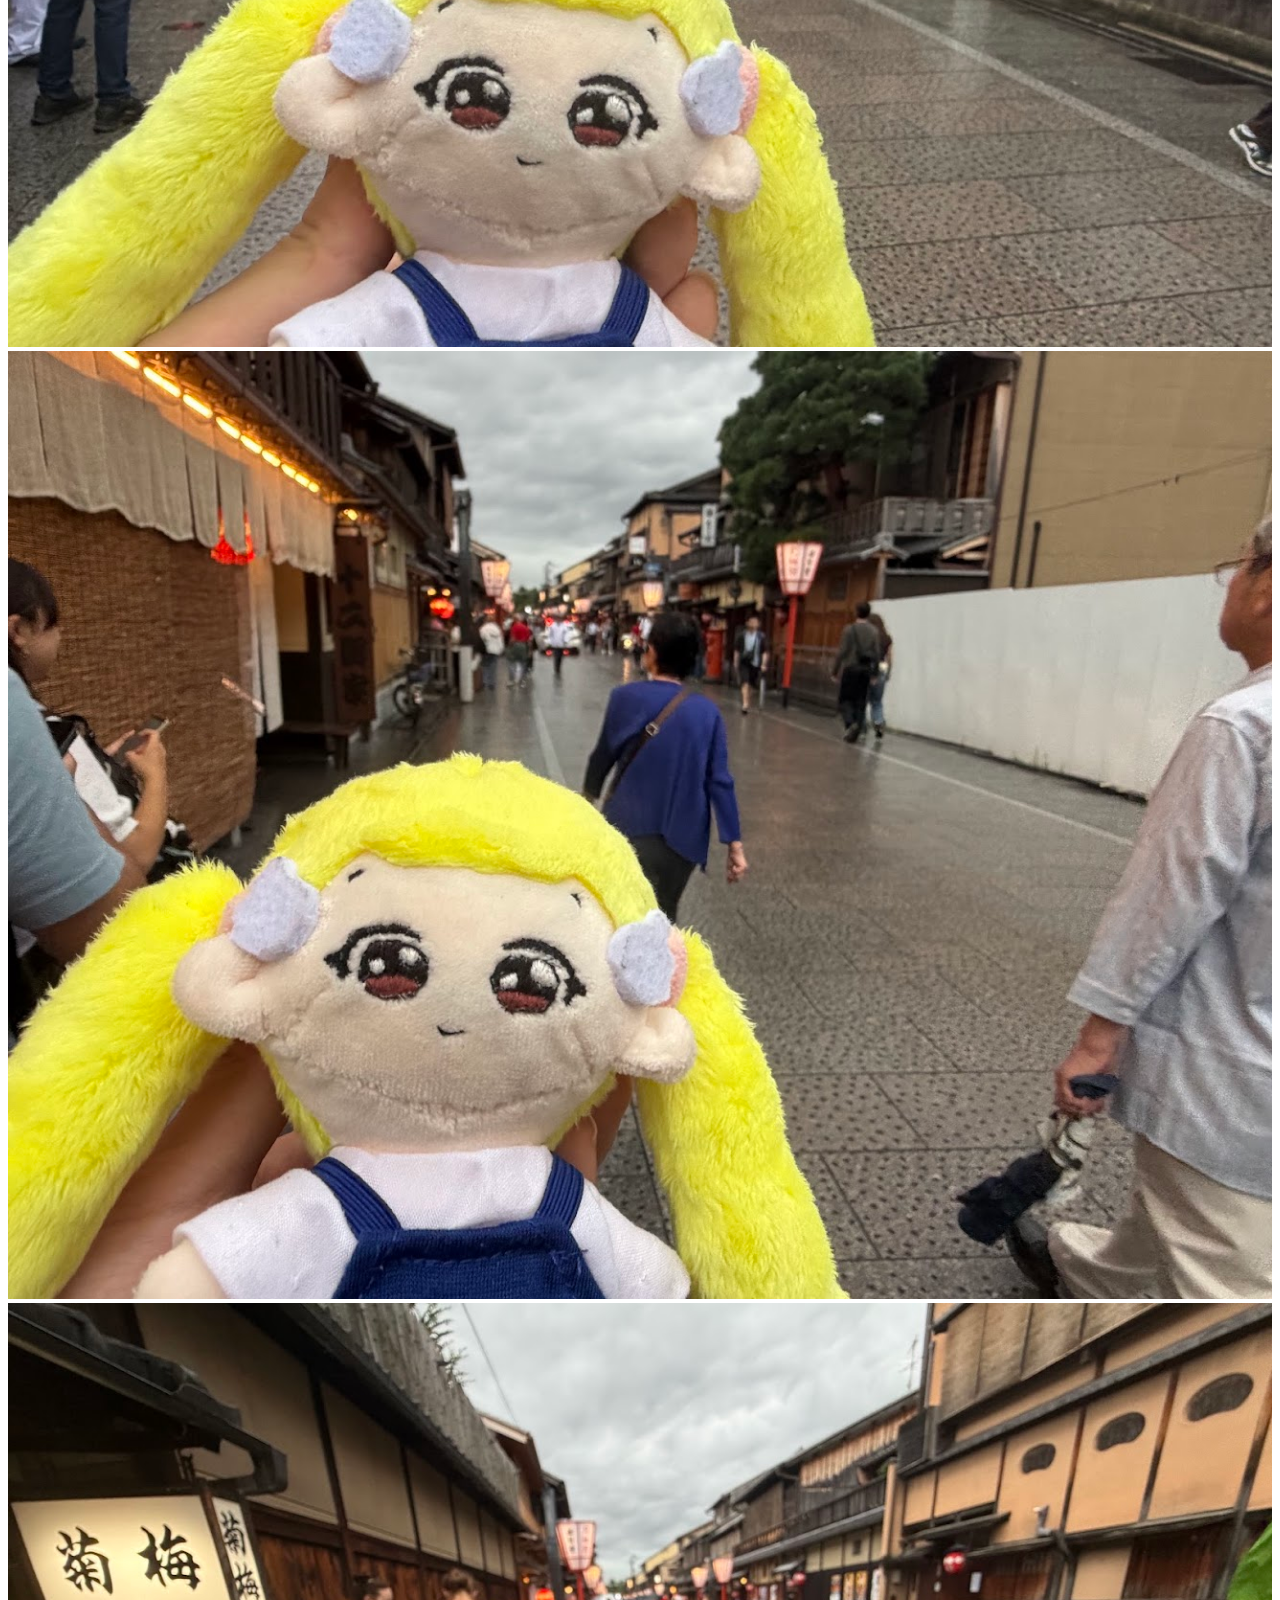
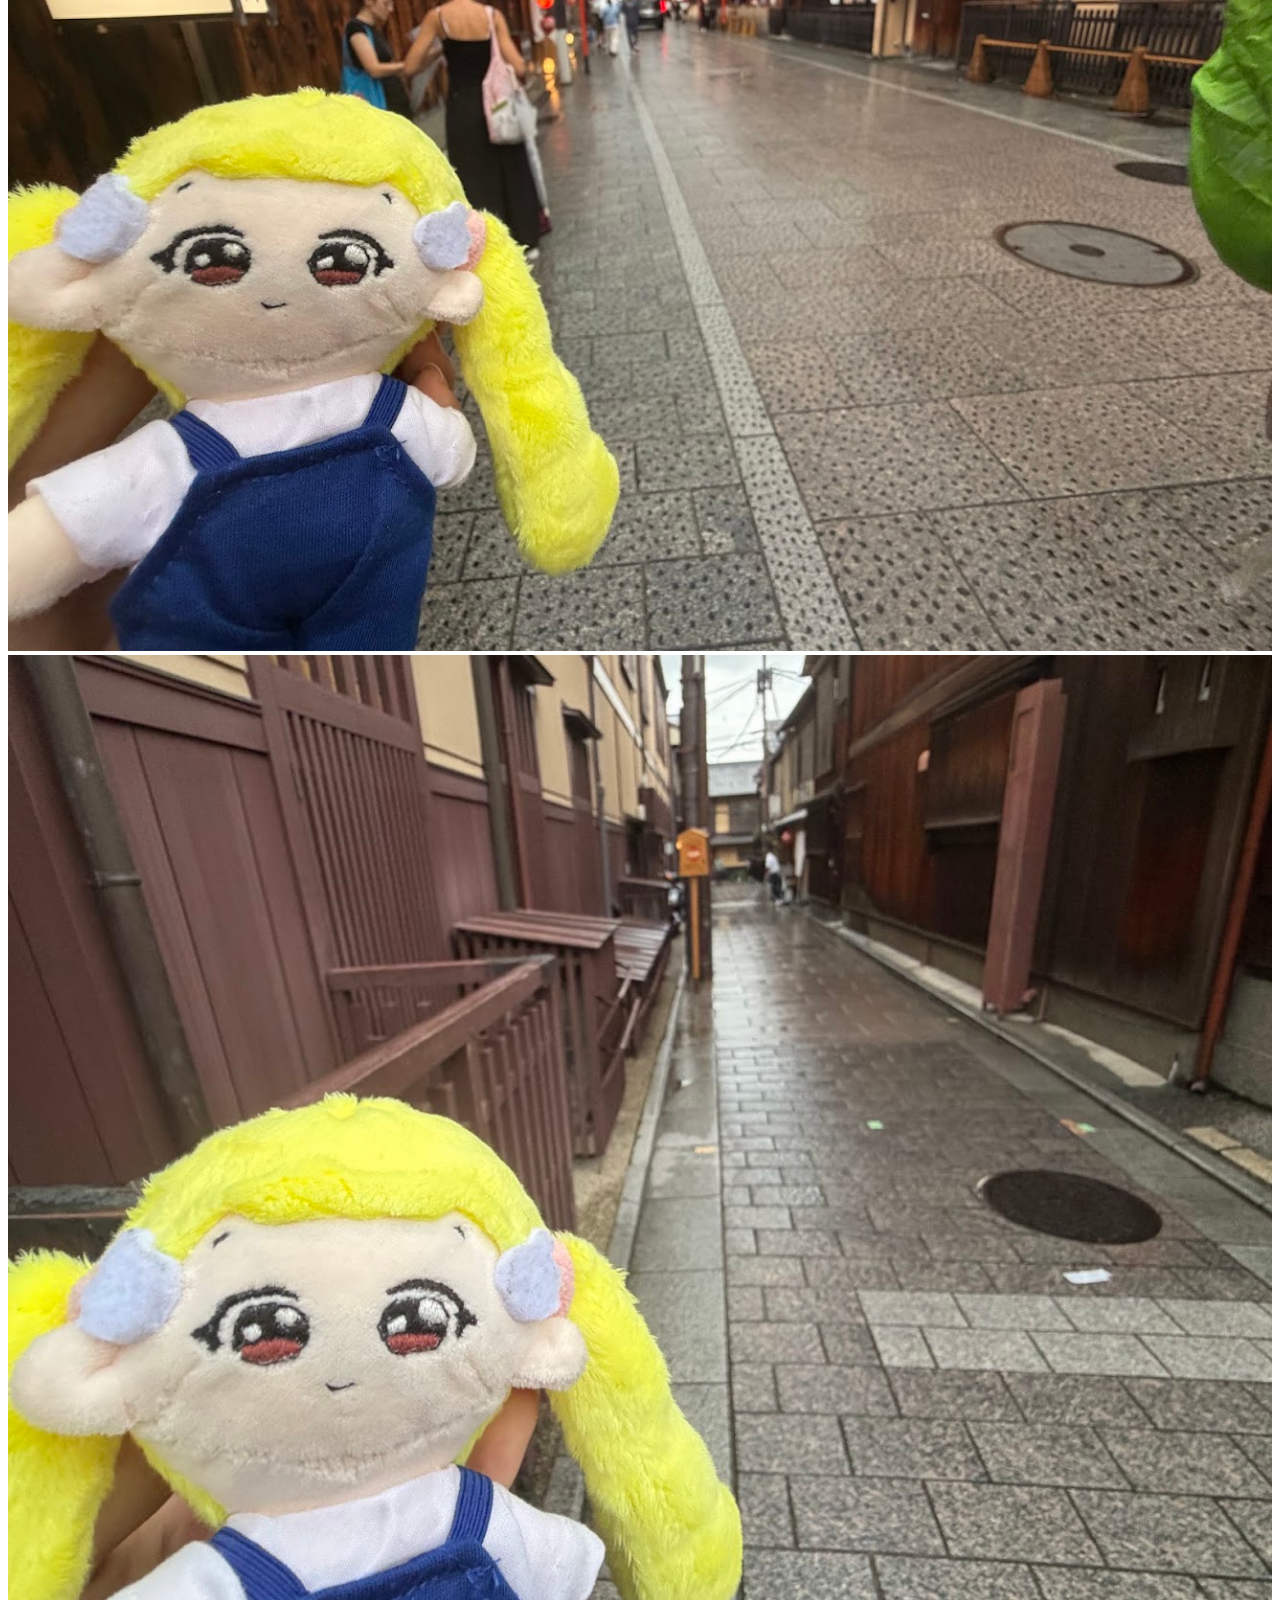
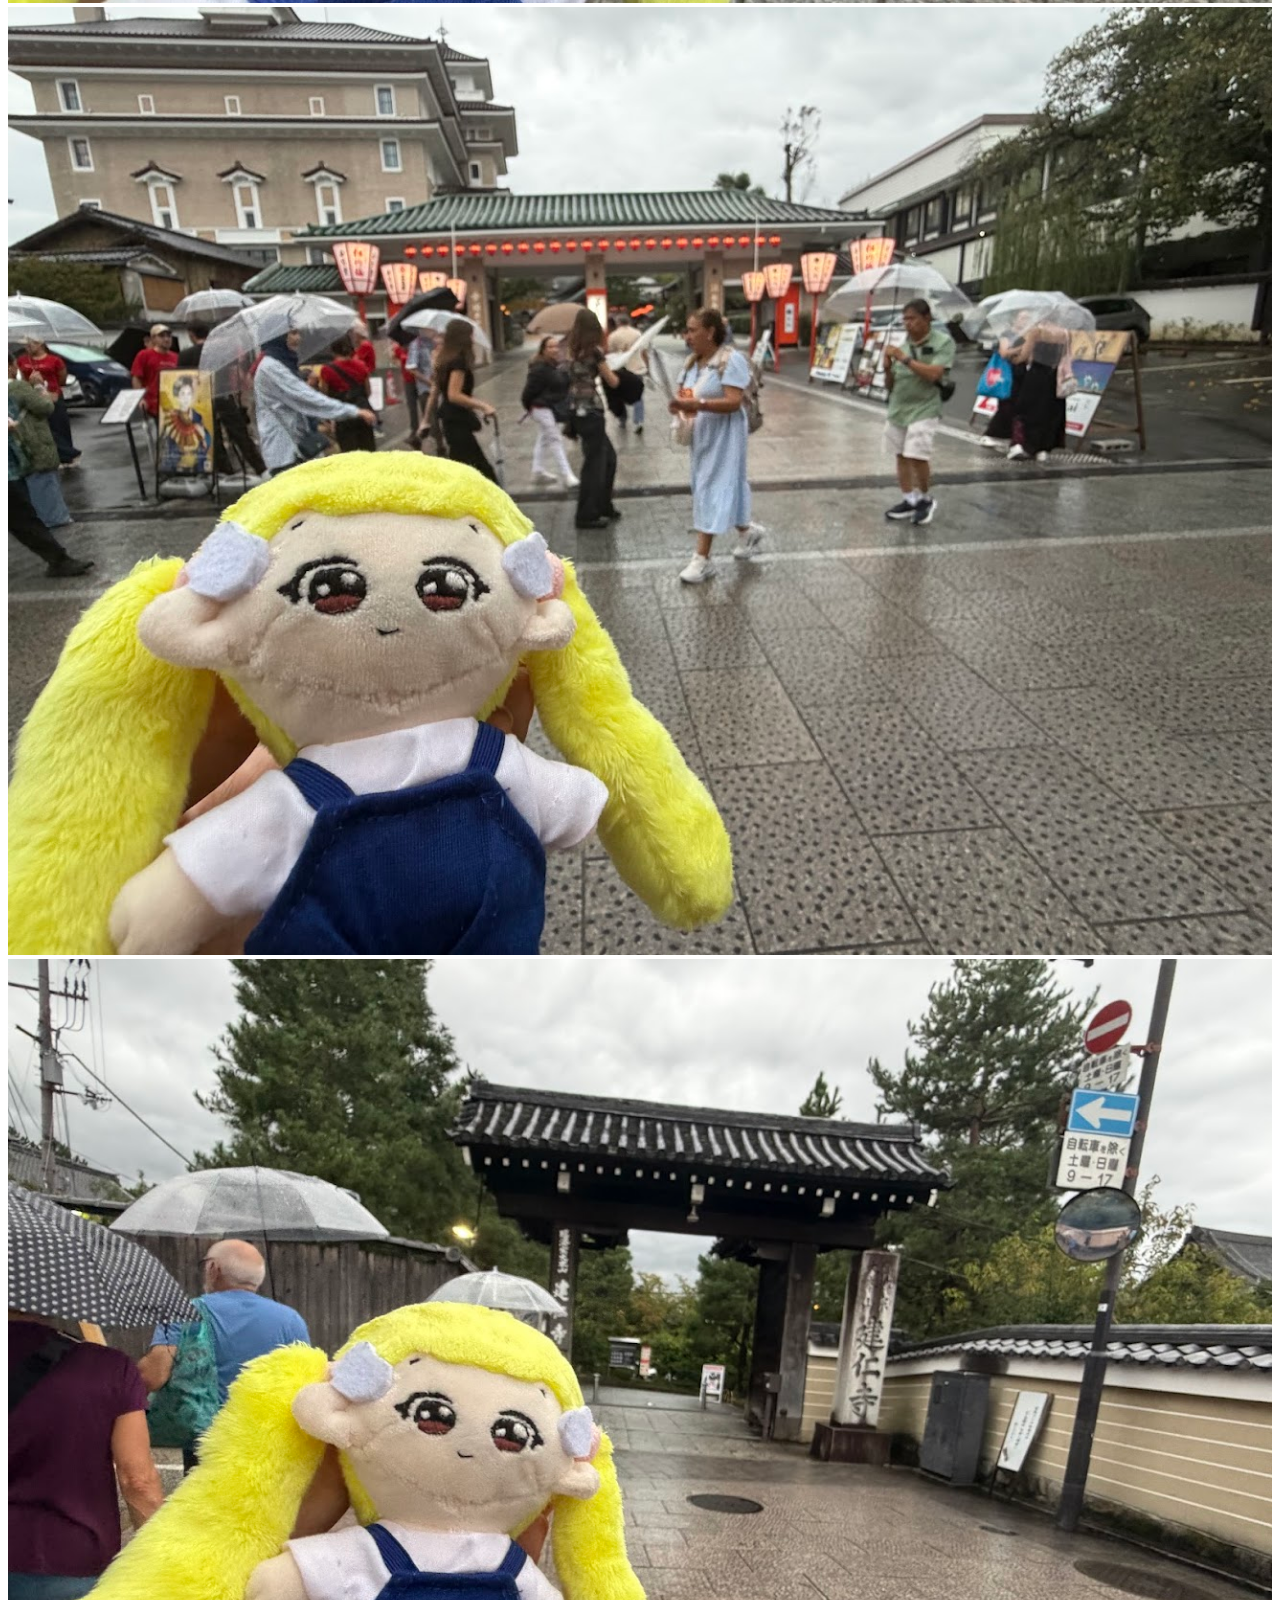
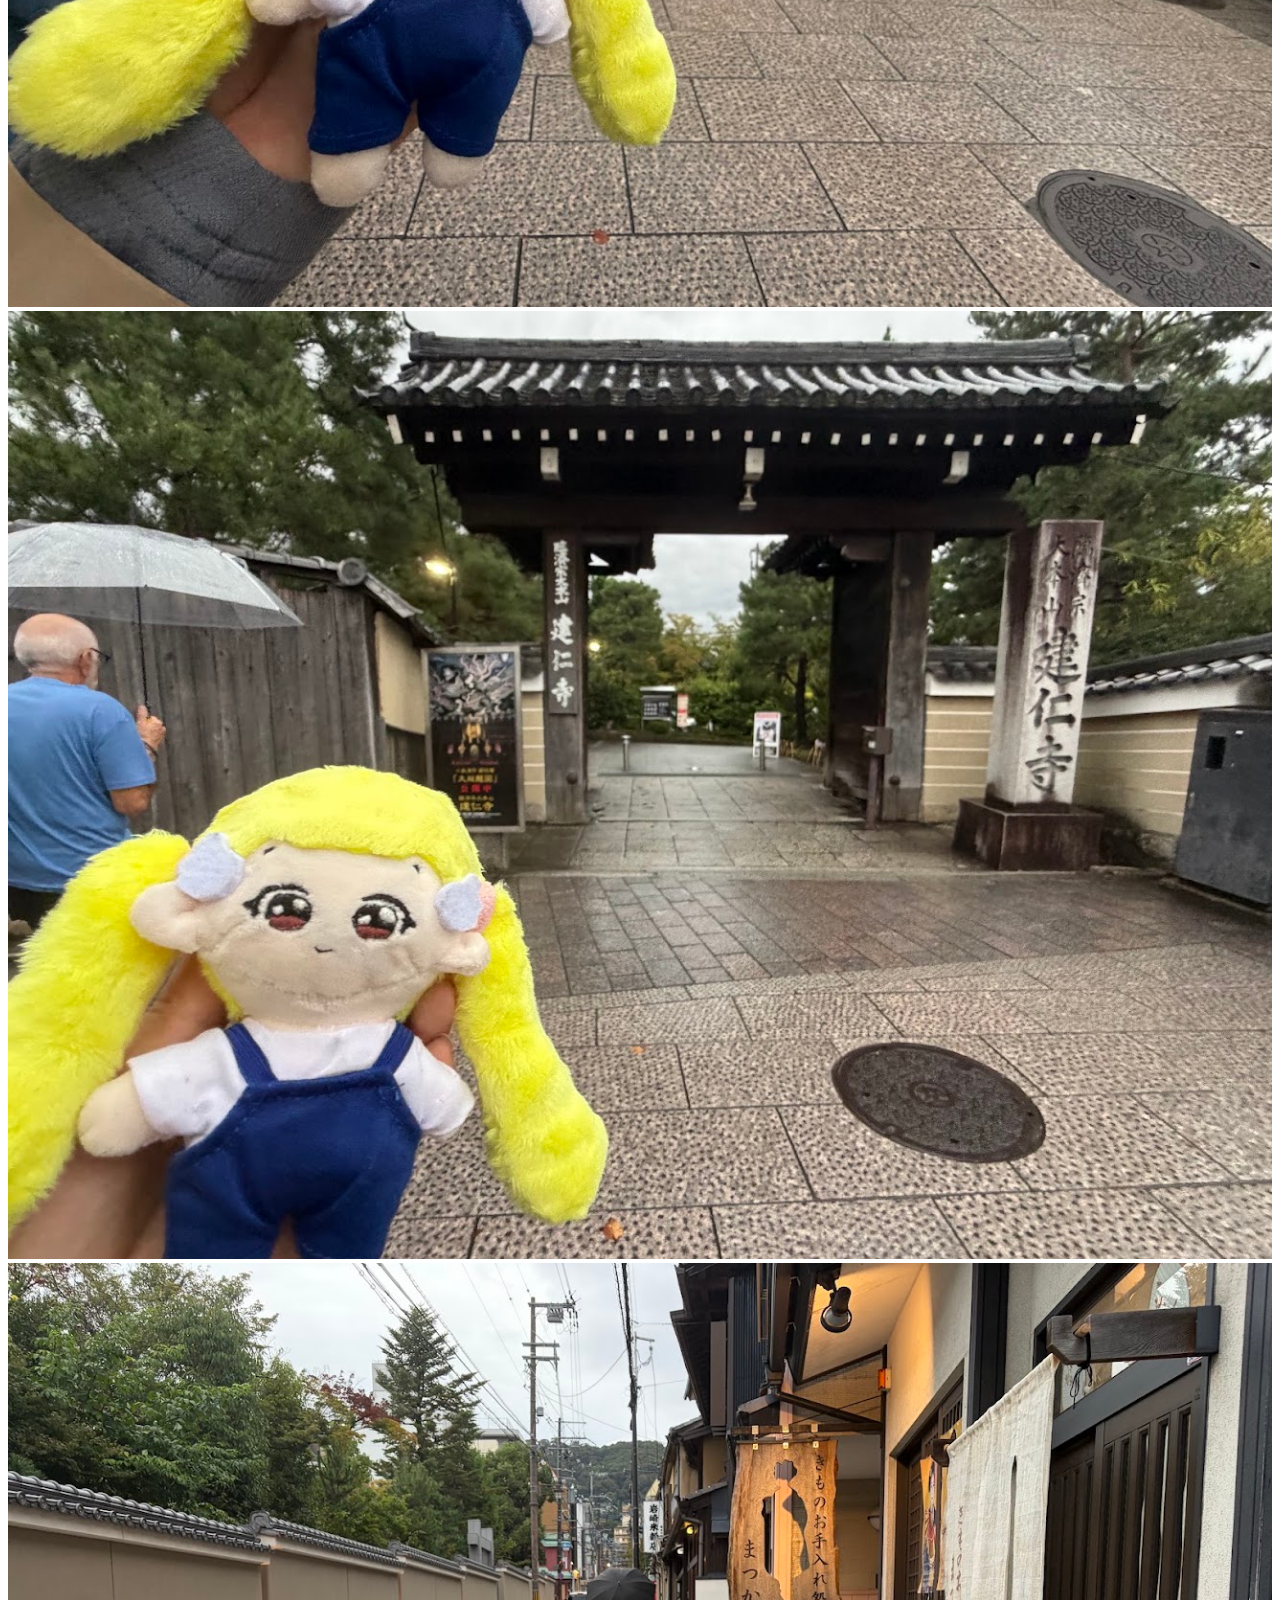
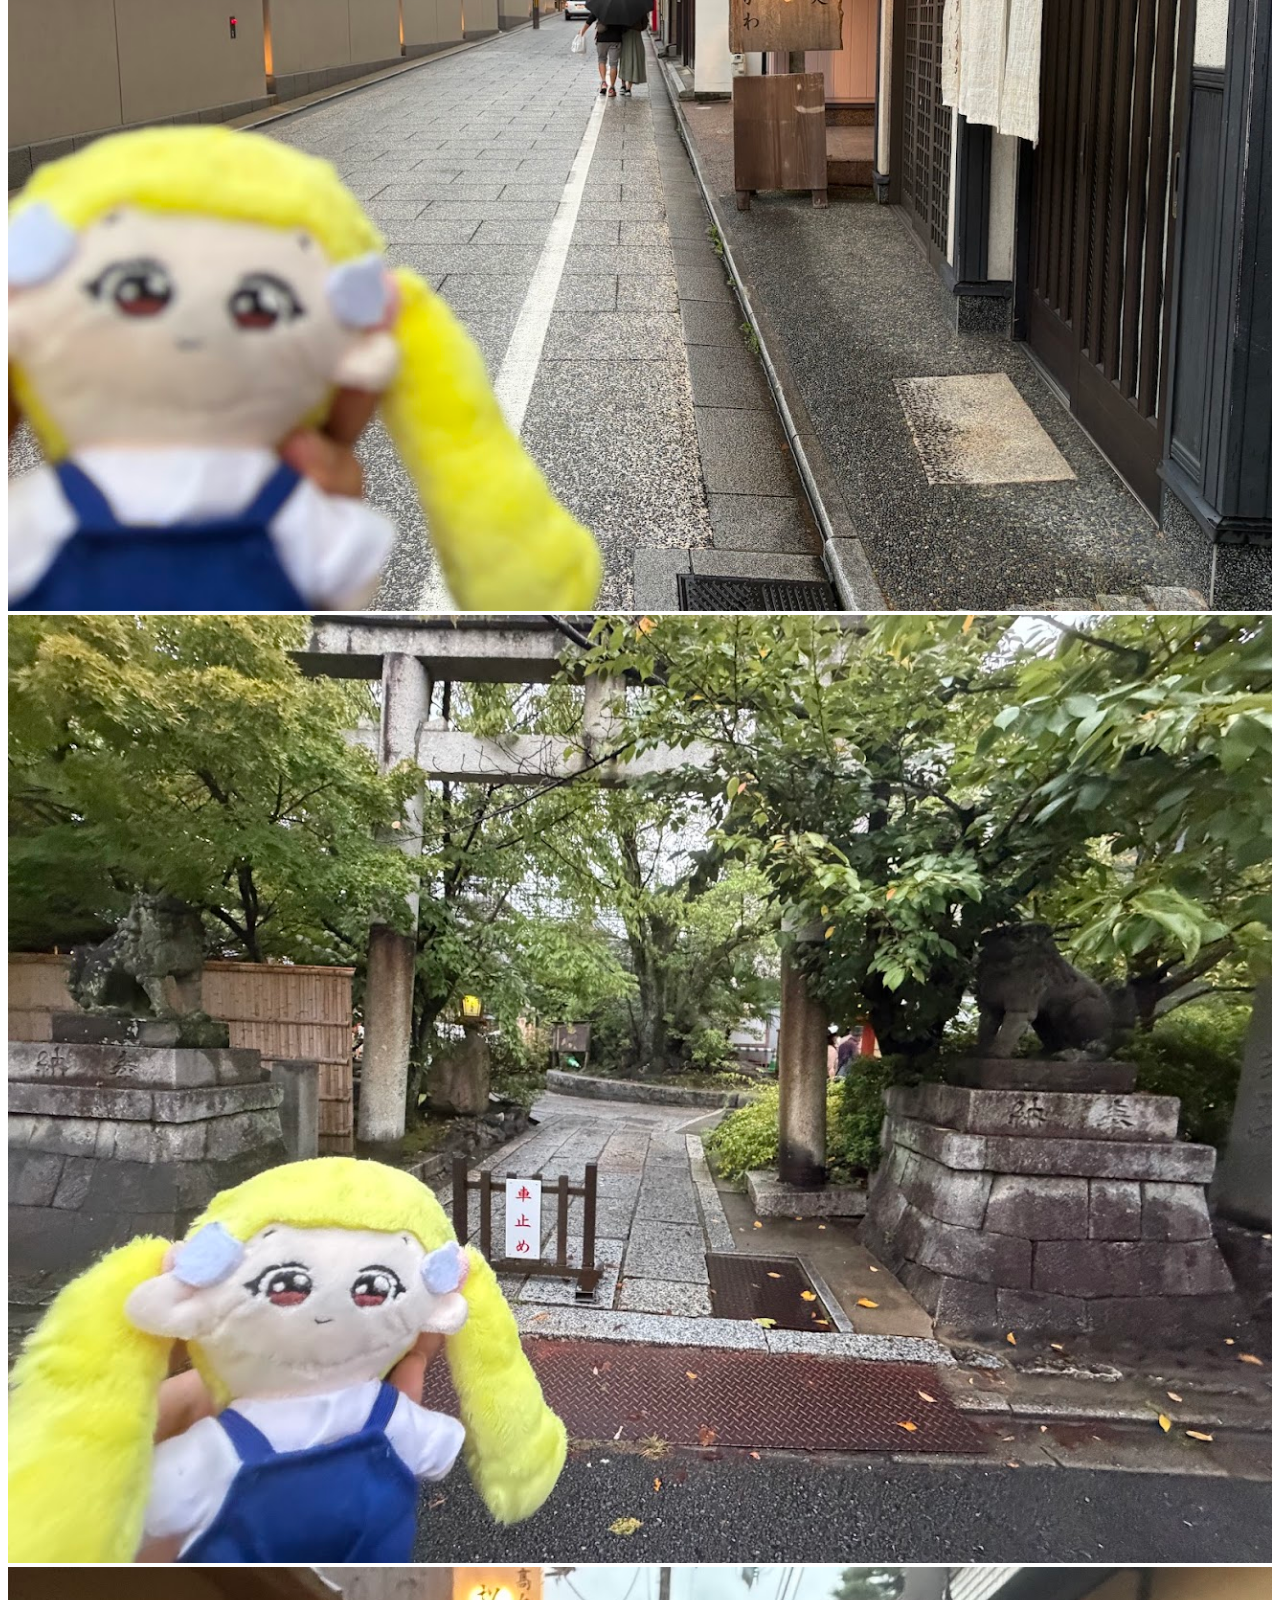
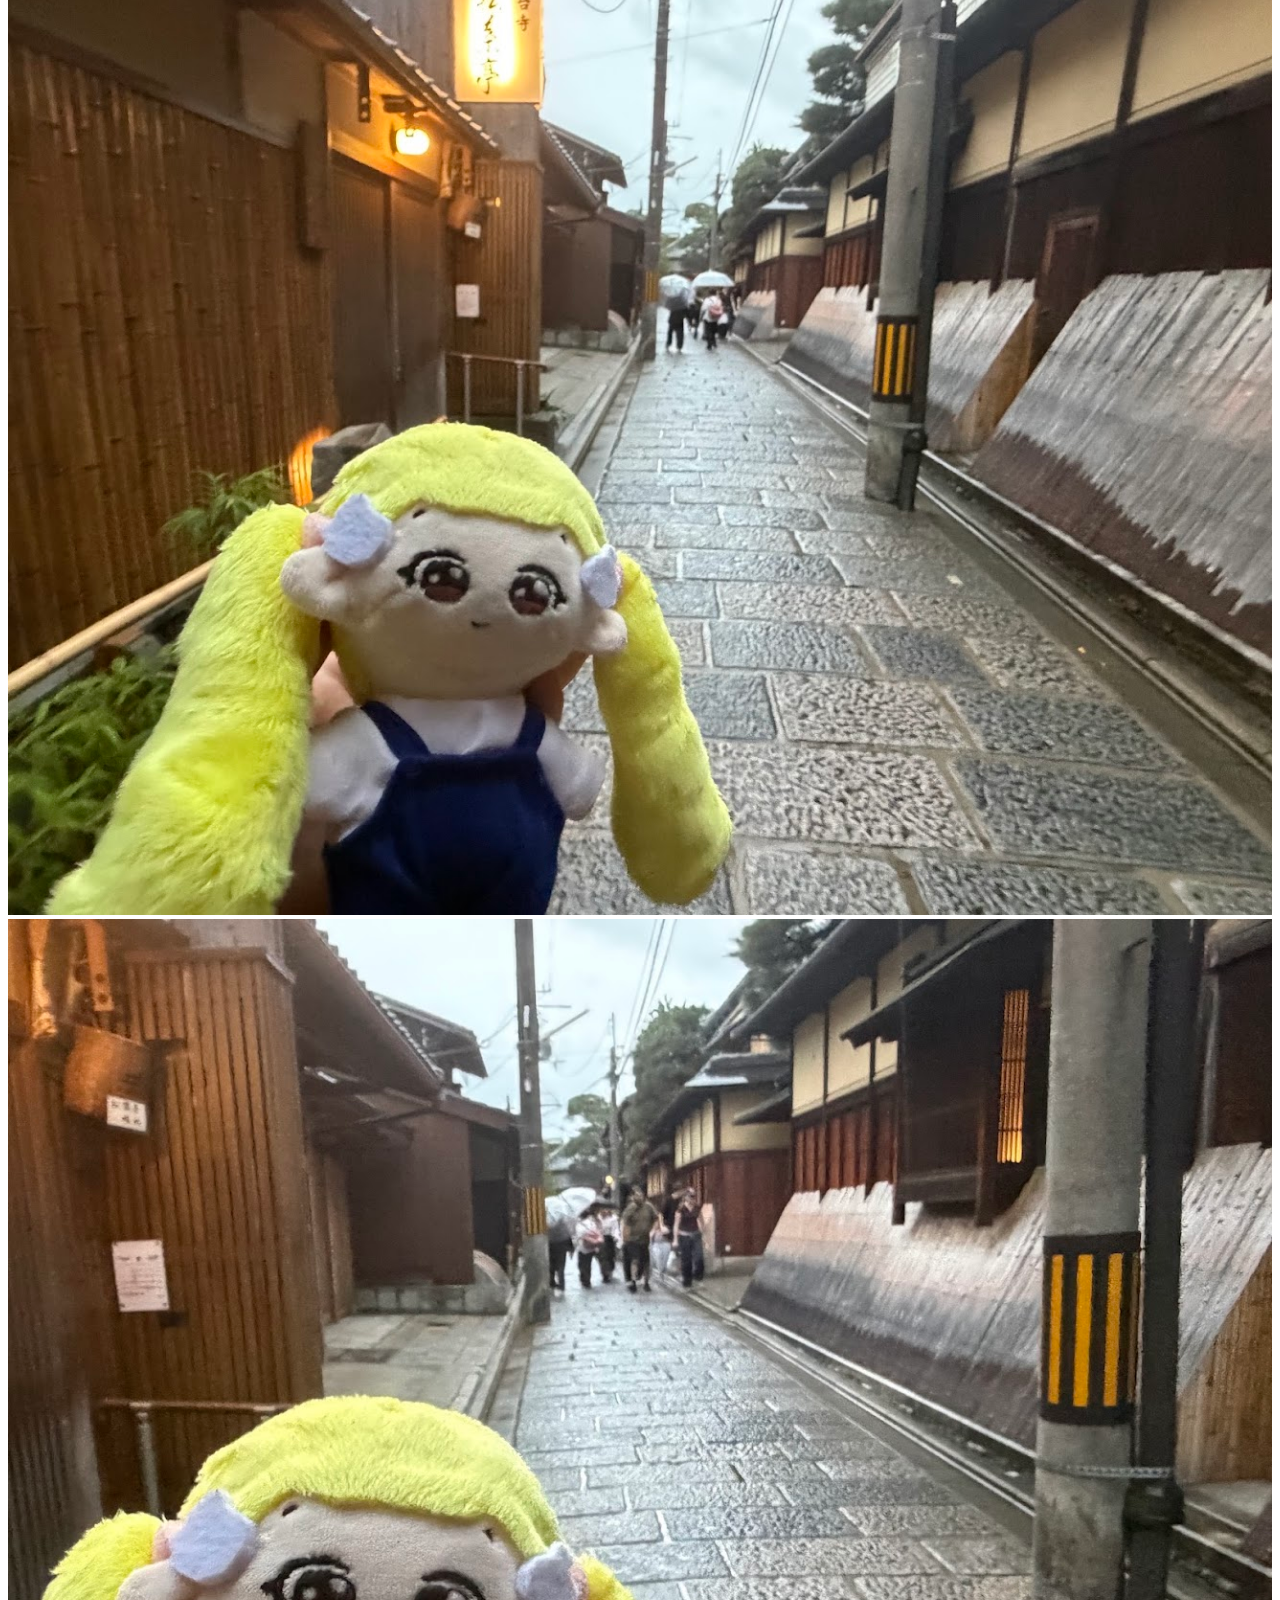
<file: hokanji.html>
<!DOCTYPE html>
<html lang="ja">
<head>
    <meta charset="UTF-8">
    <meta name="viewport" content="width=device-width, initial-scale=1.0">
    <title>法観寺</title>
    <style>img{width:100%;max-width: 100%; height: auto;}</style>
</head>
<body>
    <h1>法観寺,京都駅</h1>
    <img src="法観寺1.jpg" alt="ぬいゆるり みかげ">
    <img src="法観寺2.jpg" alt="ぬいゆるり みかげ">
    <img src="法観寺3.jpg" alt="ぬいゆるり みかげ">
    <img src="法観寺4.jpg" alt="ぬいゆるり みかげ">
    <img src="法観寺5.jpg" alt="ぬいゆるり みかげ">
    <img src="法観寺6.jpg" alt="ぬいゆるり みかげ">
    <img src="法観寺7.jpg" alt="ぬいゆるり みかげ">
    <img src="法観寺8.jpg" alt="ぬいゆるり みかげ">
    <img src="法観寺9.jpg" alt="ぬいゆるり みかげ">
    <img src="法観寺10.jpg" alt="ぬいゆるり みかげ">
    <img src="法観寺11.jpg" alt="ぬいゆるり みかげ">
    <img src="法観寺12.jpg" alt="ぬいゆるり みかげ">
    <img src="法観寺13.jpg" alt="ぬいゆるり みかげ">
    <img src="法観寺14.jpg" alt="ぬいゆるり みかげ">
    <img src="法観寺15.jpg" alt="ぬいゆるり みかげ">
    <img src="法観寺16.jpg" alt="ぬいゆるり みかげ">
    <img src="法観寺17.jpg" alt="ぬいゆるり みかげ">
    <img src="法観寺18.jpg" alt="ぬいゆるり みかげ">
    <img src="法観寺19.jpg" alt="ぬいゆるり みかげ">
    <img src="法観寺20.jpg" alt="ぬいゆるり みかげ">
    <img src="法観寺21.jpg" alt="ぬいゆるり みかげ">
    <img src="法観寺22.jpg" alt="ぬいゆるり みかげ">
    <img src="法観寺23.jpg" alt="ぬいゆるり みかげ">
    <img src="法観寺24.jpg" alt="ぬいゆるり みかげ">
    <img src="法観寺25.jpg" alt="ぬいゆるり みかげ">
    <img src="法観寺26.jpg" alt="ぬいゆるり みかげ">
    <img src="法観寺27.jpg" alt="ぬいゆるり みかげ">
    <img src="法観寺28.jpg" alt="ぬいゆるり みかげ">
    <img src="法観寺29.jpg" alt="ぬいゆるり みかげ">
    <img src="法観寺30.jpg" alt="ぬいゆるり みかげ">
    <img src="法観寺31.jpg" alt="ぬいゆるり みかげ">
    <img src="法観寺32.jpg" alt="ぬいゆるり みかげ">
    <img src="法観寺33.jpg" alt="ぬいゆるり みかげ">
    <img src="法観寺34.jpg" alt="ぬいゆるり みかげ">
　  <img src="法観寺35.jpg" alt="ぬいゆるり みかげ">
    <img src="法観寺36.jpg" alt="ぬいゆるり みかげ">
    <img src="法観寺37.jpg" alt="ぬいゆるり みかげ">
   <p>2026/09/28 法観寺,京都駅</p>
   <p><a href="index.html">トップページへ</a></p>
                        
</body>
</file>
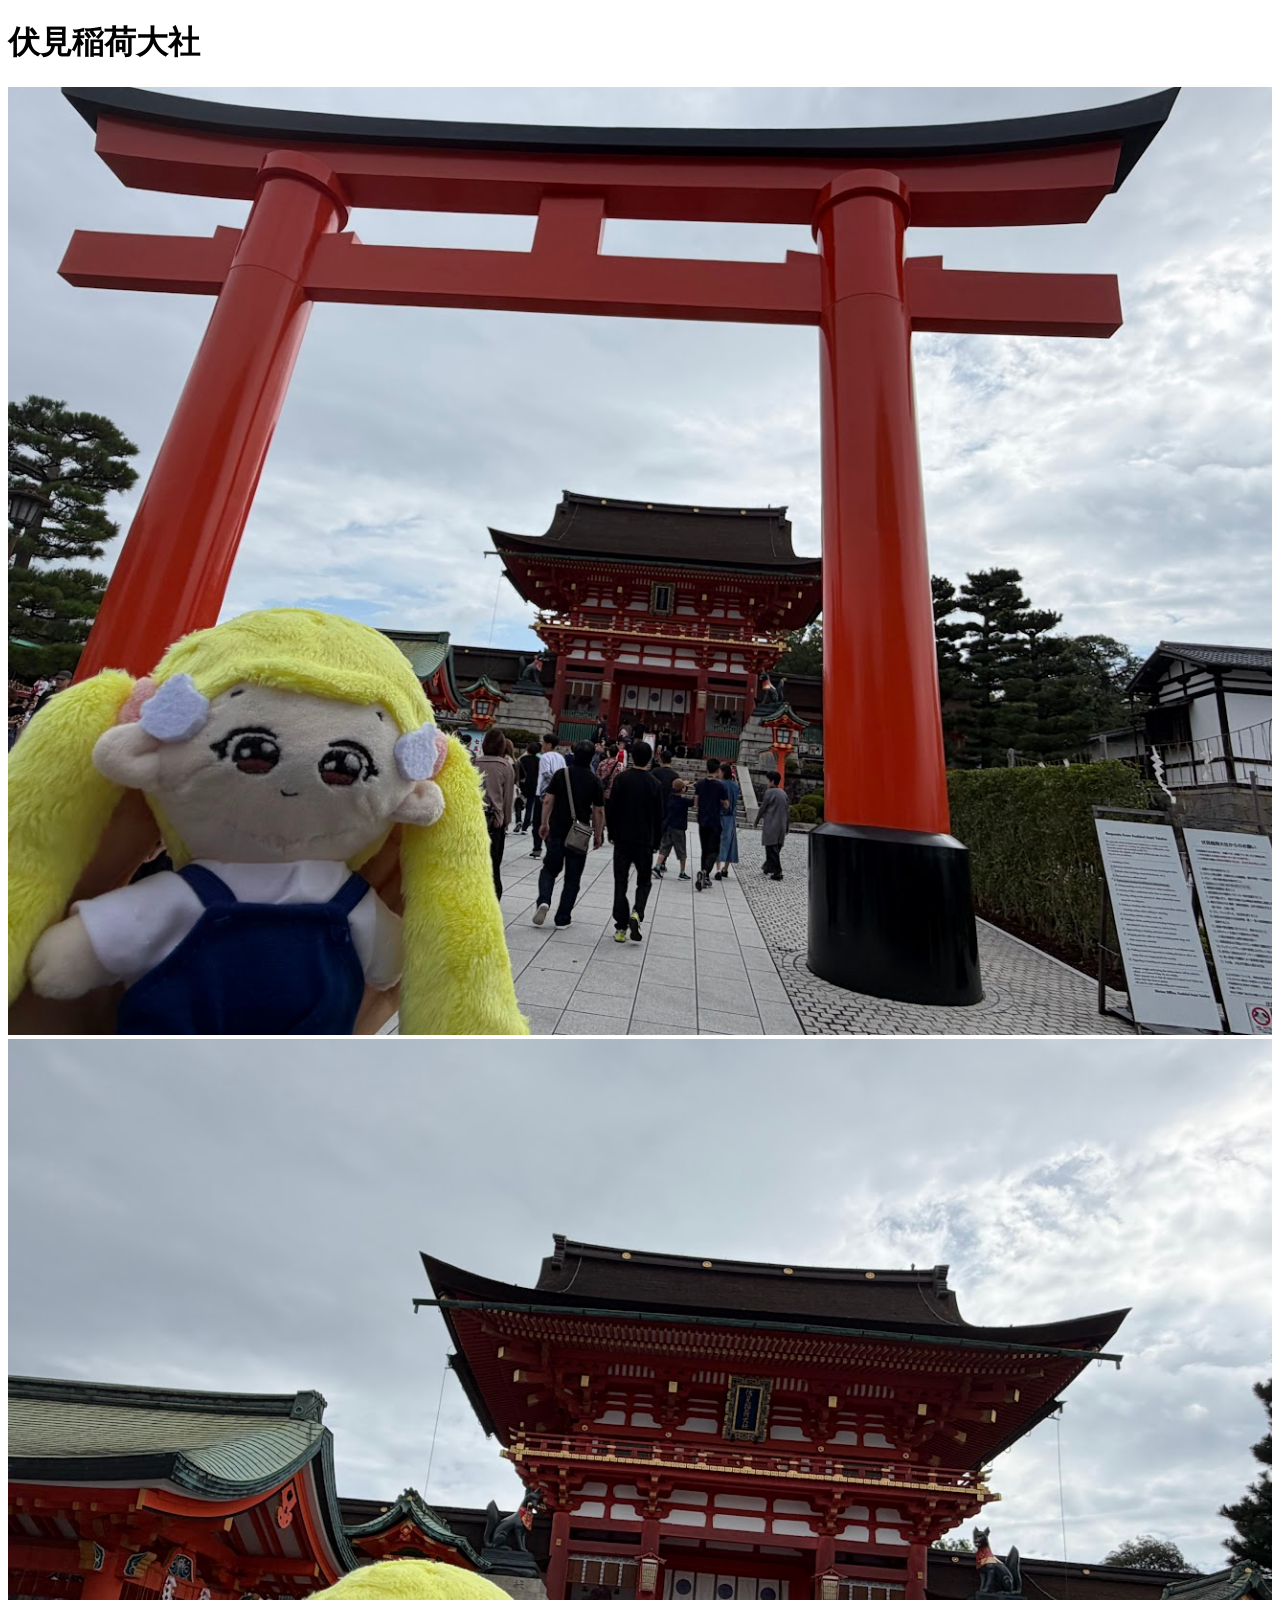
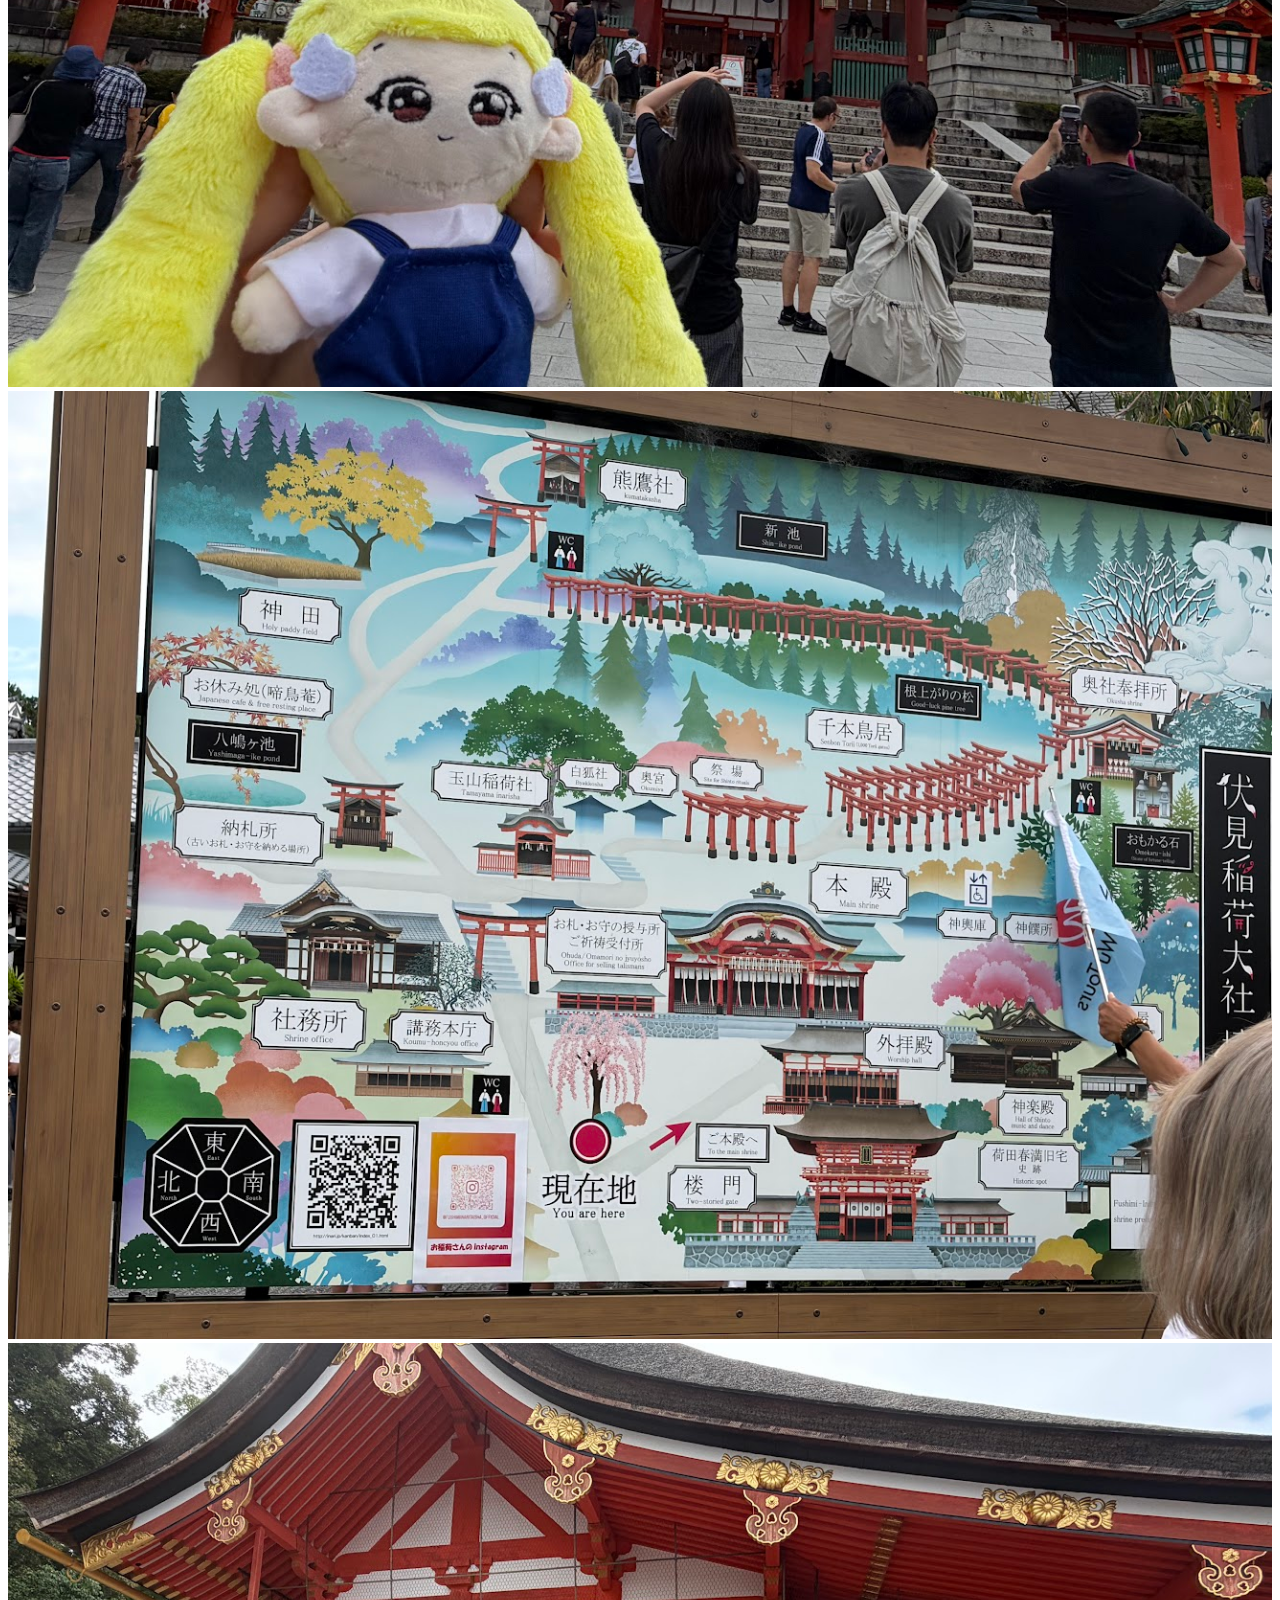
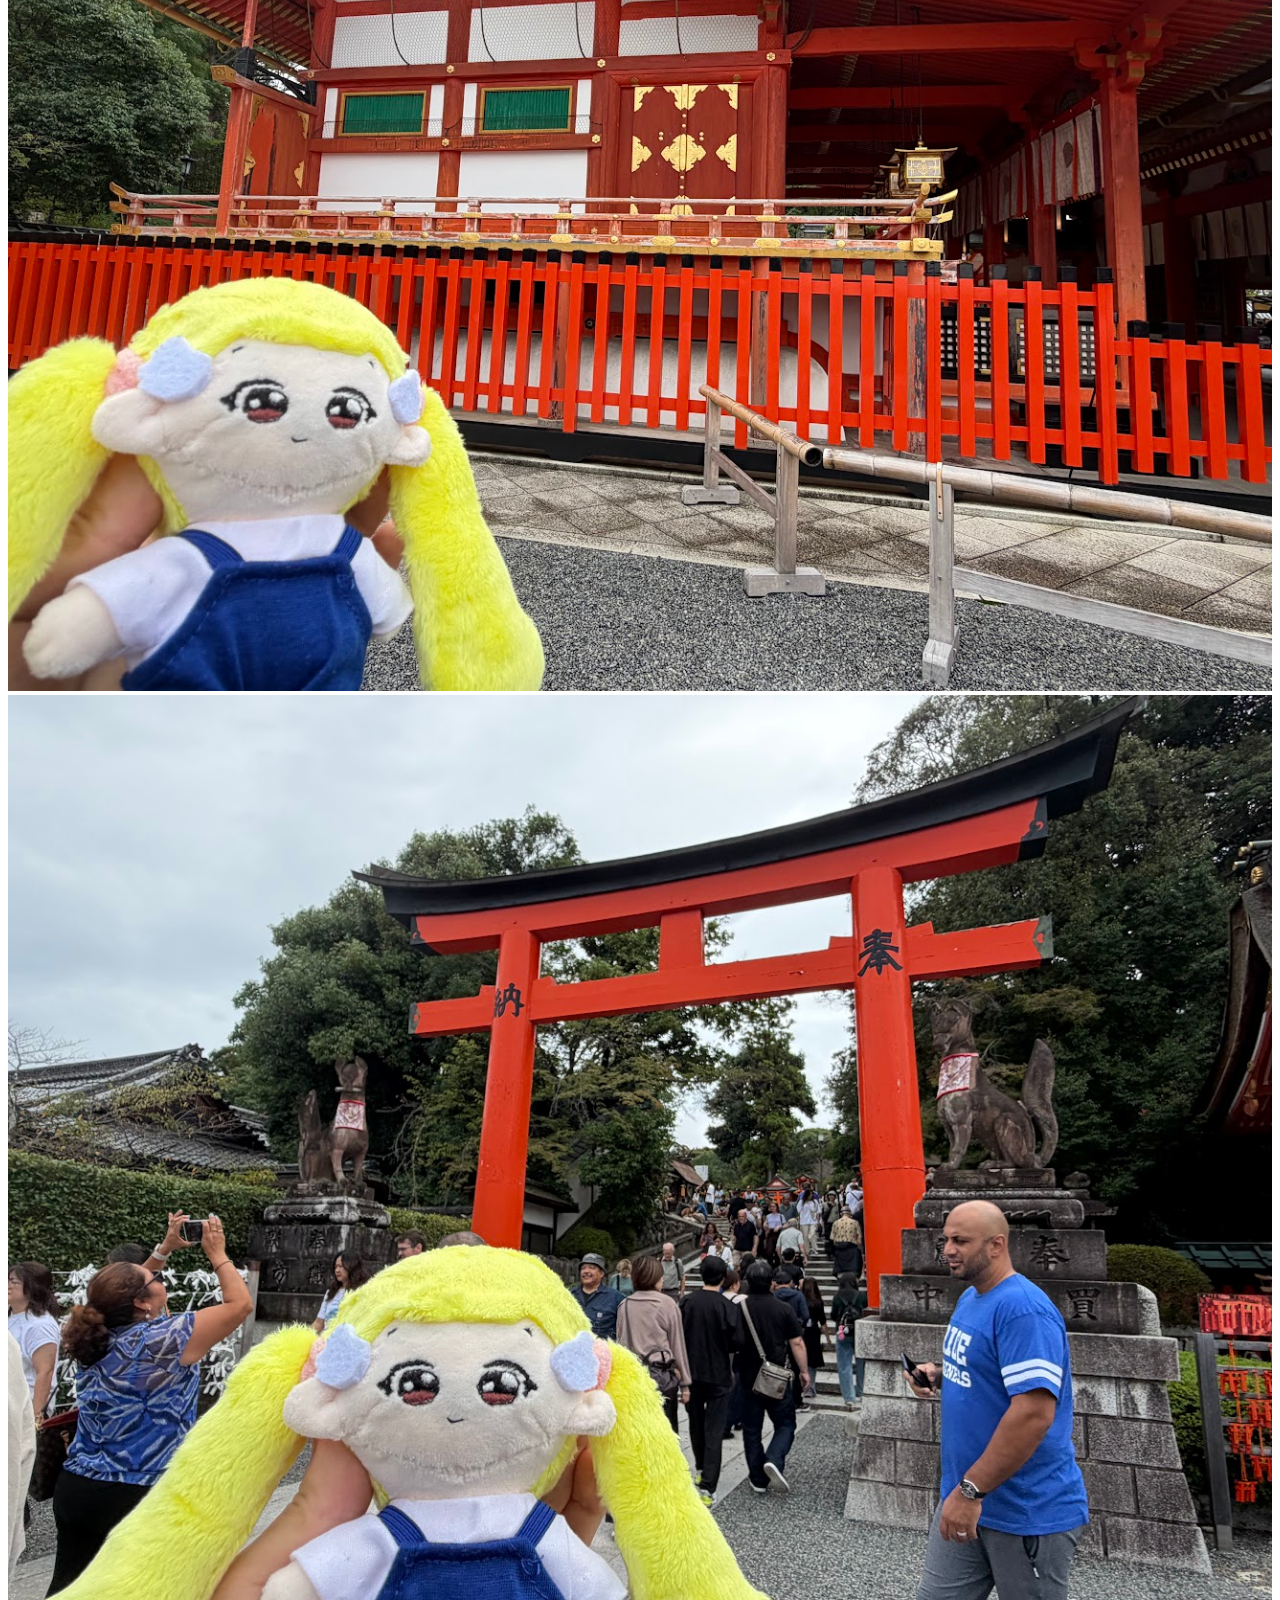
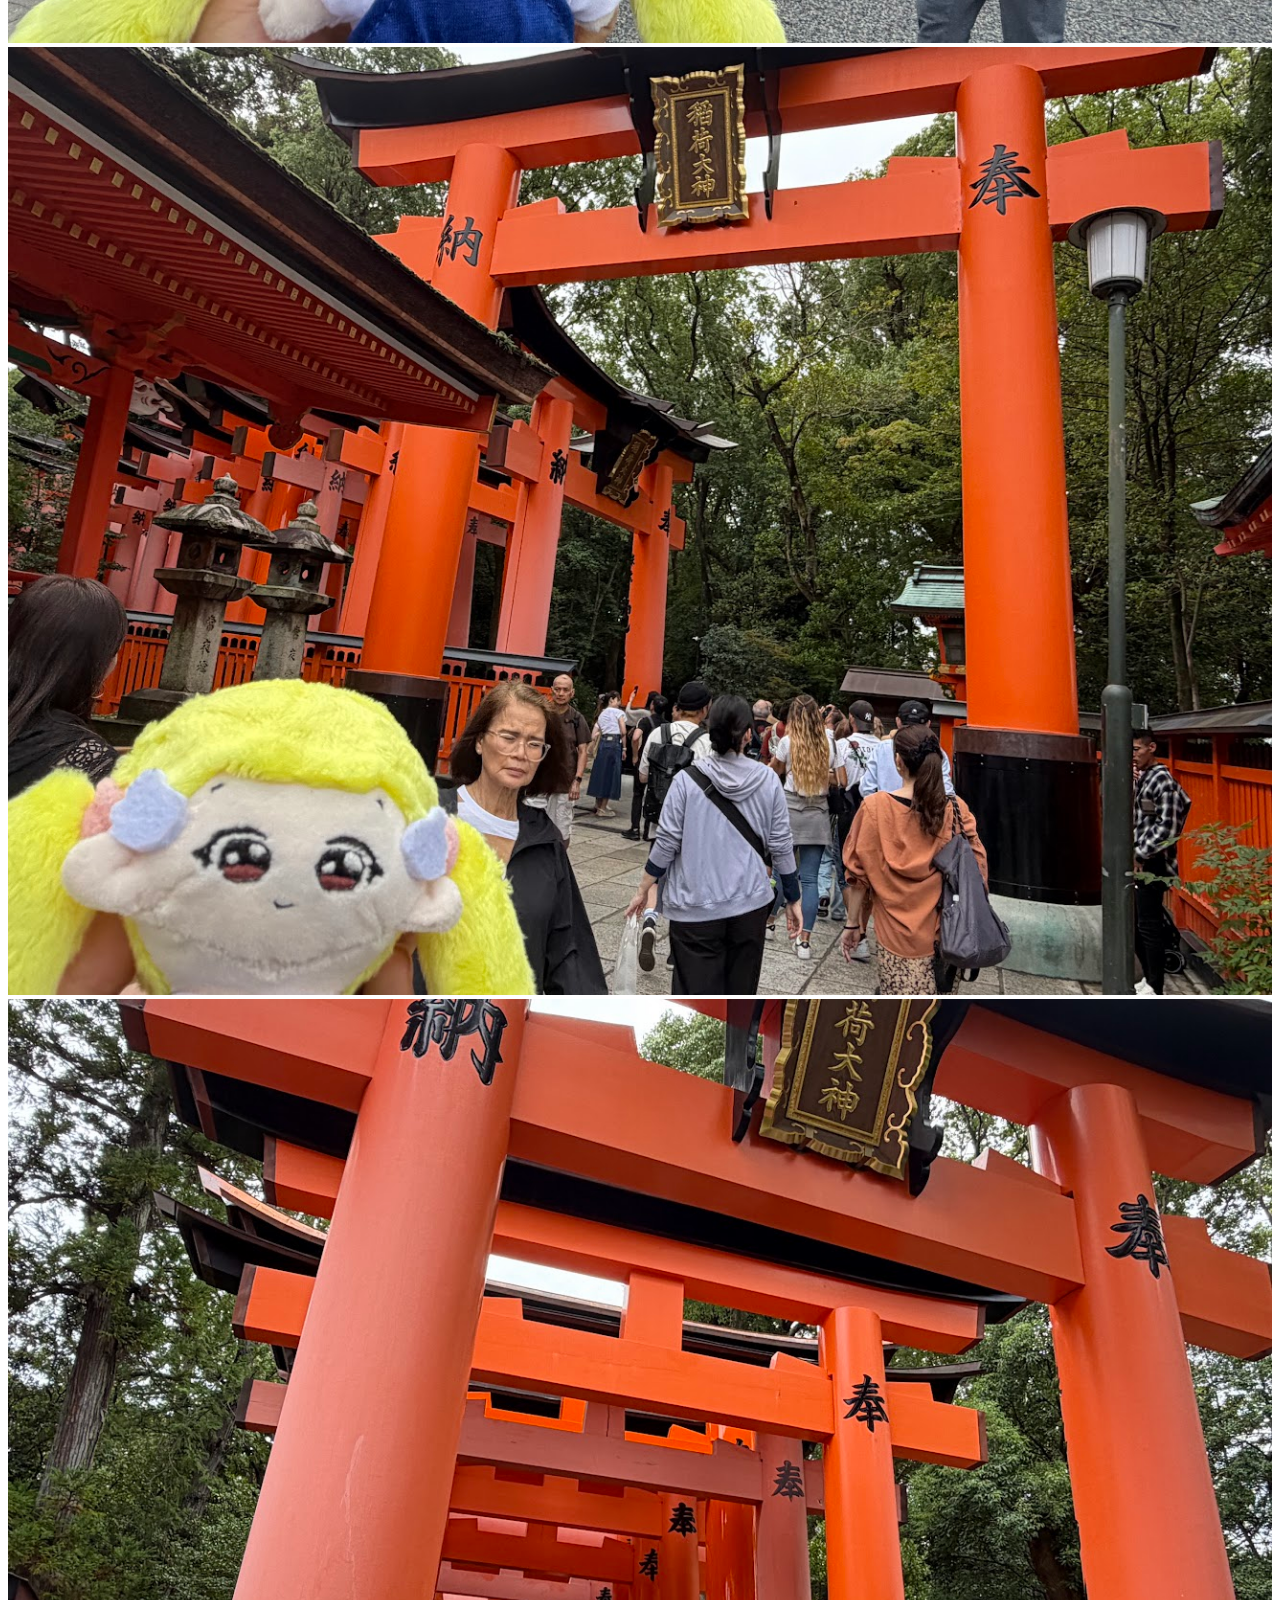
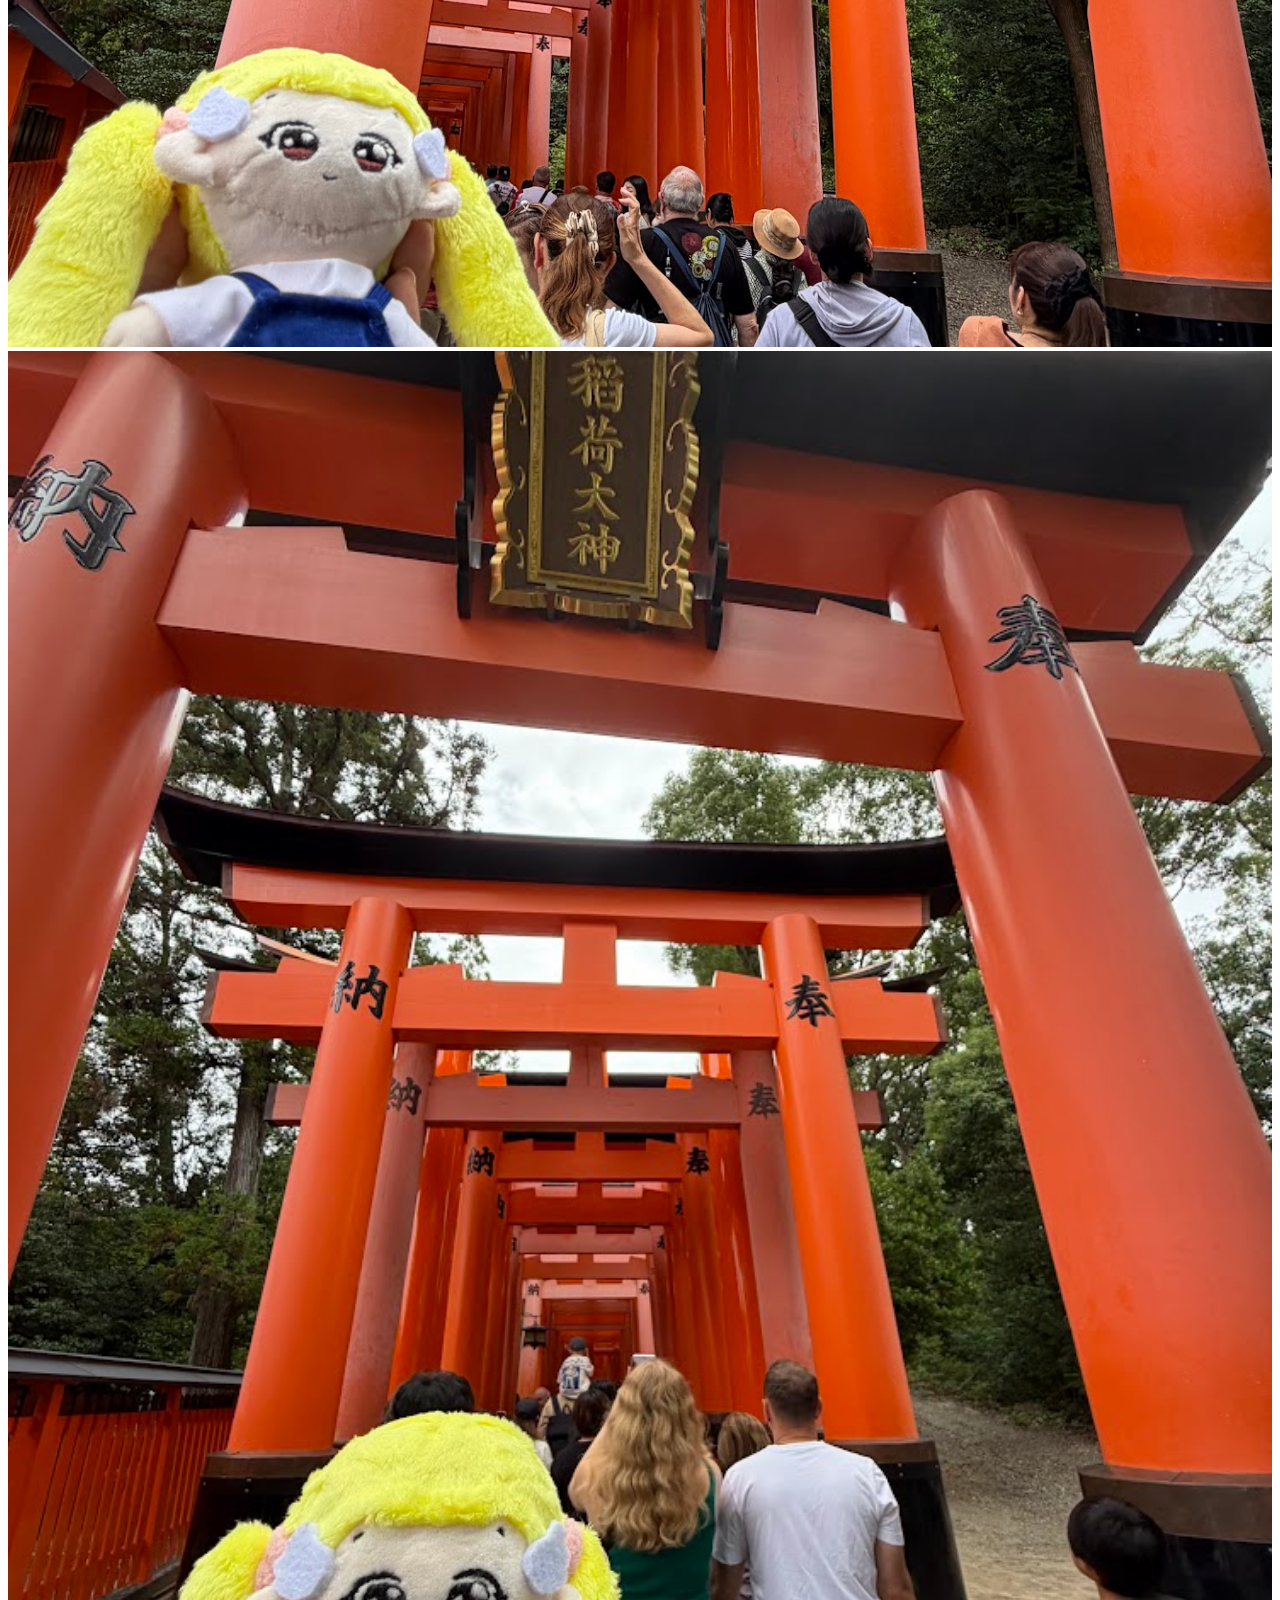
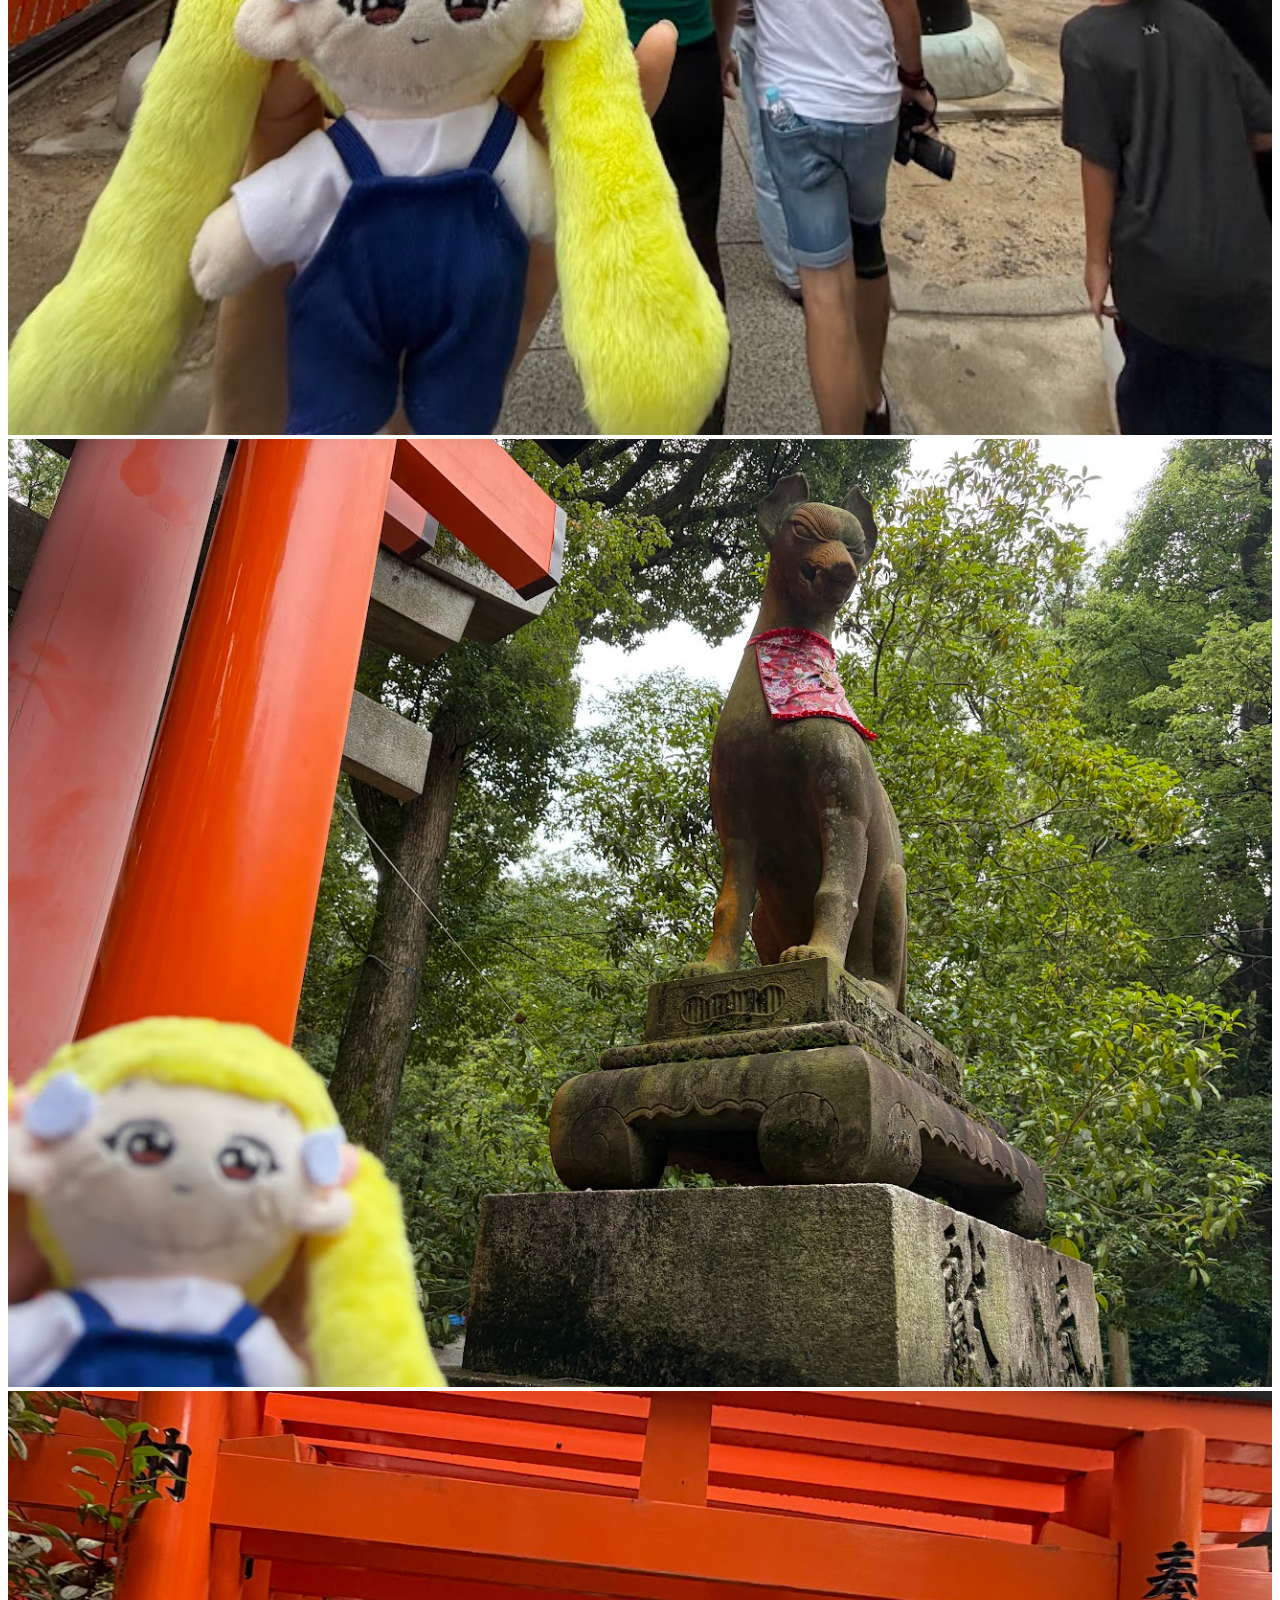
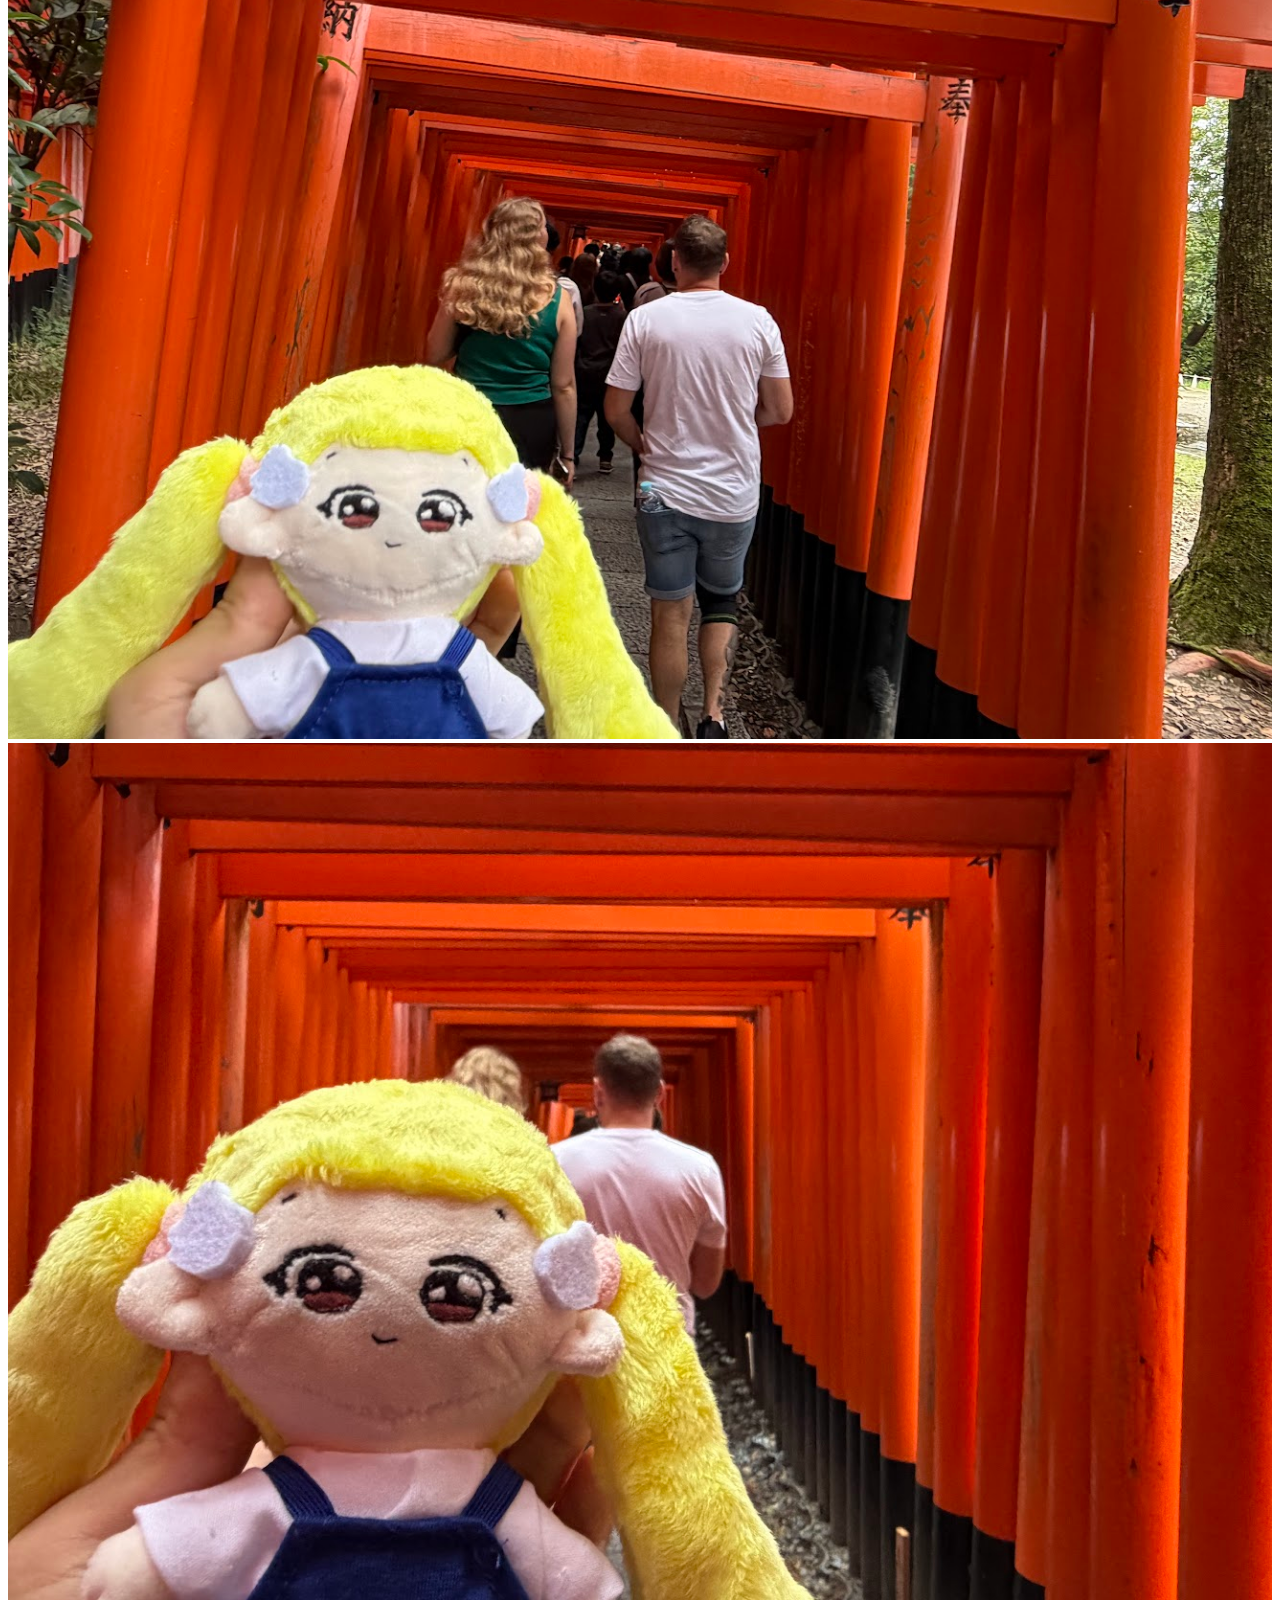
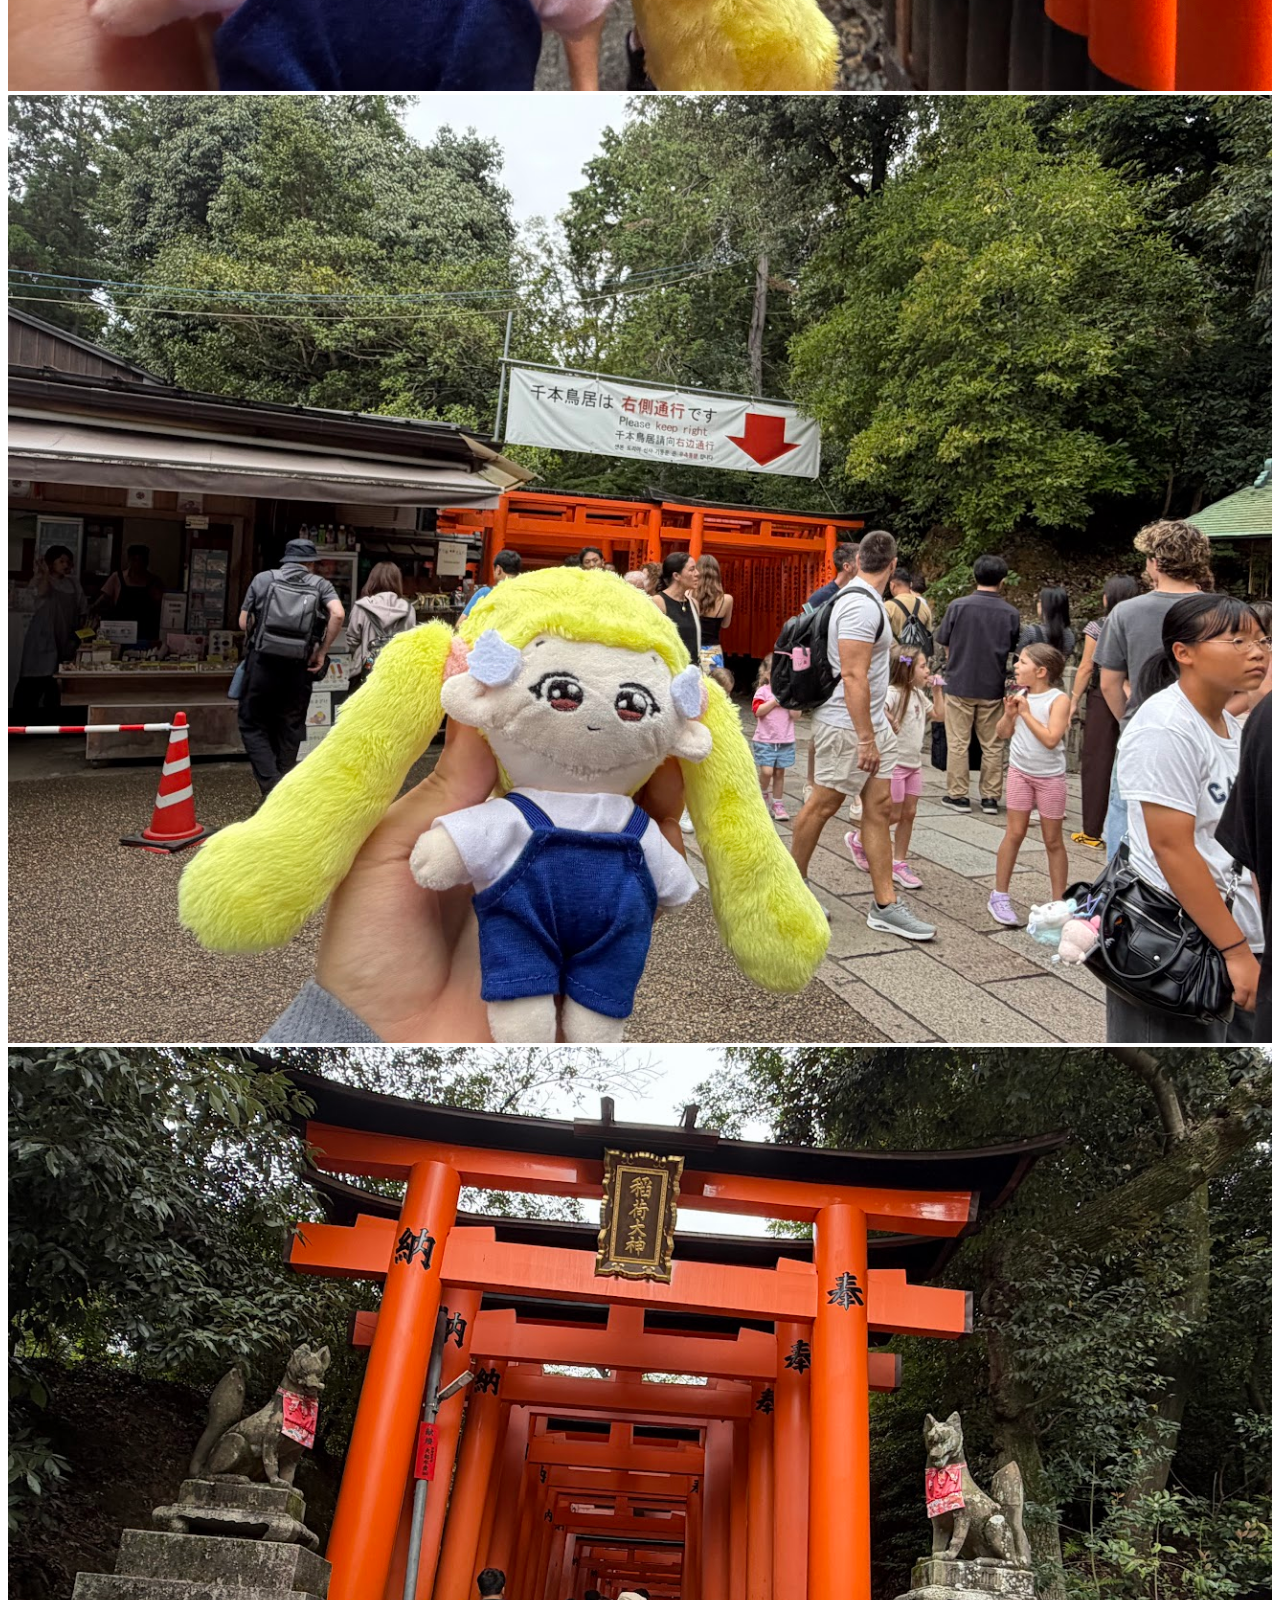
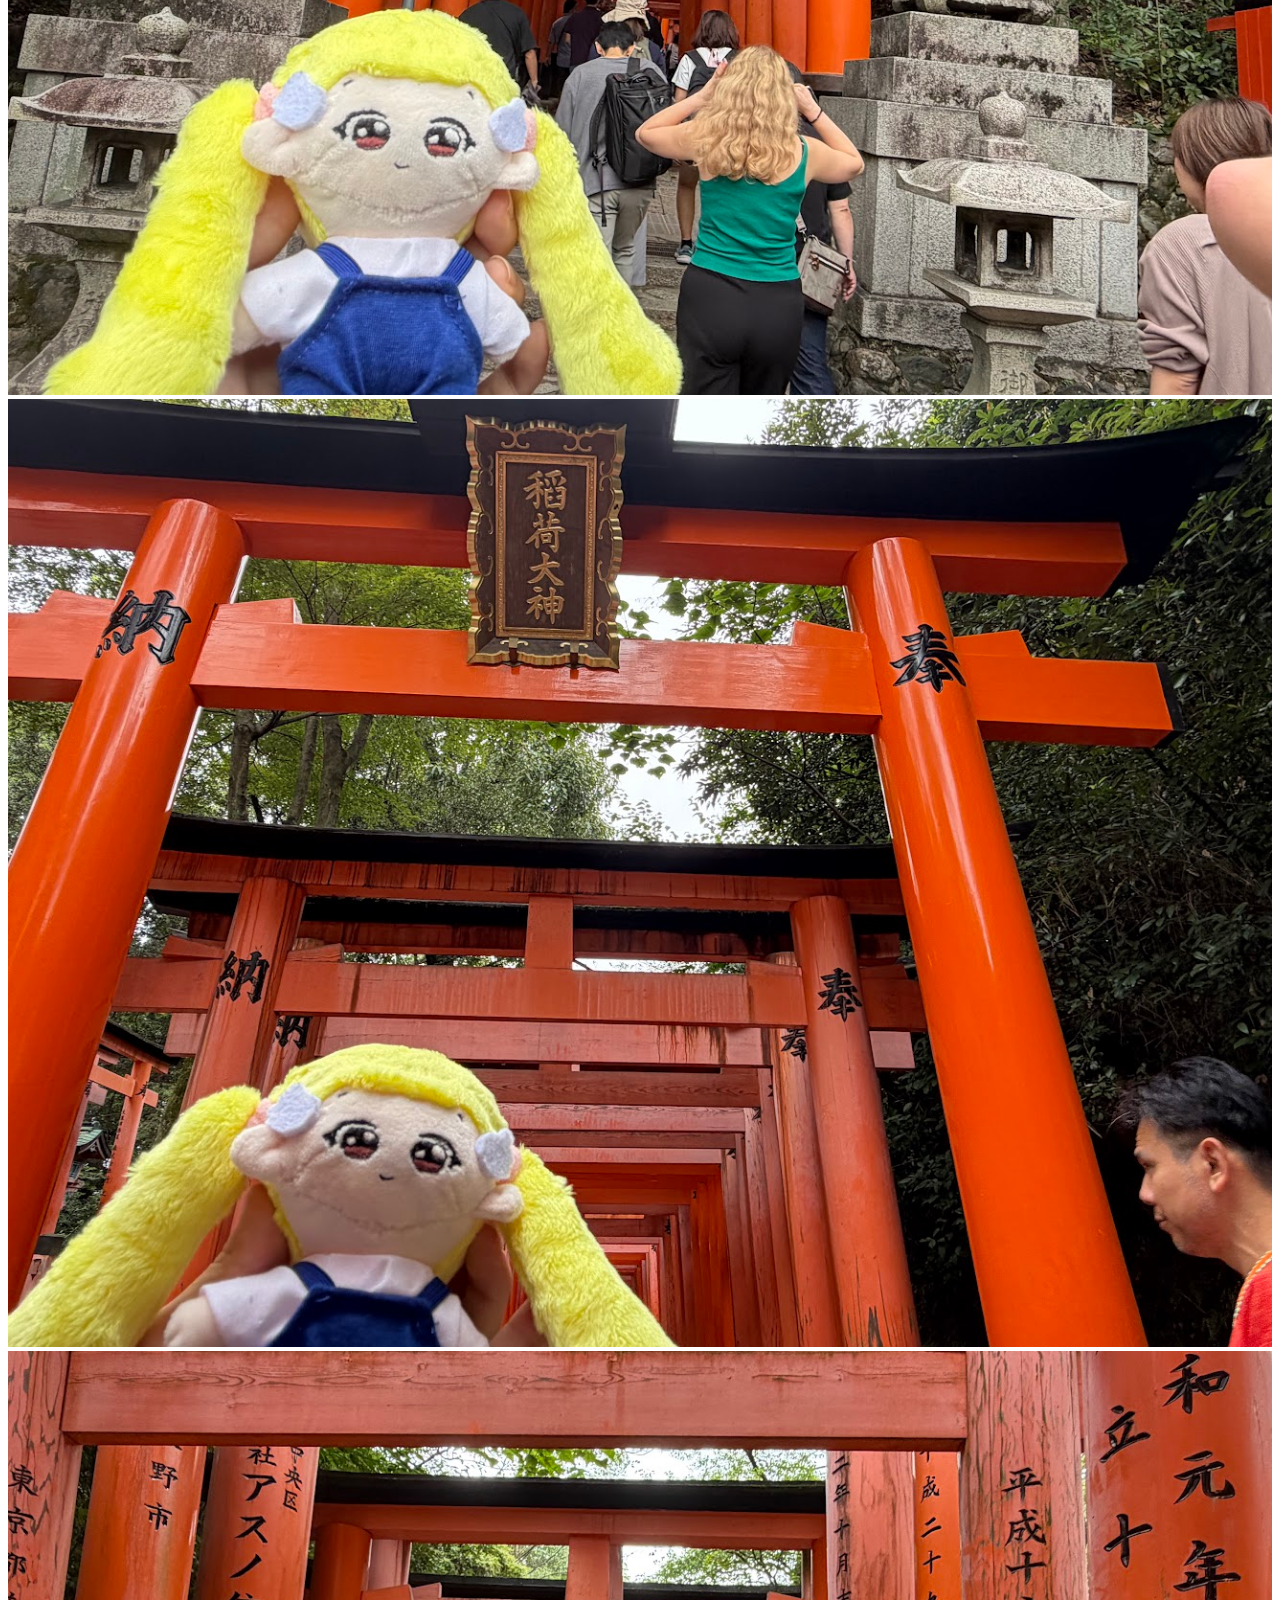
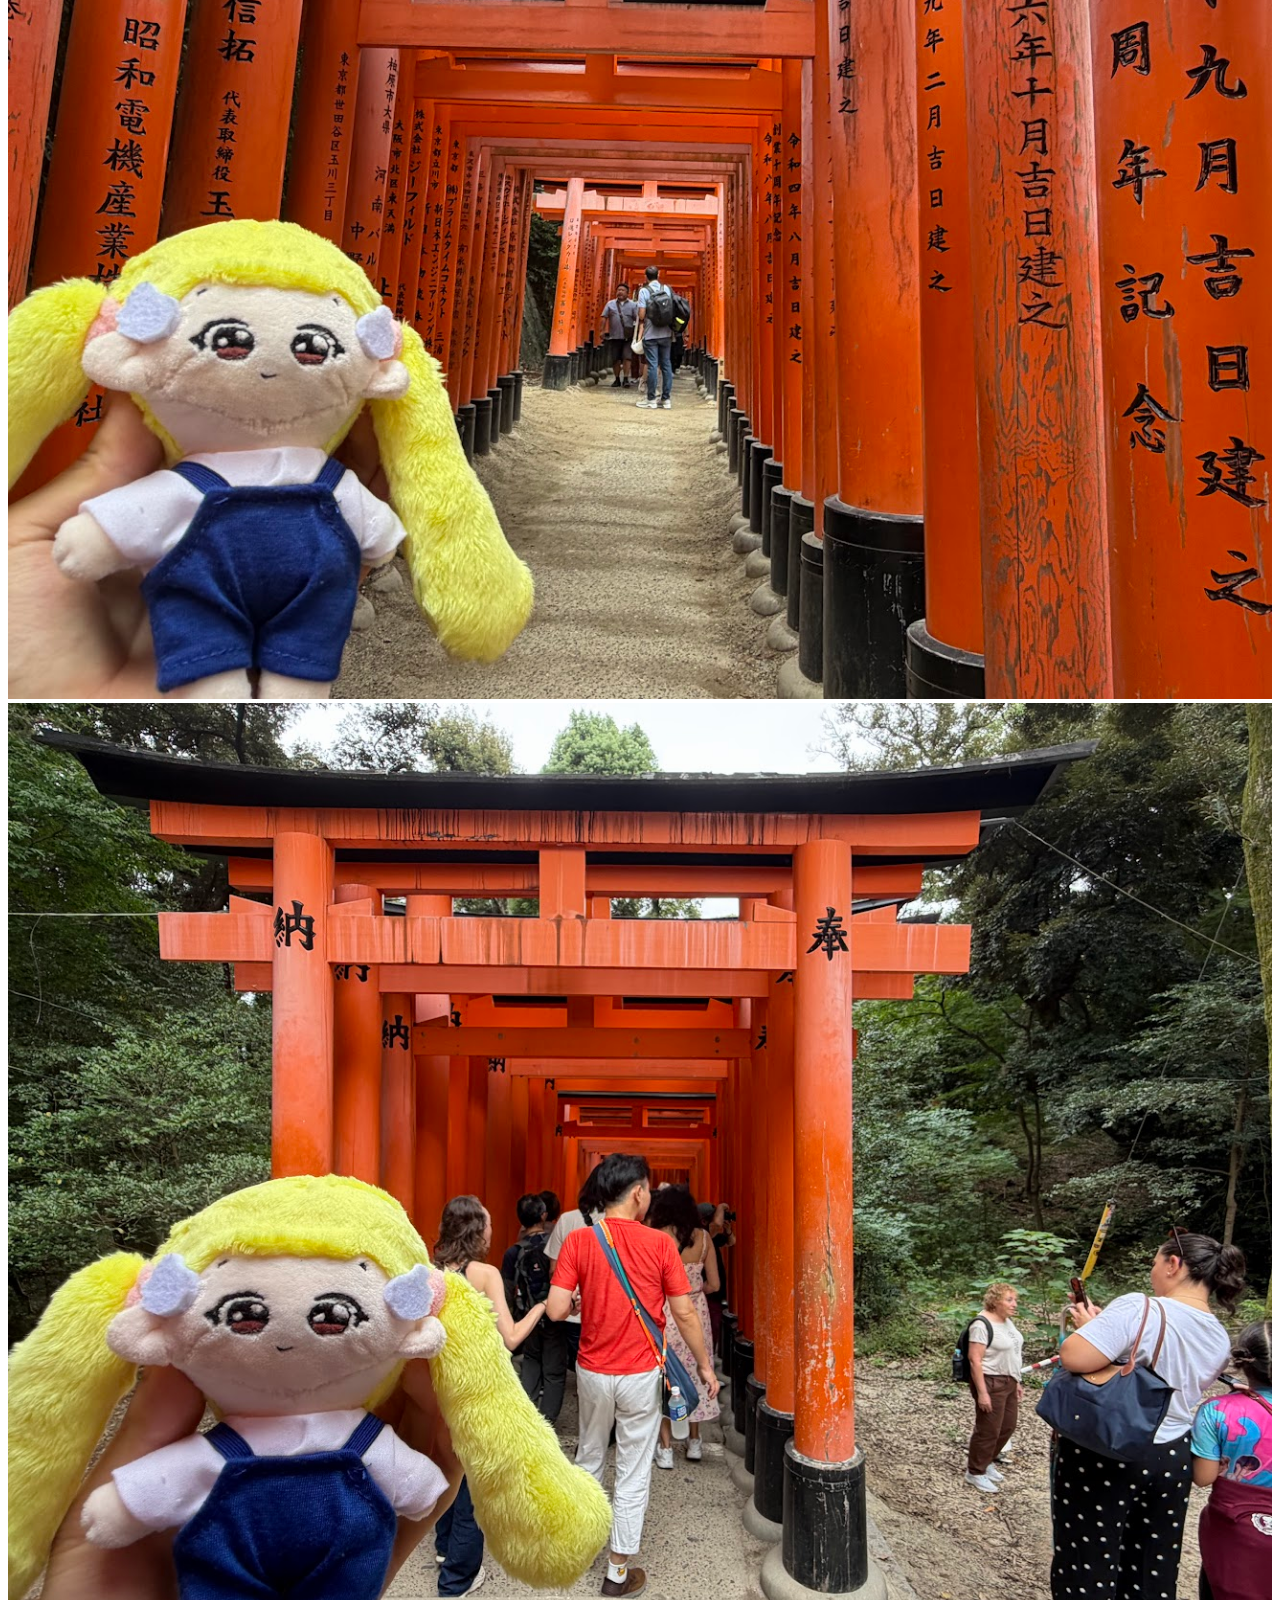
<file: hushimi.html>
<!DOCTYPE html>
<html lang="ja">
<head>
    <meta charset="UTF-8">
    <meta name="viewport" content="width=device-width, initial-scale=1.0">
    <title>伏見稲荷大社</title>
    <style>img{width:100%;max-width: 100%; height: auto;}</style>
</head>
<body>
    <h1>伏見稲荷大社</h1>
    <img src="伏見1.jpg" alt="ぬいゆるり みかげ">
    <img src="伏見2.jpg" alt="ぬいゆるり みかげ">
    <img src="伏見3.jpg" alt="ぬいゆるり みかげ">
    <img src="伏見4.jpg" alt="ぬいゆるり みかげ">
    <img src="伏見5.jpg" alt="ぬいゆるり みかげ">
    <img src="伏見6.jpg" alt="ぬいゆるり みかげ">
    <img src="伏見7.jpg" alt="ぬいゆるり みかげ">
    <img src="伏見8.jpg" alt="ぬいゆるり みかげ">
    <img src="伏見9.jpg" alt="ぬいゆるり みかげ">
    <img src="伏見10.jpg" alt="ぬいゆるり みかげ">
    <img src="伏見11.jpg" alt="ぬいゆるり みかげ">
    <img src="伏見12.jpg" alt="ぬいゆるり みかげ">
    <img src="伏見13.jpg" alt="ぬいゆるり みかげ">
    <img src="伏見14.jpg" alt="ぬいゆるり みかげ">
    <img src="伏見15.jpg" alt="ぬいゆるり みかげ">
    <img src="伏見16.jpg" alt="ぬいゆるり みかげ">
    <img src="伏見17.jpg" alt="ぬいゆるり みかげ">
    <img src="伏見18.jpg" alt="ぬいゆるり みかげ">
    <img src="伏見19.jpg" alt="ぬいゆるり みかげ">
    <img src="伏見20.jpg" alt="ぬいゆるり みかげ">
    <img src="伏見21.jpg" alt="ぬいゆるり みかげ">
    <img src="伏見22.jpg" alt="ぬいゆるり みかげ">
    <img src="伏見23.jpg" alt="ぬいゆるり みかげ">
    <img src="伏見24.jpg" alt="ぬいゆるり みかげ">
    <img src="伏見25.jpg" alt="ぬいゆるり みかげ">
    <img src="伏見26.jpg" alt="ぬいゆるり みかげ">
    <img src="伏見27.jpg" alt="ぬいゆるり みかげ">
    <img src="伏見28.jpg" alt="ぬいゆるり みかげ">
    <img src="伏見29.jpg" alt="ぬいゆるり みかげ">
    <img src="伏見30.jpg" alt="ぬいゆるり みかげ">
    <img src="伏見31.jpg" alt="ぬいゆるり みかげ">
    <img src="伏見32.jpg" alt="ぬいゆるり みかげ">
    <img src="伏見33.jpg" alt="ぬいゆるり みかげ">
    <img src="伏見34.jpg" alt="ぬいゆるり みかげ">
　  <img src="伏見35.jpg" alt="ぬいゆるり みかげ">
    <img src="伏見36.jpg" alt="ぬいゆるり みかげ">
    <img src="伏見37.jpg" alt="ぬいゆるり みかげ">
    <img src="伏見38.jpg" alt="ぬいゆるり みかげ">
  
   <p>2026/09/23 伏見稲荷大社</p>
   <p><a href="index.html">トップページへ</a></p>
                        
</body>
</file>
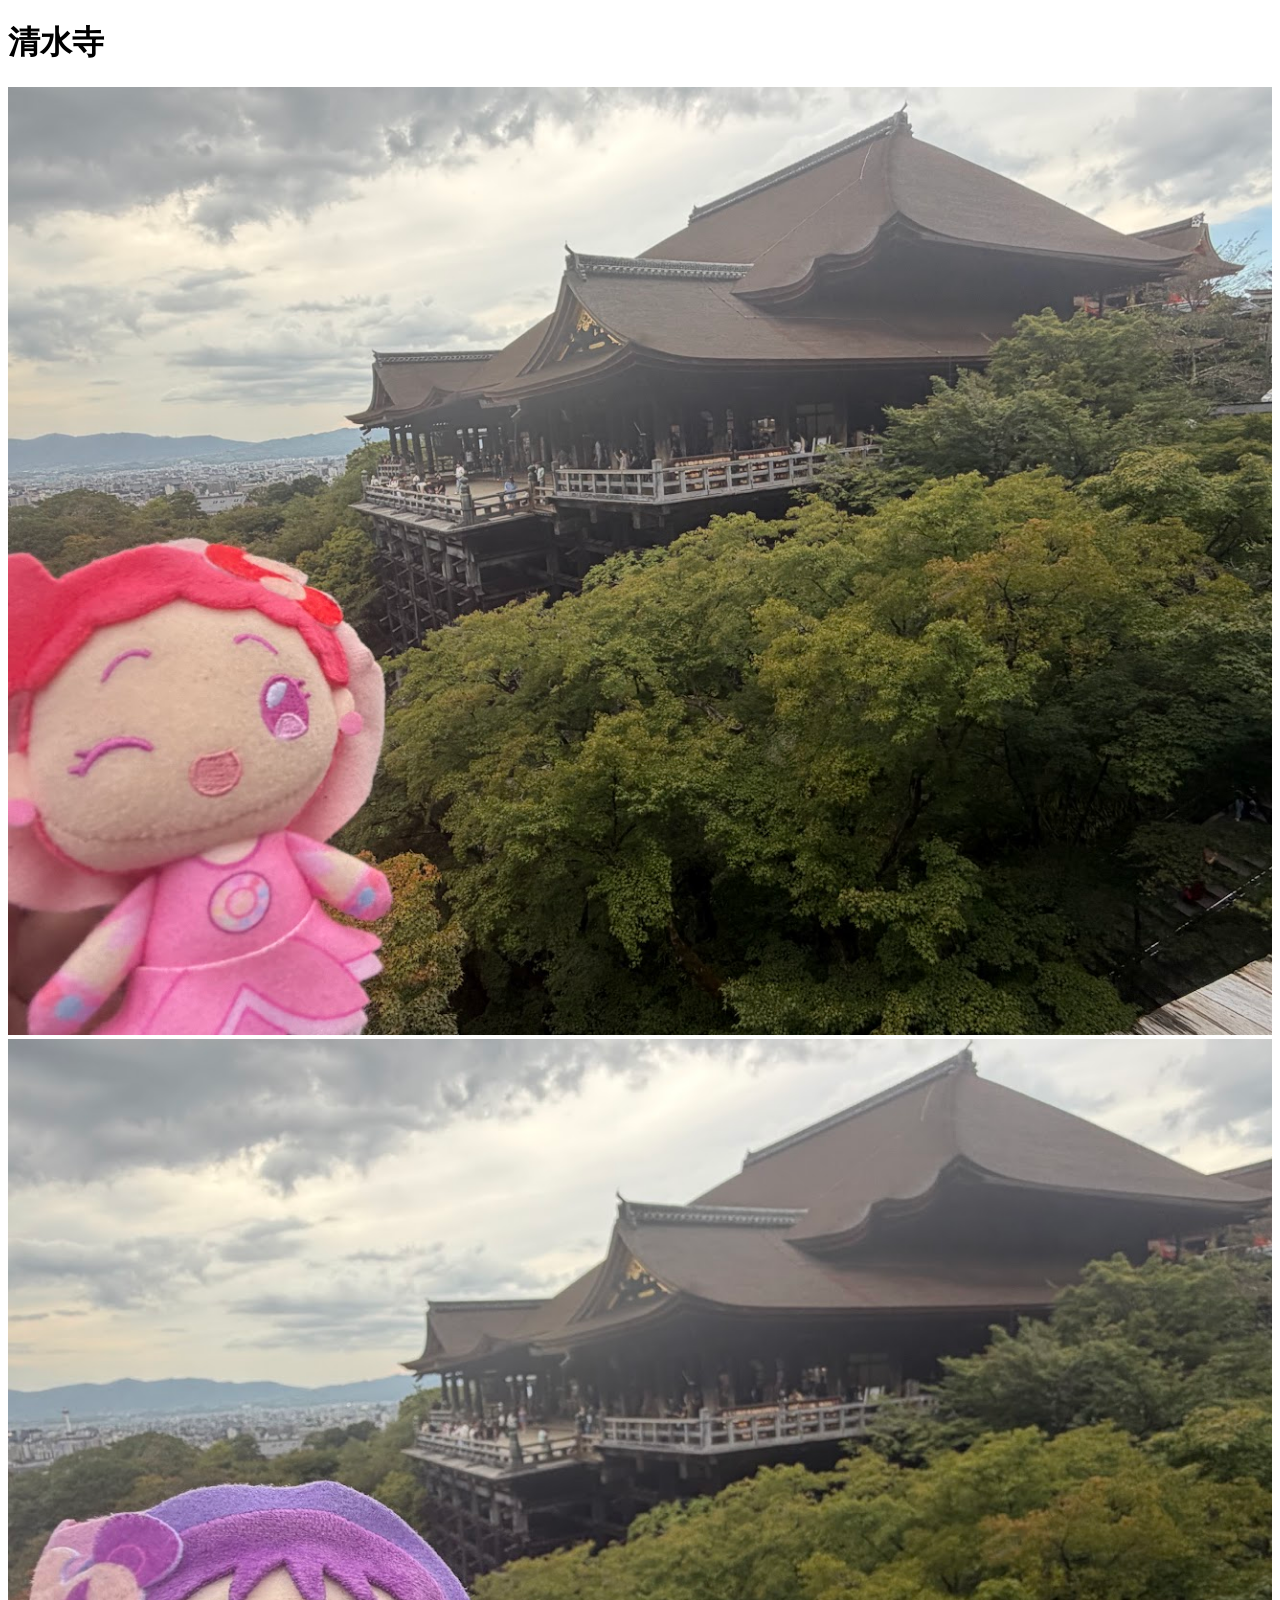
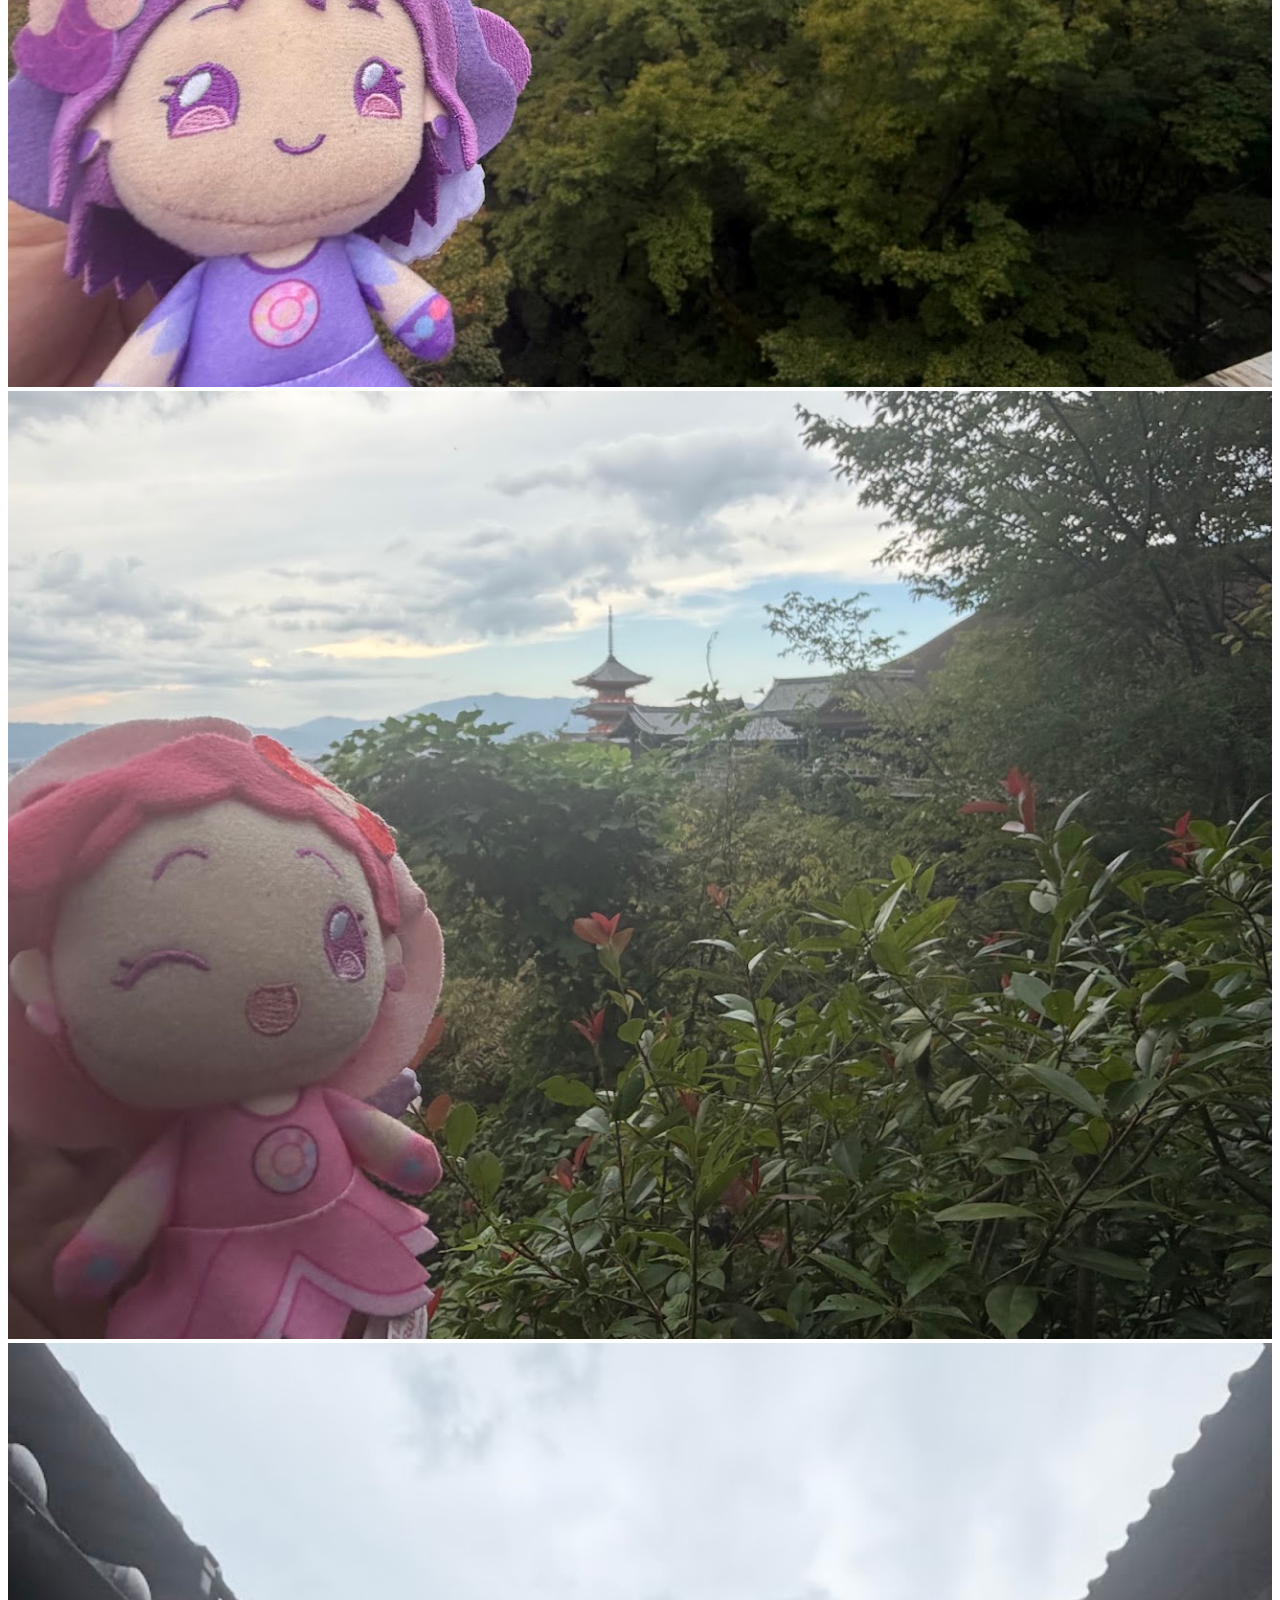
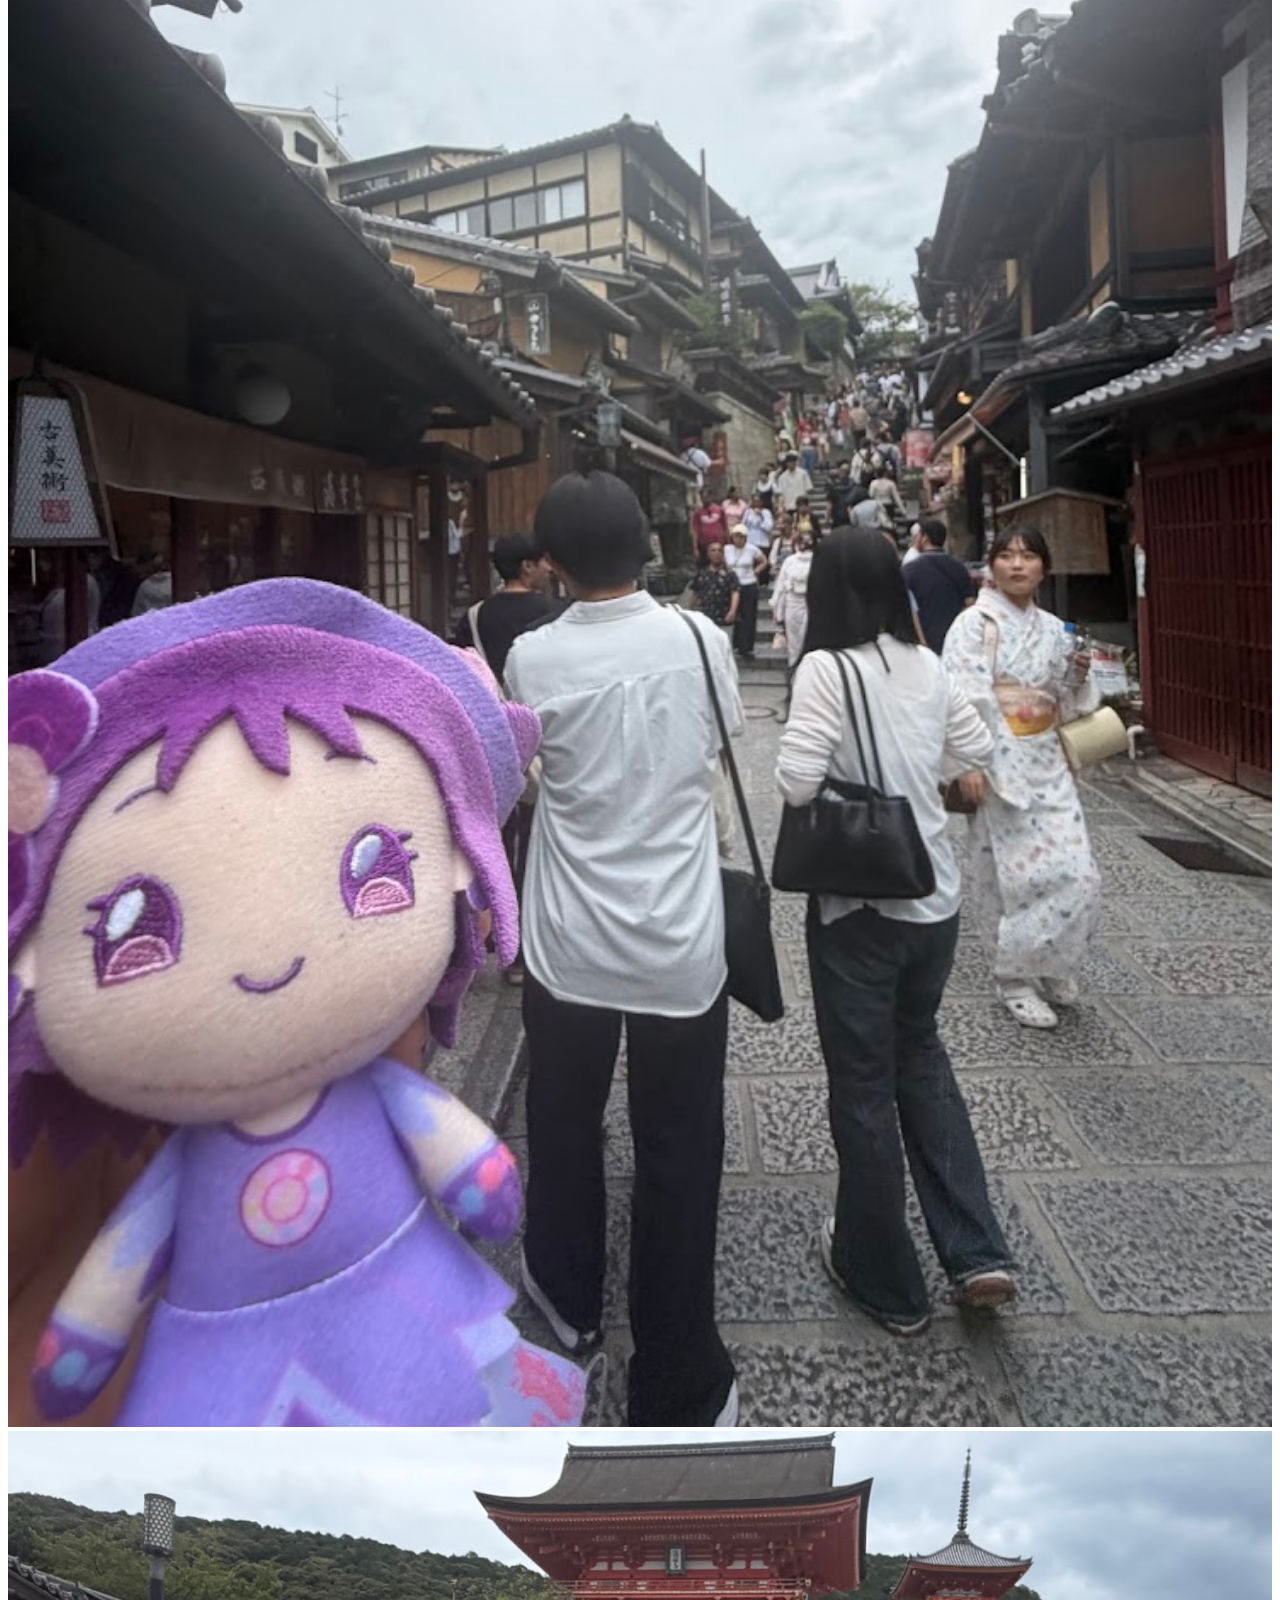
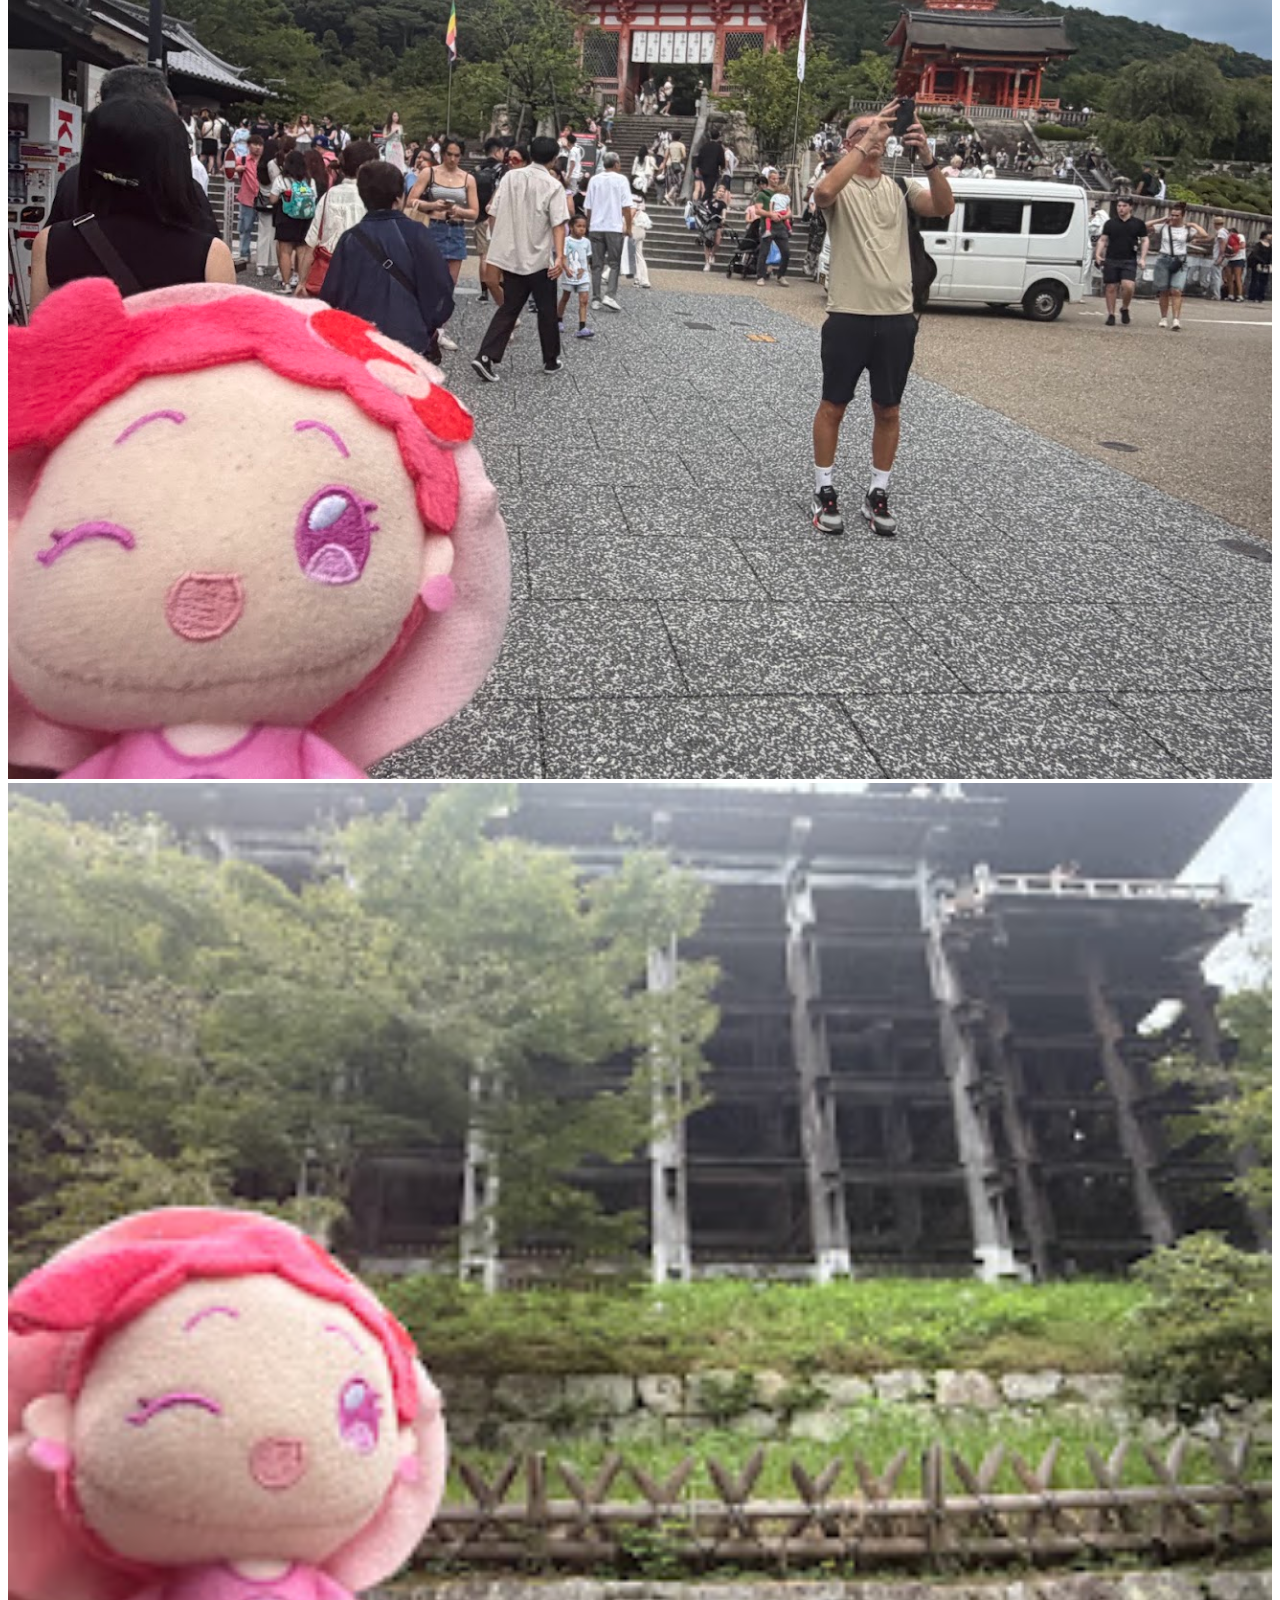
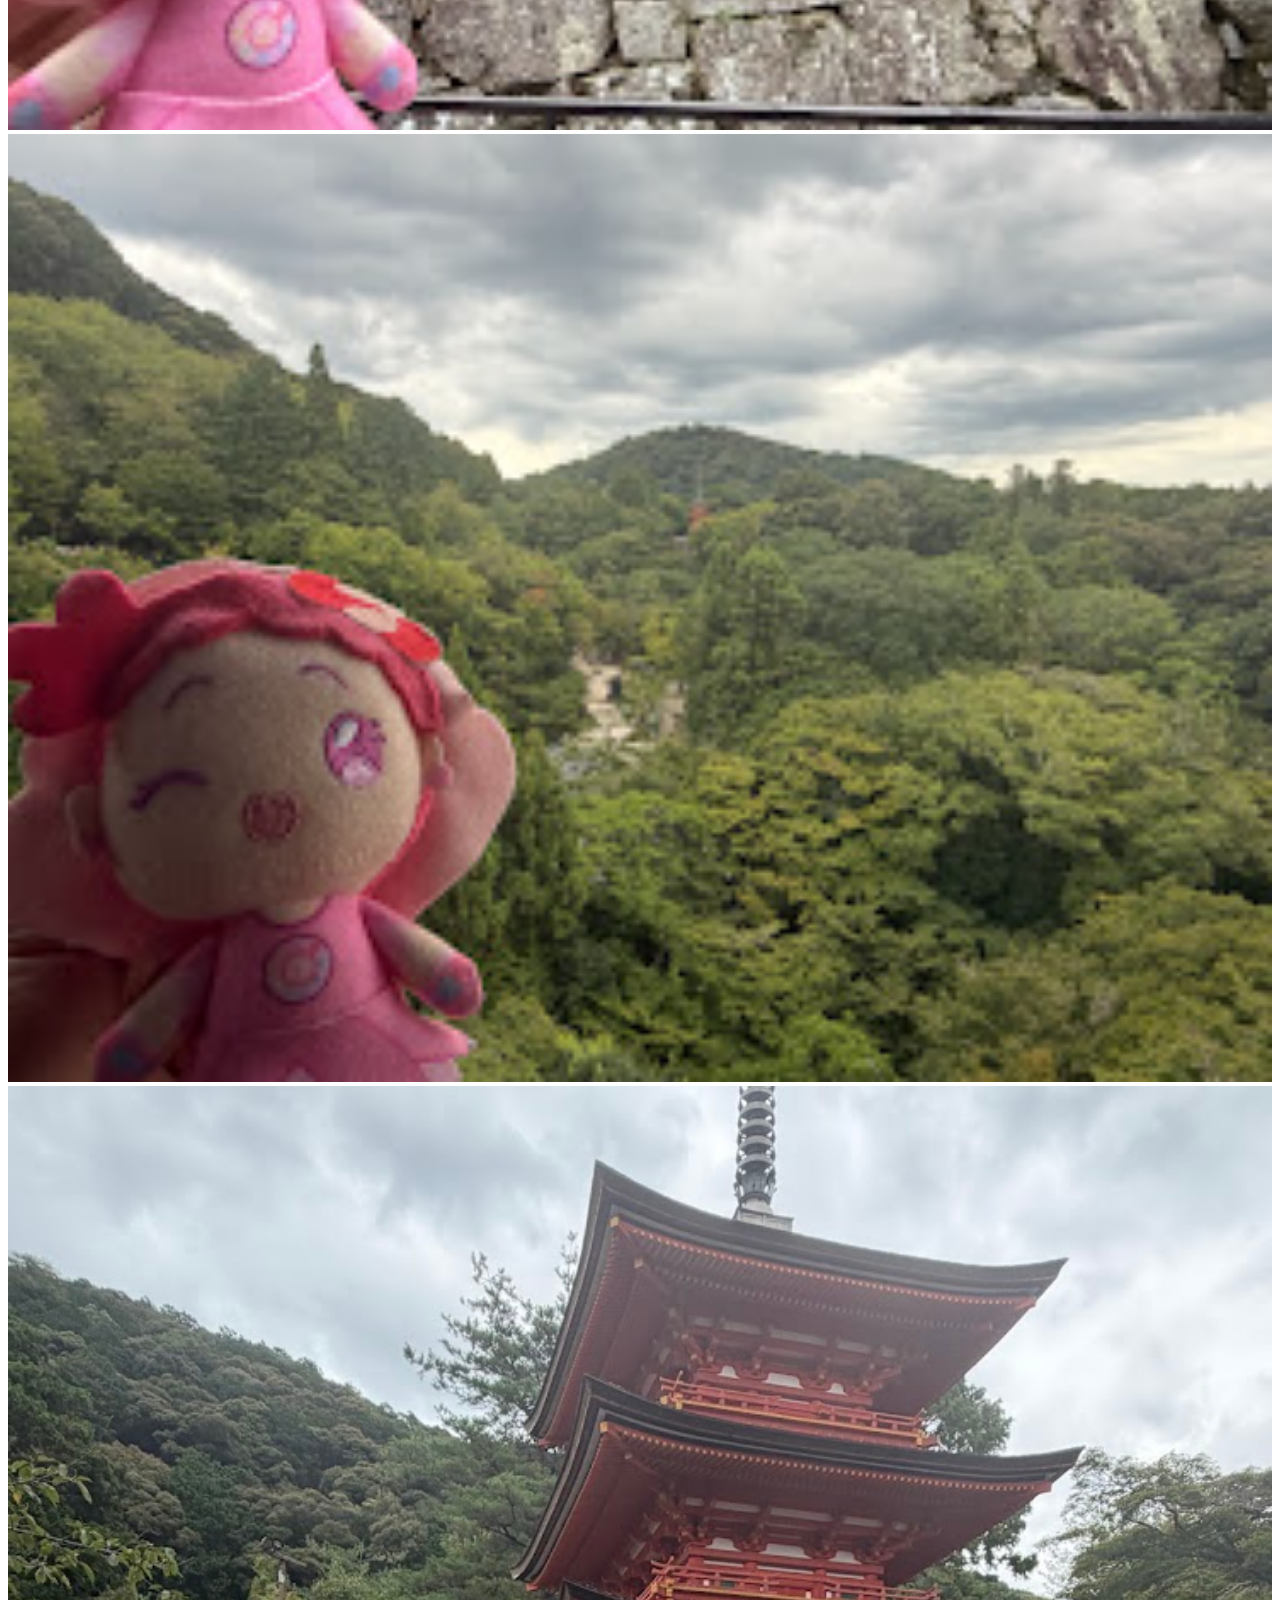
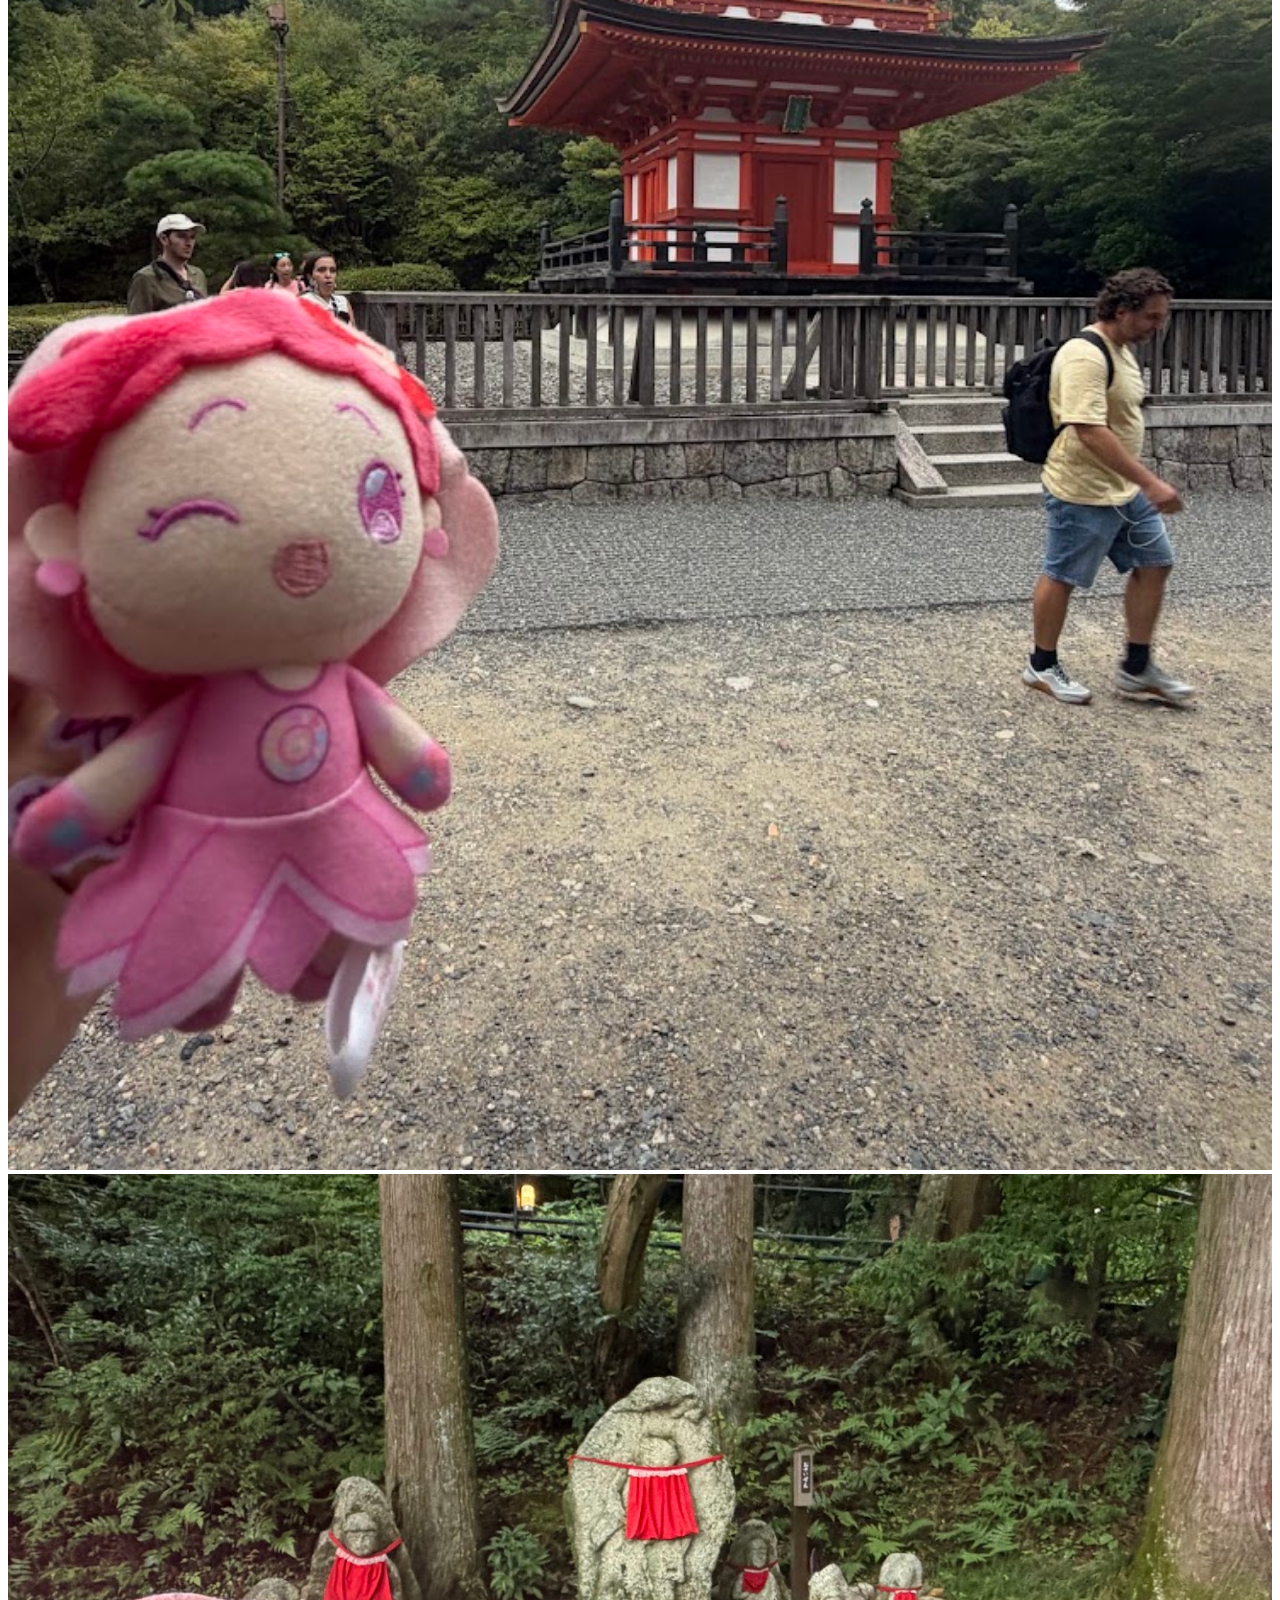
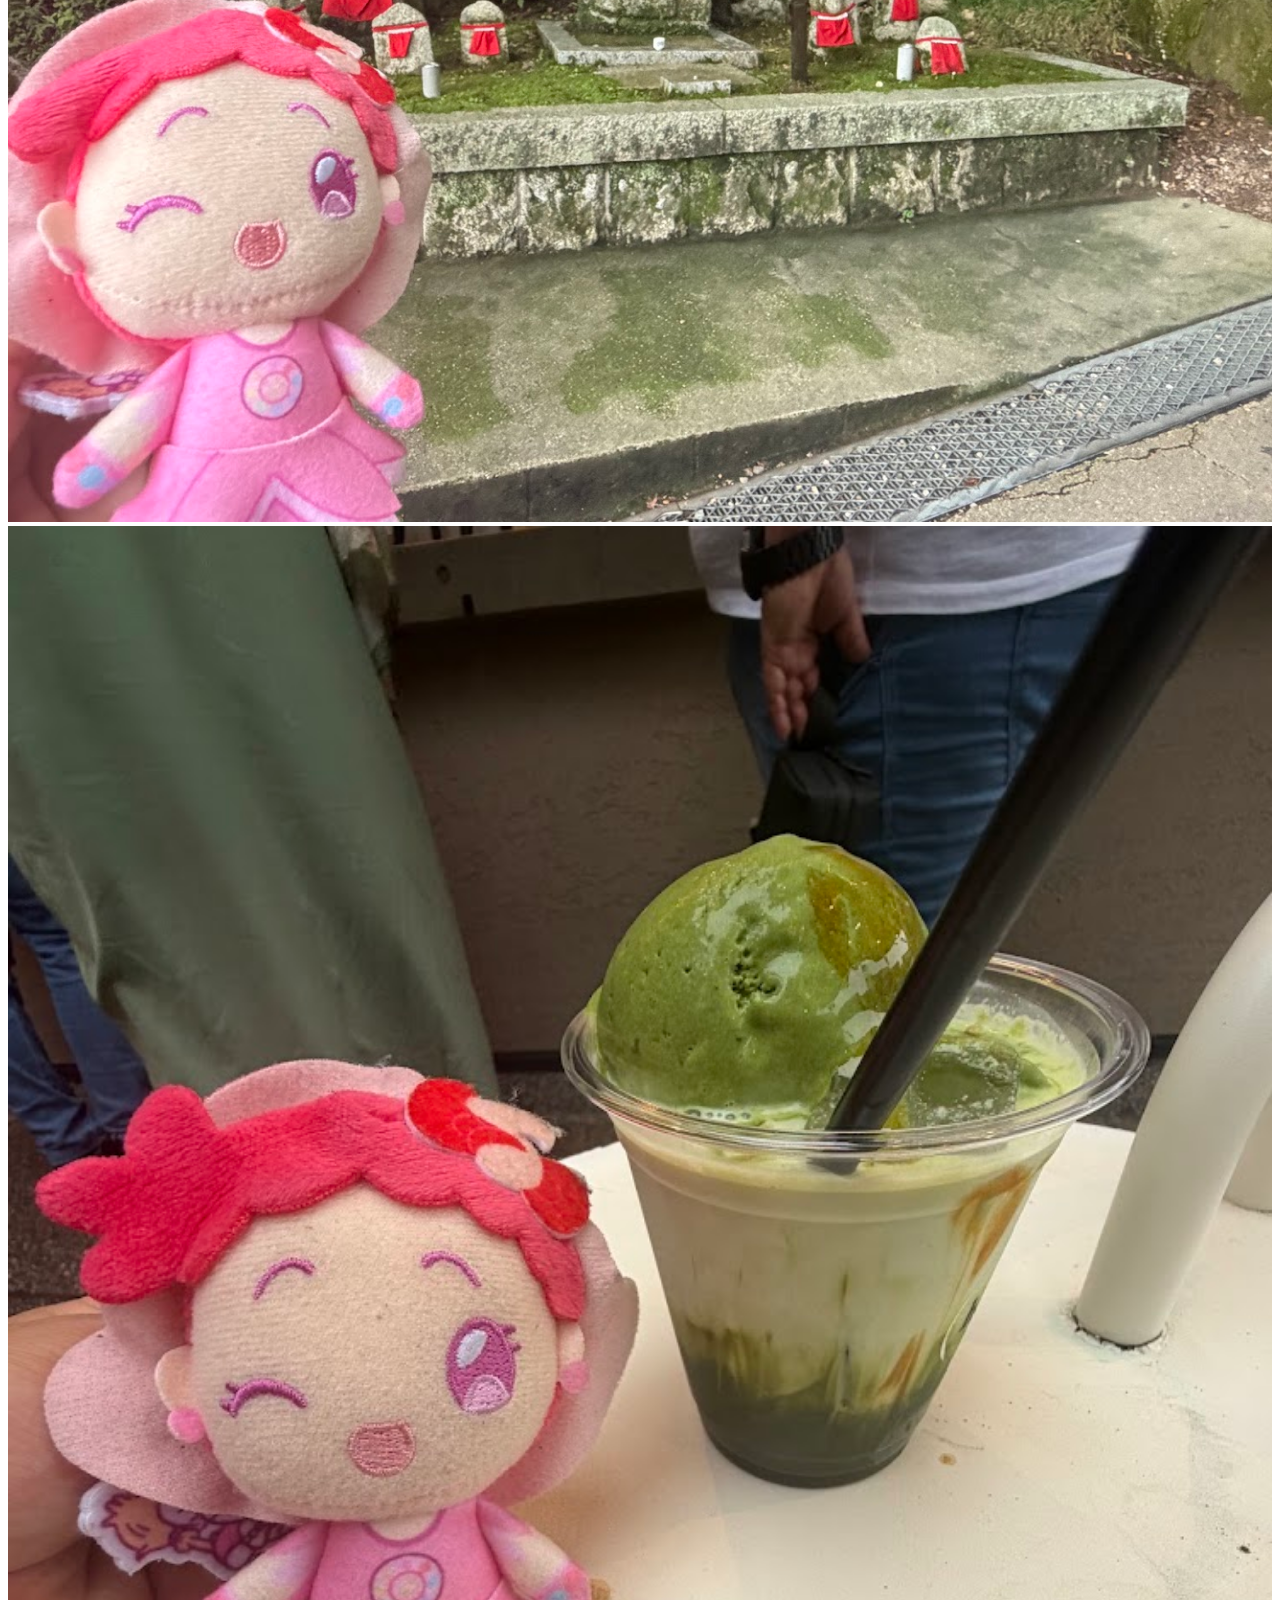
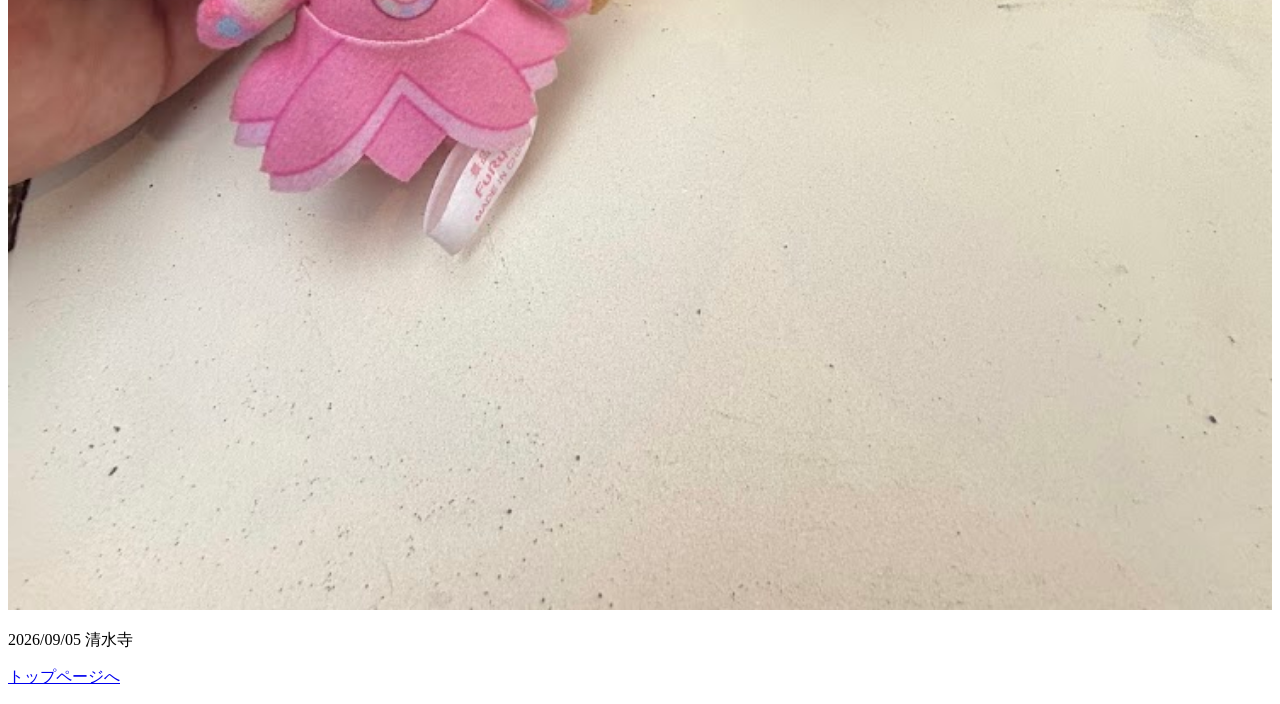
<file: kiyomizu.html>
<!DOCTYPE html>
<html lang="ja">
<head>
    <meta charset="UTF-8">
    <meta name="viewport" content="width=device-width, initial-scale=1.0">
    <title>清水寺</title>
    <style>img{width:100%;max-width: 100%; height: auto;}</style>
</head>
<body>
    <h1>清水寺</h1>
    <img src="清水寺どれみ.jpg" alt="清水寺どれみ">
    <img src="清水寺おんぷ.jpg" alt="清水寺おんぷ">
    <img src="塔どれみ.jpg" alt="塔どれみ">
    <img src="坂おんぷ.jpg" alt="坂おんぷ">
    <img src="赤門どれみ.jpg"alt="赤門どれみ">
    <img src="清水6.jpg"alt="清水6">
    <img src="清水7.jpg"alt="清水7">
    <img src="清水8.jpg"alt="清水8">
    <img src="清水9.jpg"alt="清水9">
    <img src="清水10.jpg"alt="清水10">
    <p>2026/09/05 清水寺</p>
   <p><a href="index.html">トップページへ</a></p>
                        
</body>
</html>
</file>
<file: styles.css>
a:hover{color:orange;}
a:active{color:white;}
.btn {
  display: inline-block;
  padding: 10px 20px;
  background-color: blue;
  color: white;
  text-decoration: none;
  border-radius: 5px;
}
</file>
